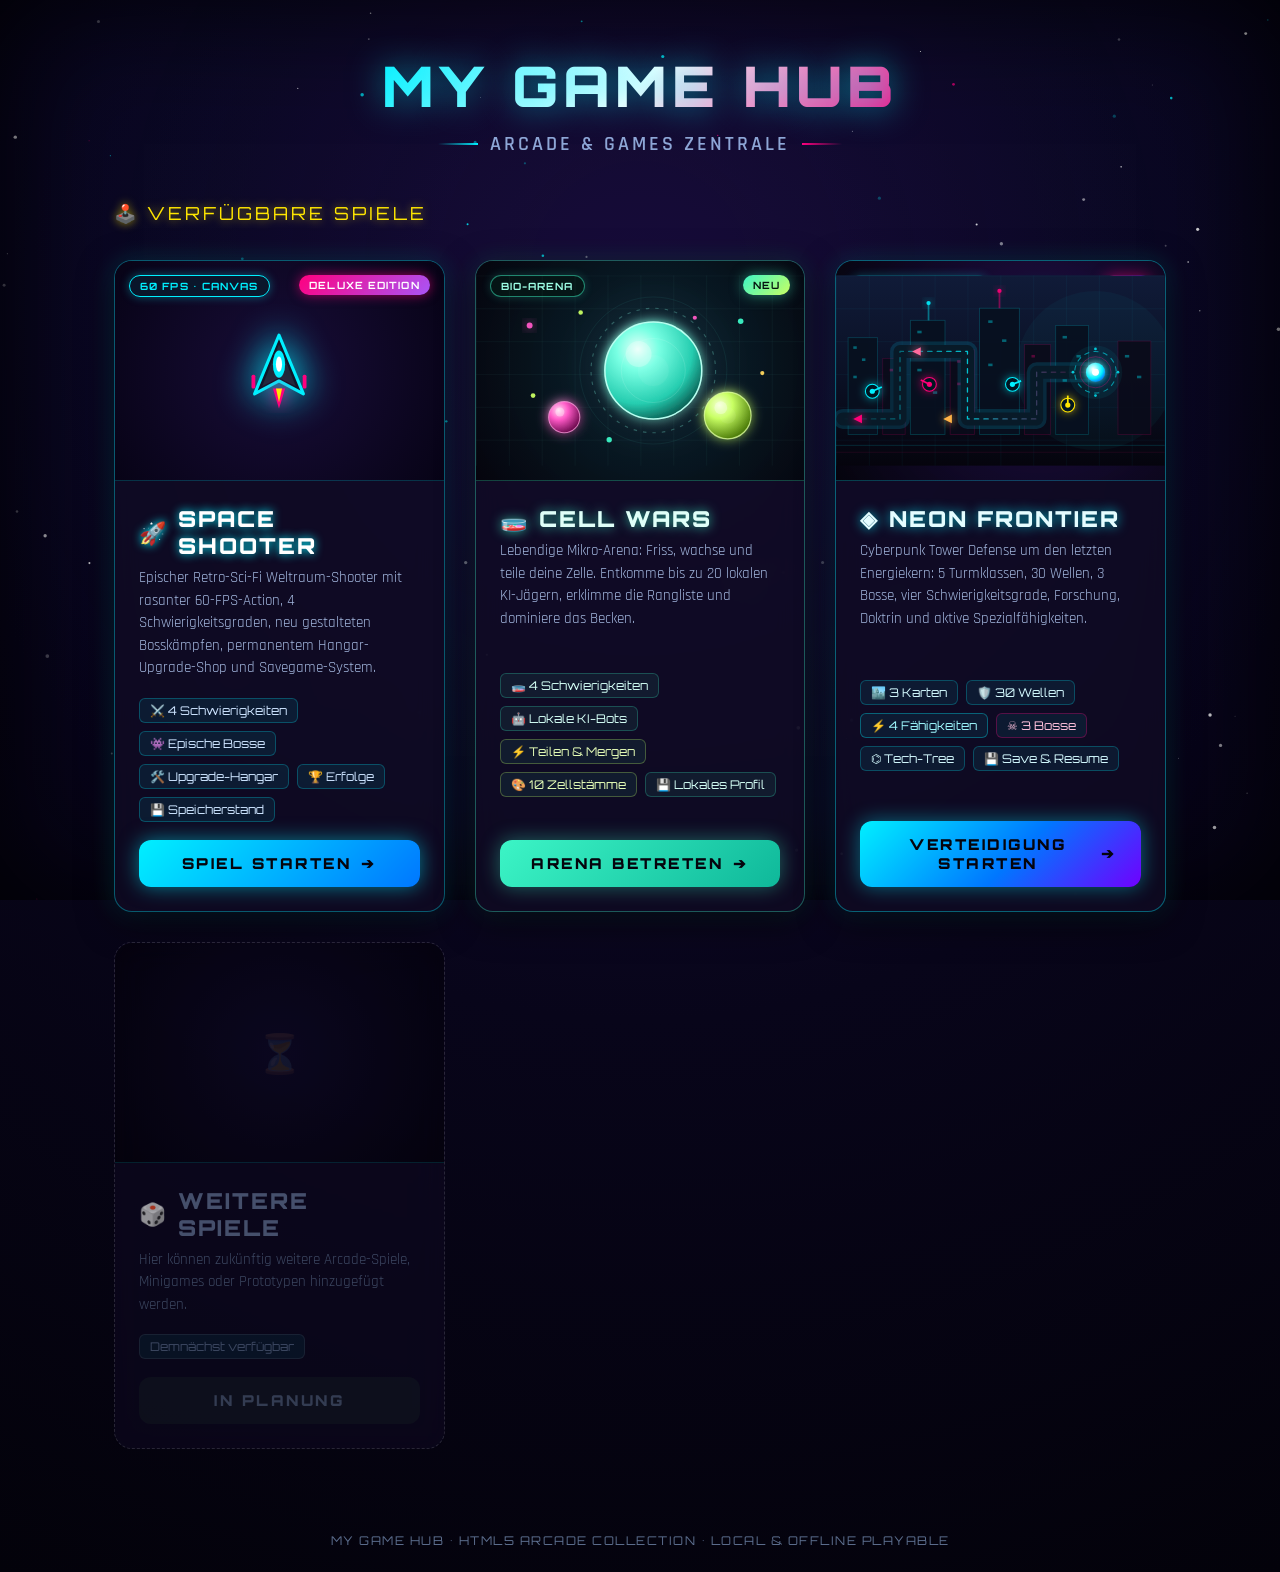
<file: index.html>
<!DOCTYPE html>
<html lang="de">
<head>
  <meta charset="UTF-8">
  <meta name="viewport" content="width=device-width, initial-scale=1.0">
  <title>My Game Hub - Arcade & Games</title>
  <link rel="preconnect" href="https://fonts.googleapis.com">
  <link rel="preconnect" href="https://fonts.gstatic.com" crossorigin>
  <link href="https://fonts.googleapis.com/css2?family=Orbitron:wght@500;700;900&family=Rajdhani:wght@500;600;700&display=swap" rel="stylesheet">
  <style>
    :root {
      --primary: #00f0ff;
      --secondary: #ff007f;
      --accent: #ffe600;
      --success: #39ff14;
      --dark-bg: #060412;
      --card-bg: rgba(16, 12, 36, 0.82);
      --border-glow: rgba(0, 240, 255, 0.35);
    }

    * {
      box-sizing: border-box;
      margin: 0;
      padding: 0;
      user-select: none;
    }

    body {
      min-height: 100vh;
      background: radial-gradient(circle at 50% 20%, #150d38 0%, #08051a 50%, #03020a 100%);
      font-family: 'Rajdhani', sans-serif;
      color: #fff;
      display: flex;
      flex-direction: column;
      align-items: center;
      position: relative;
      overflow-x: hidden;
    }

    /* Ambient animated canvas background */
    #bg-canvas {
      position: fixed;
      top: 0;
      left: 0;
      width: 100vw;
      height: 100vh;
      z-index: 0;
      pointer-events: none;
      opacity: 0.85;
    }

    /* Vignette & scanline */
    .vignette {
      position: fixed;
      top: 0;
      left: 0;
      width: 100%;
      height: 100%;
      pointer-events: none;
      box-shadow: inset 0 0 120px rgba(0, 0, 0, 0.85);
      z-index: 1;
    }

    /* Header */
    header {
      position: relative;
      z-index: 2;
      margin-top: 50px;
      margin-bottom: 45px;
      text-align: center;
      padding: 0 20px;
    }

    .hub-title {
      font-family: 'Orbitron', sans-serif;
      font-size: clamp(34px, 5vw, 56px);
      font-weight: 900;
      letter-spacing: 5px;
      background: linear-gradient(135deg, #00f0ff 0%, #ffffff 50%, #ff007f 100%);
      -webkit-background-clip: text;
      -webkit-text-fill-color: transparent;
      text-shadow: 0 0 35px rgba(0, 240, 255, 0.55);
      margin-bottom: 10px;
      text-transform: uppercase;
    }

    .hub-subtitle {
      font-family: 'Rajdhani', sans-serif;
      font-size: clamp(16px, 2vw, 20px);
      font-weight: 600;
      letter-spacing: 3px;
      color: #8da6d6;
      text-transform: uppercase;
      display: flex;
      align-items: center;
      justify-content: center;
      gap: 12px;
    }

    .hub-subtitle::before,
    .hub-subtitle::after {
      content: '';
      display: inline-block;
      width: 40px;
      height: 2px;
      background: linear-gradient(90deg, transparent, #00f0ff);
    }
    .hub-subtitle::after {
      background: linear-gradient(90deg, #ff007f, transparent);
    }

    /* Main Container */
    main {
      position: relative;
      z-index: 2;
      width: 100%;
      max-width: 1100px;
      padding: 0 24px 60px;
      display: flex;
      flex-direction: column;
      align-items: center;
      gap: 36px;
    }

    /* Section Header */
    .section-title {
      font-family: 'Orbitron', sans-serif;
      font-size: 18px;
      letter-spacing: 3px;
      color: #ffe600;
      text-shadow: 0 0 10px rgba(255, 230, 0, 0.6);
      align-self: flex-start;
      display: flex;
      align-items: center;
      gap: 8px;
    }

    /* Game Cards Grid */
    .games-grid {
      display: grid;
      grid-template-columns: repeat(auto-fit, minmax(320px, 1fr));
      gap: 30px;
      width: 100%;
    }

    /* Featured Game Card */
    .game-card {
      background: var(--card-bg);
      backdrop-filter: blur(14px);
      -webkit-backdrop-filter: blur(14px);
      border: 1.5px solid var(--border-glow);
      border-radius: 18px;
      overflow: hidden;
      box-shadow: 0 10px 35px rgba(0, 0, 0, 0.6), 0 0 25px rgba(0, 240, 255, 0.18);
      transition: all 0.35s cubic-bezier(0.18, 0.89, 0.32, 1.28);
      display: flex;
      flex-direction: column;
      position: relative;
      text-decoration: none;
      color: inherit;
    }

    .game-card:hover {
      transform: translateY(-8px) scale(1.02);
      border-color: #00f0ff;
      box-shadow: 0 15px 45px rgba(0, 0, 0, 0.75), 0 0 45px rgba(0, 240, 255, 0.45);
    }

    /* Visual Banner / Artwork Preview */
    .card-banner {
      width: 100%;
      height: 220px;
      position: relative;
      overflow: hidden;
      background: radial-gradient(circle at center, #180d38 0%, #070316 100%);
      display: flex;
      justify-content: center;
      align-items: center;
      border-bottom: 1px solid rgba(0, 240, 255, 0.2);
    }

    .banner-graphic {
      position: relative;
      width: 100%;
      height: 100%;
      display: flex;
      justify-content: center;
      align-items: center;
    }

    /* Stylized Mini Ship Art */
    .ship-icon {
      width: 78px;
      height: 84px;
      filter: drop-shadow(0 0 18px #00f0ff);
      transition: transform 0.35s ease;
      animation: float-ship 3s ease-in-out infinite alternate;
    }

    .game-card:hover .ship-icon {
      transform: scale(1.15) translateY(-6px);
      filter: drop-shadow(0 0 28px #00f0ff) drop-shadow(0 0 40px #ff007f);
    }

    @keyframes float-ship {
      from { transform: translateY(-4px); }
      to { transform: translateY(4px); }
    }

    .card-badge {
      position: absolute;
      top: 14px;
      right: 14px;
      max-width: calc(50% - 22px);
      overflow: hidden;
      white-space: nowrap;
      text-overflow: ellipsis;
      background: linear-gradient(135deg, #ff007f, #a855f7);
      color: #fff;
      font-family: 'Orbitron', monospace;
      font-size: 10px;
      font-weight: 700;
      letter-spacing: 1.1px;
      padding: 4px 10px;
      border-radius: 20px;
      box-shadow: 0 0 12px rgba(255, 0, 127, 0.6);
      text-transform: uppercase;
    }

    .card-badge.tag-60fps {
      right: auto;
      left: 14px;
      background: rgba(10, 25, 45, 0.85);
      border: 1px solid #00f0ff;
      color: #00f0ff;
      box-shadow: 0 0 10px rgba(0, 240, 255, 0.35);
    }

    /* Card Details */
    .card-content {
      padding: 24px;
      display: flex;
      flex-direction: column;
      flex: 1;
      justify-content: space-between;
      gap: 18px;
    }

    .game-title {
      font-family: 'Orbitron', sans-serif;
      font-size: 22px;
      font-weight: 900;
      letter-spacing: 2px;
      color: #fff;
      display: flex;
      align-items: center;
      gap: 10px;
      text-shadow: 0 0 10px var(--primary);
    }

    .game-desc {
      font-size: 15px;
      color: #a4b8df;
      line-height: 1.5;
    }

    .feature-tags {
      display: flex;
      flex-wrap: wrap;
      gap: 8px;
    }

    .feature-tag {
      background: rgba(0, 240, 255, 0.08);
      border: 1px solid rgba(0, 240, 255, 0.25);
      border-radius: 6px;
      padding: 4px 10px;
      font-size: 12px;
      font-family: 'Orbitron', monospace;
      color: #cde4ff;
    }

    /* Launch Button */
    .card-btn {
      background: linear-gradient(135deg, #00f0ff, #0077ff);
      color: #05040d;
      border: none;
      font-family: 'Orbitron', sans-serif;
      font-weight: 900;
      font-size: 15px;
      letter-spacing: 2.5px;
      padding: 14px 24px;
      border-radius: 12px;
      text-align: center;
      text-transform: uppercase;
      box-shadow: 0 0 20px rgba(0, 240, 255, 0.5);
      transition: all 0.2s ease;
      display: flex;
      align-items: center;
      justify-content: center;
      gap: 10px;
    }

    .game-card:hover .card-btn {
      background: linear-gradient(135deg, #4ef2ff, #0099ff);
      box-shadow: 0 0 30px rgba(0, 240, 255, 0.85);
      transform: scale(1.02);
    }

    /* CELL WARS — scoped bio-arena identity */
    .cellwars-card {
      border-color: rgba(60, 245, 198, 0.34);
      box-shadow: 0 10px 35px rgba(0, 0, 0, 0.6), 0 0 25px rgba(60, 245, 198, 0.14);
    }

    .cellwars-card:hover {
      border-color: #3cf5c6;
      box-shadow: 0 15px 45px rgba(0, 0, 0, 0.75), 0 0 45px rgba(60, 245, 198, 0.4);
    }

    .cellwars-banner {
      background:
        radial-gradient(circle at 54% 48%, rgba(30, 130, 112, 0.32) 0%, rgba(7, 24, 32, 0.9) 46%, #05040d 100%);
      border-bottom-color: rgba(60, 245, 198, 0.25);
    }

    .cellwars-card .card-badge {
      right: 14px;
      background: linear-gradient(135deg, #3cf5c6, #c8ff63);
      color: #04130f;
      box-shadow: 0 0 14px rgba(60, 245, 198, 0.5);
    }

    .cellwars-card .card-badge.tag-bio {
      right: auto;
      left: 14px;
      background: rgba(5, 24, 22, 0.82);
      border: 1px solid rgba(60, 245, 198, 0.5);
      color: #9effe6;
      box-shadow: 0 0 10px rgba(60, 245, 198, 0.2);
    }

    .cellwars-art {
      width: 100%;
      height: 100%;
      display: block;
      transition: transform 0.4s ease;
    }

    .cellwars-card:hover .cellwars-art {
      transform: scale(1.035);
    }

    .cellwars-cell-main,
    .cellwars-cell-lime,
    .cellwars-cell-magenta {
      transform-box: fill-box;
      transform-origin: center;
    }

    .cellwars-cell-main {
      animation: cellwars-float 4.6s ease-in-out infinite;
    }

    .cellwars-cell-lime {
      animation: cellwars-float 5.4s ease-in-out -1.4s infinite reverse;
    }

    .cellwars-cell-magenta {
      animation: cellwars-float 4.1s ease-in-out -2.2s infinite;
    }

    @keyframes cellwars-float {
      0%, 100% { transform: translateY(-3px) scale(1); }
      50% { transform: translateY(3px) scale(1.018); }
    }

    .cellwars-card .game-title {
      color: #dffff8;
      text-shadow: 0 0 12px rgba(60, 245, 198, 0.8);
    }

    .cellwars-card .card-btn {
      background: linear-gradient(135deg, #3cf5c6, #0fb89a);
      box-shadow: 0 0 20px rgba(60, 245, 198, 0.4);
    }

    .cellwars-card:hover .card-btn {
      background: linear-gradient(135deg, #9effe6, #3cf5c6);
      box-shadow: 0 0 30px rgba(60, 245, 198, 0.75);
    }

    .cellwars-card .feature-tag {
      background: rgba(60, 245, 198, 0.07);
      border-color: rgba(60, 245, 198, 0.24);
      color: #d4fff6;
    }

    .cellwars-card .tag-lime {
      border-color: rgba(200, 255, 99, 0.28);
      color: #e7ffb8;
    }

    /* NEON FRONTIER — scoped cyber-defense identity */
    .neonfrontier-card {
      border-color: rgba(0, 240, 255, 0.38);
      box-shadow: 0 10px 35px rgba(0, 0, 0, 0.6), 0 0 25px rgba(0, 240, 255, 0.16);
    }

    .neonfrontier-card:hover {
      border-color: #00f0ff;
      box-shadow: 0 15px 45px rgba(0, 0, 0, 0.75), 0 0 48px rgba(0, 240, 255, 0.4), 0 0 34px rgba(255, 0, 119, 0.16);
    }

    .neonfrontier-banner {
      background:
        radial-gradient(circle at 62% 42%, rgba(0, 240, 255, 0.16) 0%, rgba(30, 12, 66, 0.55) 35%, #05040d 100%);
      border-bottom-color: rgba(0, 240, 255, 0.24);
    }

    .neonfrontier-card .card-badge {
      right: 14px;
      background: linear-gradient(135deg, #ff0077, #7000ff);
      color: #fff;
      box-shadow: 0 0 14px rgba(255, 0, 119, 0.5);
    }

    .neonfrontier-card .card-badge.tag-td {
      right: auto;
      left: 14px;
      background: rgba(5, 17, 28, 0.86);
      border: 1px solid rgba(0, 240, 255, 0.5);
      color: #9ff9ff;
      box-shadow: 0 0 10px rgba(0, 240, 255, 0.22);
    }

    .neonfrontier-art {
      width: 100%;
      height: 100%;
      display: block;
      transition: transform 0.4s ease;
    }

    .neonfrontier-card:hover .neonfrontier-art {
      transform: scale(1.035);
    }

    .nf-hub-ring,
    .nf-hub-core {
      transform-box: fill-box;
      transform-origin: center;
    }

    .nf-hub-ring {
      animation: nf-hub-spin 20s linear infinite;
    }

    .nf-hub-core {
      animation: nf-hub-pulse 2.8s ease-in-out infinite;
    }

    @keyframes nf-hub-spin {
      to { transform: rotate(360deg); }
    }

    @keyframes nf-hub-pulse {
      0%, 100% { opacity: 0.82; transform: scale(0.96); }
      50% { opacity: 1; transform: scale(1.05); }
    }

    .neonfrontier-card .game-title {
      color: #e4fdff;
      text-shadow: 0 0 12px rgba(0, 240, 255, 0.75);
    }

    .neonfrontier-card .card-btn {
      background: linear-gradient(135deg, #00f0ff, #0077ff 55%, #7000ff);
      box-shadow: 0 0 20px rgba(0, 240, 255, 0.42);
    }

    .neonfrontier-card:hover .card-btn {
      background: linear-gradient(135deg, #7ffaff, #00c8ff 48%, #b26bff);
      box-shadow: 0 0 32px rgba(0, 240, 255, 0.78), 0 0 20px rgba(255, 0, 119, 0.2);
    }

    .neonfrontier-card .feature-tag {
      background: rgba(0, 240, 255, 0.07);
      border-color: rgba(0, 240, 255, 0.24);
      color: #d4faff;
    }

    .neonfrontier-card .tag-cyan {
      border-color: rgba(0, 240, 255, 0.34);
      color: #9ff9ff;
    }

    .neonfrontier-card .tag-pink {
      border-color: rgba(255, 0, 119, 0.3);
      color: #ffc1dc;
    }

    /* Placeholder Card for upcoming games */
    .game-card.placeholder {
      border: 1.5px dashed rgba(255, 255, 255, 0.2);
      box-shadow: none;
      opacity: 0.65;
      cursor: default;
    }

    .game-card.placeholder:hover {
      transform: none;
      border-color: rgba(255, 255, 255, 0.35);
      box-shadow: none;
    }

    /* Footer */
    footer {
      position: relative;
      z-index: 2;
      margin-top: auto;
      padding: 24px;
      text-align: center;
      font-family: 'Orbitron', monospace;
      font-size: 12px;
      letter-spacing: 1.5px;
      color: #5d6f8f;
    }
  </style>
</head>
<body>

  <!-- Animated Starfield Background -->
  <canvas id="bg-canvas"></canvas>
  <div class="vignette"></div>

  <!-- Header Section -->
  <header>
    <h1 class="hub-title">MY GAME HUB</h1>
    <div class="hub-subtitle">ARCADE & GAMES ZENTRALE</div>
  </header>

  <!-- Main Content -->
  <main>
    <div class="section-title">
      <span>🕹️</span> VERFÜGBARE SPIELE
    </div>

    <div class="games-grid">
      <!-- 1. Space Shooter Featured Card -->
      <a href="space-shooter/index.html" class="game-card">
        <div class="card-banner">
          <div class="card-badge tag-60fps">60 FPS • CANVAS</div>
          <div class="card-badge">DELUXE EDITION</div>
          <div class="banner-graphic">
            <svg class="ship-icon" viewBox="0 0 100 110" fill="none" xmlns="http://www.w3.org/2000/svg">
              <!-- Glow Wings -->
              <path d="M50 8L82 85L50 68L18 85L50 8Z" fill="#0f172a" stroke="#00f0ff" stroke-width="4" stroke-linejoin="round"/>
              <path d="M50 20L72 75L50 64L28 75L50 20Z" fill="#1e293b"/>
              <!-- Glowing Cockpit -->
              <ellipse cx="50" cy="46" rx="8" ry="18" fill="#00f0ff"/>
              <ellipse cx="50" cy="46" rx="4" ry="10" fill="#ffffff"/>
              <!-- Thruster Flame -->
              <path d="M42 78L50 104L58 78Z" fill="#ff007f" filter="drop-shadow(0 0 10px #ff007f)"/>
              <path d="M46 78L50 96L54 78Z" fill="#ffe600"/>
              <!-- Wingtip Guns -->
              <rect x="14" y="60" width="5" height="18" fill="#ff007f" rx="2"/>
              <rect x="81" y="60" width="5" height="18" fill="#ff007f" rx="2"/>
            </svg>
          </div>
        </div>

        <div class="card-content">
          <div>
            <div class="game-title">
              <span>🚀</span> SPACE SHOOTER
            </div>
            <p class="game-desc" style="margin-top: 8px;">
              Epischer Retro-Sci-Fi Weltraum-Shooter mit rasanter 60-FPS-Action, 4 Schwierigkeitsgraden, 
              neu gestalteten Bosskämpfen, permanentem Hangar-Upgrade-Shop und Savegame-System.
            </p>
          </div>

          <div class="feature-tags">
            <span class="feature-tag">⚔️ 4 Schwierigkeiten</span>
            <span class="feature-tag">👾 Epische Bosse</span>
            <span class="feature-tag">🛠️ Upgrade-Hangar</span>
            <span class="feature-tag">🏆 Erfolge</span>
            <span class="feature-tag">💾 Speicherstand</span>
          </div>

          <div class="card-btn">
            <span>SPIEL STARTEN</span>
            <span>➔</span>
          </div>
        </div>
      </a>

      <!-- 2. CELL WARS -->
      <a href="cell-wars/index.html" class="game-card cellwars-card">
        <div class="card-banner cellwars-banner">
          <div class="card-badge tag-bio">BIO-ARENA</div>
          <div class="card-badge">NEU</div>
          <div class="banner-graphic">
            <svg class="cellwars-art" viewBox="0 0 380 220" role="img" aria-label="Mikro-Arena mit leuchtenden Zellen und Nahrungspartikeln">
              <defs>
                <radialGradient id="cwHubCellA" cx="34%" cy="28%" r="78%">
                  <stop offset="0" stop-color="#e7fff9"/>
                  <stop offset="0.28" stop-color="#78ffe3"/>
                  <stop offset="0.72" stop-color="#26cdb0"/>
                  <stop offset="1" stop-color="#07594f"/>
                </radialGradient>
                <radialGradient id="cwHubCellLime" cx="32%" cy="28%" r="76%">
                  <stop offset="0" stop-color="#f4ffd2"/>
                  <stop offset="0.38" stop-color="#c8ff63"/>
                  <stop offset="1" stop-color="#4b7a08"/>
                </radialGradient>
                <radialGradient id="cwHubCellMagenta" cx="32%" cy="28%" r="76%">
                  <stop offset="0" stop-color="#ffd8f2"/>
                  <stop offset="0.4" stop-color="#ff59c7"/>
                  <stop offset="1" stop-color="#6c0a4e"/>
                </radialGradient>
                <pattern id="cwHubGrid" width="38" height="38" patternUnits="userSpaceOnUse">
                  <path d="M38 0H0V38" fill="none" stroke="#5ff5d9" stroke-opacity="0.09" stroke-width="1"/>
                </pattern>
                <filter id="cwHubGlow" x="-70%" y="-70%" width="240%" height="240%">
                  <feGaussianBlur stdDeviation="7" result="blur"/>
                  <feMerge>
                    <feMergeNode in="blur"/>
                    <feMergeNode in="SourceGraphic"/>
                  </feMerge>
                </filter>
              </defs>

              <rect width="380" height="220" fill="url(#cwHubGrid)"/>
              <circle cx="205" cy="110" r="72" fill="none" stroke="#8affea" stroke-opacity="0.28" stroke-width="1.3" stroke-dasharray="4 7"/>
              <circle cx="205" cy="110" r="85" fill="none" stroke="#5ff5d9" stroke-opacity="0.08" stroke-width="1"/>

              <g class="cellwars-cell-magenta" filter="url(#cwHubGlow)">
                <circle cx="102" cy="164" r="18" fill="url(#cwHubCellMagenta)" stroke="#ff9ade" stroke-opacity="0.75" stroke-width="1.2"/>
                <circle cx="97" cy="158" r="5.2" fill="#fff" opacity="0.35"/>
              </g>

              <g class="cellwars-cell-lime" filter="url(#cwHubGlow)">
                <circle cx="291" cy="162" r="27" fill="url(#cwHubCellLime)" stroke="#dcff9a" stroke-opacity="0.8" stroke-width="1.4"/>
                <circle cx="283" cy="153" r="7.4" fill="#fff" opacity="0.34"/>
                <circle cx="291" cy="162" r="9.5" fill="#f5ffd6" opacity="0.08"/>
              </g>

              <g class="cellwars-cell-main" filter="url(#cwHubGlow)">
                <circle cx="205" cy="110" r="56" fill="url(#cwHubCellA)" stroke="#b6fff0" stroke-width="1.8"/>
                <circle cx="205" cy="110" r="37" fill="none" stroke="#d8fff8" stroke-opacity="0.16" stroke-width="1"/>
                <circle cx="188" cy="91" r="15" fill="#fff" opacity="0.26"/>
                <circle cx="205" cy="110" r="18" fill="#eafffb" opacity="0.06"/>
              </g>

              <g opacity="0.95">
                <circle cx="62" cy="58" r="3.4" fill="#ff59c7" filter="url(#cwHubGlow)"/>
                <circle cx="121" cy="43" r="2.6" fill="#c8ff63"/>
                <circle cx="306" cy="53" r="3.2" fill="#3cf5c6"/>
                <circle cx="331" cy="113" r="2.4" fill="#ffd75e"/>
                <circle cx="66" cy="139" r="2.7" fill="#c8ff63"/>
                <circle cx="154" cy="190" r="3.1" fill="#3cf5c6"/>
                <circle cx="253" cy="49" r="2.4" fill="#ff59c7"/>
              </g>
            </svg>
          </div>
        </div>

        <div class="card-content">
          <div>
            <div class="game-title">
              <span>🧫</span> CELL WARS
            </div>
            <p class="game-desc" style="margin-top: 8px;">
              Lebendige Mikro-Arena: Friss, wachse und teile deine Zelle. Entkomme bis zu 20
              lokalen KI-Jägern, erklimme die Rangliste und dominiere das Becken.
            </p>
          </div>

          <div class="feature-tags">
            <span class="feature-tag">🧫 4 Schwierigkeiten</span>
            <span class="feature-tag">🤖 Lokale KI-Bots</span>
            <span class="feature-tag tag-lime">⚡ Teilen &amp; Mergen</span>
            <span class="feature-tag tag-lime">🎨 10 Zellstämme</span>
            <span class="feature-tag">💾 Lokales Profil</span>
          </div>

          <div class="card-btn">
            <span>ARENA BETRETEN</span>
            <span>➔</span>
          </div>
        </div>
      </a>

      <!-- 3. NEON FRONTIER: LAST DEFENSE -->
      <a href="neon-frontier/index.html" class="game-card neonfrontier-card">
        <div class="card-banner neonfrontier-banner">
          <div class="card-badge tag-td">TOWER DEFENSE</div>
          <div class="card-badge">NEU</div>
          <div class="banner-graphic">
            <svg class="neonfrontier-art" viewBox="0 0 380 220" role="img" aria-label="Cyberpunk-Stadt mit Verteidigungsroute, Türmen und Energiekern">
              <defs>
                <linearGradient id="nfHubSky" x1="0" y1="0" x2="0" y2="1">
                  <stop offset="0" stop-color="#101b38"/>
                  <stop offset="0.55" stop-color="#0a1024"/>
                  <stop offset="1" stop-color="#05040d"/>
                </linearGradient>
                <radialGradient id="nfHubCore" cx="38%" cy="34%" r="70%">
                  <stop offset="0" stop-color="#ffffff"/>
                  <stop offset="0.28" stop-color="#9ffcff"/>
                  <stop offset="0.7" stop-color="#00f0ff"/>
                  <stop offset="1" stop-color="#0077ff"/>
                </radialGradient>
                <linearGradient id="nfHubBeam" x1="0" y1="0" x2="1" y2="0">
                  <stop offset="0" stop-color="#00f0ff" stop-opacity="0"/>
                  <stop offset="0.5" stop-color="#00f0ff" stop-opacity="0.8"/>
                  <stop offset="1" stop-color="#ff0077" stop-opacity="0"/>
                </linearGradient>
                <pattern id="nfHubGrid" width="38" height="38" patternUnits="userSpaceOnUse">
                  <path d="M38 0H0V38" fill="none" stroke="#00f0ff" stroke-opacity="0.08" stroke-width="1"/>
                </pattern>
                <filter id="nfHubGlow" x="-80%" y="-80%" width="260%" height="260%">
                  <feGaussianBlur stdDeviation="5" result="blur"/>
                  <feMerge>
                    <feMergeNode in="blur"/>
                    <feMergeNode in="SourceGraphic"/>
                  </feMerge>
                </filter>
              </defs>

              <rect width="380" height="220" fill="url(#nfHubSky)"/>
              <rect width="380" height="220" fill="url(#nfHubGrid)"/>
              <circle cx="300" cy="110" r="92" fill="#00f0ff" opacity="0.035"/>

              <!-- Skyline -->
              <g opacity="0.92">
                <rect x="14" y="72" width="34" height="112" fill="#07101f" stroke="#00f0ff" stroke-opacity="0.2"/>
                <rect x="54" y="96" width="26" height="88" fill="#0a0b1a" stroke="#ff0077" stroke-opacity="0.18"/>
                <rect x="86" y="52" width="40" height="132" fill="#07101f" stroke="#00f0ff" stroke-opacity="0.22"/>
                <rect x="132" y="86" width="28" height="98" fill="#0a0b1a" stroke="#ff0077" stroke-opacity="0.2"/>
                <rect x="166" y="38" width="46" height="146" fill="#07101f" stroke="#00f0ff" stroke-opacity="0.22"/>
                <rect x="218" y="80" width="30" height="104" fill="#0a0b1a" stroke="#ff0077" stroke-opacity="0.18"/>
                <rect x="254" y="58" width="38" height="126" fill="#07101f" stroke="#00f0ff" stroke-opacity="0.2"/>
                <rect x="326" y="76" width="38" height="108" fill="#0a0b1a" stroke="#ff0077" stroke-opacity="0.18"/>
                <g fill="#00f0ff" opacity="0.4">
                  <rect x="20" y="82" width="4" height="3"/><rect x="30" y="96" width="4" height="3"/>
                  <rect x="20" y="116" width="4" height="3"/><rect x="36" y="136" width="4" height="3"/>
                  <rect x="94" y="64" width="5" height="3"/><rect x="108" y="82" width="5" height="3"/>
                  <rect x="94" y="108" width="5" height="3"/><rect x="112" y="134" width="5" height="3"/>
                  <rect x="176" y="52" width="5" height="3"/><rect x="192" y="74" width="5" height="3"/>
                  <rect x="176" y="102" width="5" height="3"/><rect x="198" y="130" width="5" height="3"/>
                  <rect x="262" y="70" width="5" height="3"/><rect x="278" y="92" width="5" height="3"/>
                  <rect x="262" y="120" width="5" height="3"/><rect x="334" y="92" width="5" height="3"/>
                  <rect x="348" y="116" width="5" height="3"/>
                </g>
                <g fill="#ff0077" opacity="0.34">
                  <rect x="62" y="108" width="4" height="3"/><rect x="70" y="132" width="4" height="3"/>
                  <rect x="140" y="98" width="4" height="3"/><rect x="140" y="124" width="4" height="3"/>
                  <rect x="226" y="92" width="4" height="3"/><rect x="232" y="120" width="4" height="3"/>
                </g>
                <rect x="106" y="34" width="2" height="18" fill="#00f0ff" opacity="0.45"/>
                <circle cx="107" cy="32" r="2.5" fill="#00f0ff" filter="url(#nfHubGlow)"/>
                <rect x="188" y="20" width="2" height="18" fill="#ff0077" opacity="0.5"/>
                <circle cx="189" cy="18" r="2.5" fill="#ff0077" filter="url(#nfHubGlow)"/>
              </g>

              <!-- Defense route -->
              <polyline points="8,166 74,166 74,88 152,88 152,166 232,166 232,112 300,112" fill="none" stroke="#00c9e8" stroke-opacity="0.16" stroke-width="23" stroke-linecap="round" stroke-linejoin="round"/>
              <polyline points="8,166 74,166 74,88 152,88 152,166 232,166 232,112 300,112" fill="none" stroke="#081a28" stroke-width="15" stroke-linecap="round" stroke-linejoin="round"/>
              <polyline points="8,166 74,166 74,88 152,88 152,166 232,166 232,112 300,112" fill="none" stroke="url(#nfHubBeam)" stroke-width="1.5" stroke-dasharray="5 6" stroke-linecap="round" stroke-linejoin="round"/>

              <!-- Defense turrets -->
              <g filter="url(#nfHubGlow)">
                <g transform="translate(42 134)">
                  <circle r="8" fill="#061522" stroke="#00f0ff" stroke-width="1.2"/>
                  <circle r="3" fill="#00f0ff"/><path d="M0 0L11 -5" stroke="#00f0ff" stroke-width="2"/>
                </g>
                <g transform="translate(108 126)">
                  <circle r="8" fill="#061522" stroke="#ff0077" stroke-width="1.2"/>
                  <circle r="3" fill="#ff0077"/><path d="M0 0L-10 -5" stroke="#ff0077" stroke-width="2"/>
                </g>
                <g transform="translate(204 126)">
                  <circle r="8" fill="#061522" stroke="#00f0ff" stroke-width="1.2"/>
                  <circle r="3" fill="#00f0ff"/><path d="M0 0L10 -4" stroke="#00f0ff" stroke-width="2"/>
                </g>
                <g transform="translate(268 150)">
                  <circle r="8" fill="#061522" stroke="#ffe600" stroke-width="1.2"/>
                  <circle r="3" fill="#ffe600"/><path d="M0 0L0 -11" stroke="#ffe600" stroke-width="2"/>
                </g>
              </g>

              <!-- Incoming machines -->
              <g filter="url(#nfHubGlow)">
                <path d="M20 166L30 161L30 171Z" fill="#ff0077"/>
                <path d="M88 88L98 83L98 93Z" fill="#ff6b9d"/>
                <path d="M124 166L134 161L134 171Z" fill="#ffb347"/>
              </g>

              <!-- Energy core -->
              <g transform="translate(300 112)">
                <circle r="31" fill="#00f0ff" opacity="0.06"/>
                <circle class="nf-hub-ring" r="24" fill="none" stroke="#00f0ff" stroke-opacity="0.55" stroke-width="1.2" stroke-dasharray="6 5"/>
                <circle r="18" fill="none" stroke="#ff0077" stroke-opacity="0.36" stroke-width="1"/>
                <circle class="nf-hub-core" r="11" fill="url(#nfHubCore)" filter="url(#nfHubGlow)"/>
                <circle r="4" fill="#ffffff"/>
                <g fill="#00f0ff" opacity="0.8">
                  <circle cx="0" cy="-27" r="1.6"/><circle cx="26" cy="0" r="1.6"/>
                  <circle cx="0" cy="27" r="1.6"/><circle cx="-26" cy="0" r="1.6"/>
                </g>
              </g>

              <!-- Scanline accents -->
              <rect x="0" y="196" width="380" height="1" fill="#00f0ff" opacity="0.16"/>
              <rect x="0" y="204" width="380" height="1" fill="#ff0077" opacity="0.1"/>
            </svg>
          </div>
        </div>

        <div class="card-content">
          <div>
            <div class="game-title">
              <span>◈</span> NEON FRONTIER
            </div>
            <p class="game-desc" style="margin-top: 8px;">
              Cyberpunk Tower Defense um den letzten Energiekern: 5 Turmklassen, 30 Wellen,
              3 Bosse, vier Schwierigkeitsgrade, Forschung, Doktrin und aktive Spezialfähigkeiten.
            </p>
          </div>

          <div class="feature-tags">
            <span class="feature-tag">🏙️ 3 Karten</span>
            <span class="feature-tag">🛡️ 30 Wellen</span>
            <span class="feature-tag tag-cyan">⚡ 4 Fähigkeiten</span>
            <span class="feature-tag tag-pink">☠ 3 Bosse</span>
            <span class="feature-tag">⌬ Tech-Tree</span>
            <span class="feature-tag">💾 Save &amp; Resume</span>
          </div>

          <div class="card-btn">
            <span>VERTEIDIGUNG STARTEN</span>
            <span>➔</span>
          </div>
        </div>
      </a>

      <!-- 4. Placeholder Card for Future Games -->
      <div class="game-card placeholder">
        <div class="card-banner" style="background: radial-gradient(circle, #0e0a24 0%, #04020a 100%);">
          <div style="font-family:'Orbitron'; font-size: 38px; color: rgba(255,255,255,0.15);">
            ⏳
          </div>
        </div>

        <div class="card-content">
          <div>
            <div class="game-title" style="color: #68799c; text-shadow: none;">
              <span>🎲</span> WEITERE SPIELE
            </div>
            <p class="game-desc" style="margin-top: 8px; color: #5a6b8c;">
              Hier können zukünftig weitere Arcade-Spiele, Minigames oder Prototypen hinzugefügt werden.
            </p>
          </div>

          <div class="feature-tags">
            <span class="feature-tag" style="border-color: rgba(255,255,255,0.1); color: #5a6b8c;">Demnächst verfügbar</span>
          </div>

          <div class="card-btn" style="background: #141724; color: #4e5b77; box-shadow: none; cursor: default;">
            IN PLANUNG
          </div>
        </div>
      </div>

    </div>
  </main>

  <!-- Footer -->
  <footer>
    MY GAME HUB • HTML5 ARCADE COLLECTION • LOCAL & OFFLINE PLAYABLE
  </footer>

  <script>
    // Subtle interactive starfield canvas in the background
    const canvas = document.getElementById('bg-canvas');
    const ctx = canvas.getContext('2d');

    let width = canvas.width = window.innerWidth;
    let height = canvas.height = window.innerHeight;

    window.addEventListener('resize', () => {
      width = canvas.width = window.innerWidth;
      height = canvas.height = window.innerHeight;
      initStars();
    });

    let stars = [];
    function initStars() {
      stars = [];
      const count = Math.floor((width * height) / 9000);
      for (let i = 0; i < count; i++) {
        stars.push({
          x: Math.random() * width,
          y: Math.random() * height,
          radius: Math.random() * 1.5 + 0.4,
          speed: Math.random() * 0.4 + 0.15,
          twinkle: Math.random() * Math.PI * 2,
          color: Math.random() > 0.8 ? '#00f0ff' : (Math.random() > 0.85 ? '#ff007f' : '#ffffff')
        });
      }
    }
    initStars();

    function render() {
      ctx.clearRect(0, 0, width, height);

      // Deep space nebula glow
      const grad = ctx.createRadialGradient(width * 0.5, height * 0.3, 100, width * 0.5, height * 0.3, width * 0.8);
      grad.addColorStop(0, 'rgba(40, 15, 75, 0.2)');
      grad.addColorStop(0.5, 'rgba(10, 25, 60, 0.1)');
      grad.addColorStop(1, 'transparent');
      ctx.fillStyle = grad;
      ctx.fillRect(0, 0, width, height);

      // Draw twinkling stars
      stars.forEach(s => {
        s.y += s.speed;
        s.twinkle += 0.03;
        if (s.y > height) {
          s.y = 0;
          s.x = Math.random() * width;
        }

        const alpha = 0.3 + 0.7 * (0.5 + 0.5 * Math.sin(s.twinkle));
        ctx.save();
        ctx.globalAlpha = alpha;
        ctx.fillStyle = s.color;
        ctx.beginPath();
        ctx.arc(s.x, s.y, s.radius, 0, Math.PI * 2);
        ctx.fill();
        ctx.restore();
      });

      requestAnimationFrame(render);
    }
    render();
  </script>
</body>
</html>
</file>
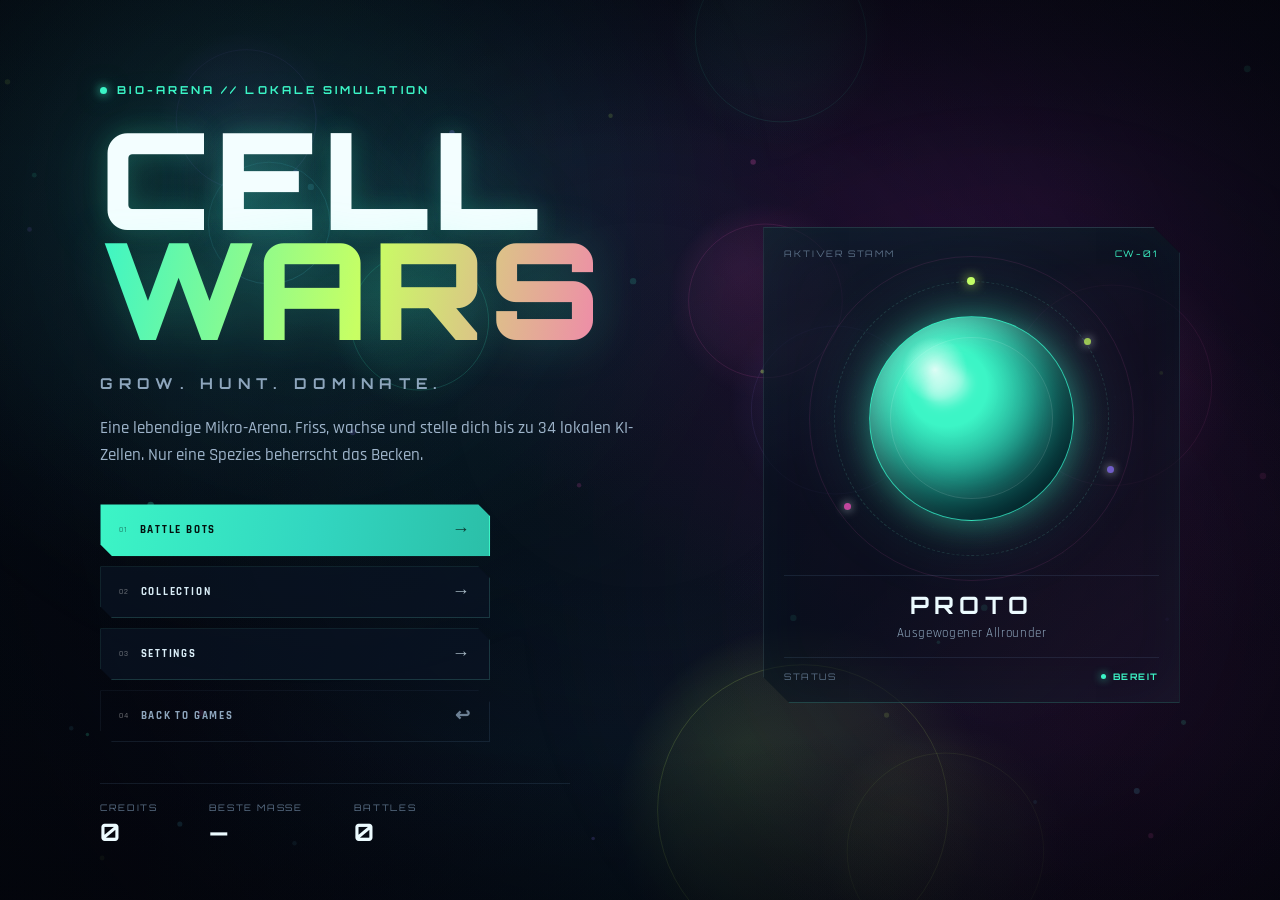
<file: cell-wars/index.html>
<!DOCTYPE html>
<html lang="de">
<head>
  <meta charset="UTF-8">
  <meta name="viewport" content="width=device-width, initial-scale=1.0, maximum-scale=1.0, user-scalable=no">
  <meta name="theme-color" content="#05070e">
  <title>CELL WARS — Deluxe Browser Edition</title>
  <link rel="preconnect" href="https://fonts.googleapis.com">
  <link rel="preconnect" href="https://fonts.gstatic.com" crossorigin>
  <link href="https://fonts.googleapis.com/css2?family=Orbitron:wght@500;700;900&family=Rajdhani:wght@500;600;700&display=swap" rel="stylesheet">
  <link rel="stylesheet" href="style.css">
</head>
<body>
  <div id="cw-app" class="cw-app">

    <!-- Ambient menu background -->
    <canvas id="cw-menu-bg" class="cw-menu-bg" aria-hidden="true"></canvas>
    <div class="cw-ambient" aria-hidden="true"></div>

    <!-- Game canvas -->
    <canvas id="cw-canvas" class="cw-game-canvas" aria-hidden="true"></canvas>
    <div class="cw-vignette" aria-hidden="true"></div>

    <!-- In-game HUD -->
    <div id="cw-hud" class="cw-hud" aria-hidden="true">
      <div class="cw-hud-top">
        <div class="cw-hud-cluster">
          <div class="cw-hud-name"><span class="cw-status-dot"></span><span id="cw-hud-player-name">PILOT</span></div>
          <div class="cw-hud-massline">
            <span class="cw-hud-label">BIOMASSE</span>
            <strong id="cw-hud-mass">100</strong>
          </div>
          <div class="cw-hud-meta">
            <span>RANG <b id="cw-hud-rank">#--</b></span>
            <span>ZEIT <b id="cw-hud-time">0:00</b></span>
            <span>KILLS <b id="cw-hud-kills">0</b></span>
          </div>
        </div>
        <button type="button" id="cw-btn-pause" class="cw-icon-btn" aria-label="Pause" title="Pause (ESC)">
          <svg viewBox="0 0 24 24" aria-hidden="true"><rect x="6" y="5" width="4" height="14" rx="1"/><rect x="14" y="5" width="4" height="14" rx="1"/></svg>
        </button>
      </div>

      <aside class="cw-leaderboard cw-glass" aria-label="Rangliste">
        <header><span>RANGLISTE</span><span class="cw-live-dot"></span></header>
        <ol id="cw-leaderboard-list"></ol>
      </aside>

      <div class="cw-minimap cw-glass">
        <span class="cw-minimap-label">RADAR</span>
        <canvas id="cw-minimap-canvas" width="152" height="152"></canvas>
      </div>

      <div id="cw-controls-hint" class="cw-hint cw-glass">
        <span class="cw-hint-desktop"><b>MAUS / PFEILE</b> BEWEGEN &nbsp;·&nbsp; <b>LEER / KLICK</b> TEILEN &nbsp;·&nbsp; <b>W</b> MASSE AUSSTOSSEN &nbsp;·&nbsp; <b>ESC</b> PAUSE</span>
        <span class="cw-hint-touch"><b>ZIEHEN</b> BEWEGEN &nbsp;·&nbsp; <b>SPLIT</b> TEILEN &nbsp;·&nbsp; <b>W</b> MASSE</span>
      </div>

      <button type="button" id="cw-btn-touch-split" class="cw-touch-split" aria-label="Zelle teilen">SPLIT</button>
      <button type="button" id="cw-btn-touch-eject" class="cw-touch-eject" aria-label="Masse ausstoßen">W</button>
    </div>

    <!-- Screens -->
    <main class="cw-screens">
      <section id="cw-screen-menu" class="cw-screen is-active" aria-label="Hauptmenü">
        <div class="cw-menu-shell">
          <div class="cw-menu-main">
            <div class="cw-brandline"><span class="cw-status-dot"></span> BIO-ARENA // LOKALE SIMULATION</div>
            <h1 class="cw-logo"><span class="cw-logo-cell">CELL</span><span class="cw-logo-wars">WARS</span></h1>
            <p class="cw-tagline">GROW. HUNT. DOMINATE.</p>
            <p class="cw-lede">Eine lebendige Mikro-Arena. Friss, wachse und stelle dich bis zu 34 lokalen KI-Zellen. Nur eine Spezies beherrscht das Becken.</p>

            <nav class="cw-menu-actions" aria-label="Hauptmenü">
              <button type="button" id="cw-btn-play" class="cw-btn cw-btn-primary">
                <span class="cw-btn-index">01</span><span class="cw-btn-text">BATTLE BOTS</span><span class="cw-btn-arrow">→</span>
              </button>
              <button type="button" id="cw-btn-collection" class="cw-btn cw-btn-secondary">
                <span class="cw-btn-index">02</span><span class="cw-btn-text">COLLECTION</span><span class="cw-btn-arrow">→</span>
              </button>
              <button type="button" id="cw-btn-settings" class="cw-btn cw-btn-secondary">
                <span class="cw-btn-index">03</span><span class="cw-btn-text">SETTINGS</span><span class="cw-btn-arrow">→</span>
              </button>
              <a href="../index.html" class="cw-btn cw-btn-ghost">
                <span class="cw-btn-index">04</span><span class="cw-btn-text">BACK TO GAMES</span><span class="cw-btn-arrow">↩</span>
              </a>
            </nav>

            <div class="cw-menu-stats">
              <div><span>CREDITS</span><b id="cw-menu-coins">0</b></div>
              <div><span>BESTE MASSE</span><b id="cw-menu-best">0</b></div>
              <div><span>BATTLES</span><b id="cw-menu-games">0</b></div>
            </div>
          </div>

          <aside class="cw-specimen" aria-label="Aktiver Zellstamm">
            <div class="cw-specimen-head"><span>AKTIVER STAMM</span><span id="cw-menu-skin-code">CW-01</span></div>
            <div class="cw-orb-stage">
              <span class="cw-orb-ring r1"></span>
              <span class="cw-orb-ring r2"></span>
              <div class="cw-orb-orbit"><span class="cw-orb-moon"></span></div>
              <div class="cw-orb" id="cw-menu-orb"><span class="cw-orb-core"></span></div>
              <span class="cw-orb-food f1"></span><span class="cw-orb-food f2"></span><span class="cw-orb-food f3"></span>
            </div>
            <div class="cw-specimen-info">
              <strong id="cw-menu-skin-name">PROTO</strong>
              <span id="cw-menu-skin-desc">Ausgewogener Allrounder</span>
            </div>
            <div class="cw-specimen-foot">
              <span class="cw-mini-label">STATUS</span><b class="cw-ready">BEREIT</b>
            </div>
          </aside>
        </div>
        <footer class="cw-menu-foot">
          <span>LOKALE KI-BOTS · KEIN ONLINE-MULTIPLAYER</span>
          <span>FORTSCHRITT WIRD LOKAL GESPEICHERT</span>
        </footer>
      </section>

      <section id="cw-screen-setup" class="cw-screen" aria-label="Battle Setup">
        <div class="cw-page">
          <header class="cw-page-head">
            <button type="button" id="cw-setup-back" class="cw-back">← ZURÜCK</button>
            <span class="cw-page-kicker">BATTLE SETUP // LOKALE ARENA</span>
          </header>

          <div class="cw-setup-grid">
            <div class="cw-panel cw-setup-main">
              <label class="cw-field-label" for="cw-name-input">PILOTENNAME</label>
              <div class="cw-input-wrap">
                <span class="cw-input-prefix">ID</span>
                <input id="cw-name-input" class="cw-input" type="text" maxlength="14" autocomplete="off" spellcheck="false" placeholder="PILOT">
              </div>

              <div class="cw-section-label">SCHWIERIGKEITSGRAD</div>
              <div id="cw-difficulty-grid" class="cw-difficulty-grid"></div>

              <button type="button" id="cw-btn-start" class="cw-btn cw-btn-primary cw-btn-wide">
                <span class="cw-btn-text">BATTLE STARTEN</span><span class="cw-btn-arrow">→</span>
              </button>
              <p class="cw-micro">Deine Gegner sind lokale KI-Bots. Kein Netzwerk, keine Accounts.</p>
            </div>

            <aside class="cw-panel cw-setup-side">
              <span class="cw-kicker">DEIN STAMM</span>
              <div class="cw-setup-orb-wrap">
                <div class="cw-mini-orb" id="cw-setup-orb"></div>
              </div>
              <strong id="cw-setup-skin-name" class="cw-setup-skin-name">PROTO</strong>
              <span id="cw-setup-skin-desc" class="cw-setup-skin-desc">Ausgewogener Allrounder</span>

              <div class="cw-setup-facts">
                <div><span>BESTE MASSE</span><b id="cw-setup-best">0</b></div>
                <div><span>CREDITS</span><b id="cw-setup-coins">0</b></div>
              </div>

              <ul class="cw-rules">
                <li><b>Nahrung</b> einsammeln lässt dich wachsen. Große Pellets sind selten und wertvoll.</li>
                <li><b>Größere Zellen</b> fressen kleinere.</li>
                <li><b>Leertaste</b> teilt deine Zelle, <b>W</b> stößt Masse aus.</li>
                <li><b>Stachel-Kreise</b> schützen kleine Zellen; <b>Viren</b> lassen große Zellen platzen.</li>
              </ul>
            </aside>
          </div>
        </div>
      </section>

      <section id="cw-screen-collection" class="cw-screen" aria-label="Collection">
        <div class="cw-page">
          <header class="cw-page-head">
            <button type="button" id="cw-collection-back" class="cw-back">← ZURÜCK</button>
            <span class="cw-page-kicker">COLLECTION // ZELLSTÄMME</span>
            <div class="cw-currency">CREDITS <b id="cw-collection-coins">0</b></div>
          </header>
          <p class="cw-page-lede">Verdiene Credits in Battle Bots und schalte neue Zellfarben frei. Freigeschaltete Stämme bleiben lokal gespeichert.</p>
          <div id="cw-skin-grid" class="cw-skin-grid"></div>
        </div>
      </section>

      <section id="cw-screen-settings" class="cw-screen" aria-label="Einstellungen">
        <div class="cw-page cw-page-narrow">
          <header class="cw-page-head">
            <button type="button" id="cw-settings-back" class="cw-back">← ZURÜCK</button>
            <span class="cw-page-kicker">SETTINGS // SYSTEM</span>
          </header>

          <div class="cw-panel cw-settings-panel">
            <div class="cw-settings-group">
              <div class="cw-section-label">AUDIO</div>
              <div class="cw-setting-row">
                <div><label for="cw-set-sfx">SOUNDEFFEKTE</label><small>Treffer, Teilen, Menüs</small></div>
                <div class="cw-slider-wrap"><input id="cw-set-sfx" type="range" min="0" max="1" step="0.05"><span id="cw-set-sfx-val">70%</span></div>
              </div>
              <div class="cw-setting-row">
                <div><label for="cw-set-music">AMBIENT-MUSIK</label><small>Lokaler Synth-Klangteppich</small></div>
                <div class="cw-slider-wrap"><input id="cw-set-music" type="range" min="0" max="1" step="0.05"><span id="cw-set-music-val">30%</span></div>
              </div>
            </div>

            <div class="cw-settings-group">
              <div class="cw-section-label">DARSTELLUNG</div>
              <div class="cw-setting-row">
                <div><label>PARTIKEL &amp; EFFEKTE</label><small>Funken, Schockwellen, Screenshake</small></div>
                <button type="button" id="cw-set-particles" class="cw-toggle" aria-pressed="true">AN</button>
              </div>
              <div class="cw-setting-row">
                <div><label>STEUERUNGSHINWEISE</label><small>Hinweisleiste im Battle</small></div>
                <button type="button" id="cw-set-hints" class="cw-toggle" aria-pressed="true">AN</button>
              </div>
              <div class="cw-setting-row cw-setting-row-top">
                <div><label>QUALITÄT</label><small id="cw-set-quality-desc">900 Nahrung · volle Effekte · DPR 2</small></div>
                <div id="cw-quality-group" class="cw-segmented">
                  <button type="button" data-quality="low">LOW</button>
                  <button type="button" data-quality="medium">MED</button>
                  <button type="button" data-quality="high">HIGH</button>
                </div>
              </div>
              <div class="cw-setting-row">
                <div><label>VOLLBILD</label><small>Browser Fullscreen API</small></div>
                <button type="button" id="cw-btn-fullscreen" class="cw-toggle">AKTIVIEREN</button>
              </div>
            </div>

            <div class="cw-settings-group">
              <div class="cw-section-label">STEUERUNG</div>
              <div class="cw-controls-grid">
                <div><span>MAUS</span><b>Richtung</b></div>
                <div><span>PFEILTASTEN</span><b>Richtung</b></div>
                <div><span>LEER / LINKSKLICK</span><b>Zelle teilen</b></div>
                <div><span>W</span><b>Masse ausstoßen</b></div>
                <div><span>ESC</span><b>Pause</b></div>
              </div>
              <p class="cw-micro">Alle Einstellungen werden lokal in deinem Browser gespeichert.</p>
            </div>
          </div>
        </div>
      </section>

      <section id="cw-screen-pause" class="cw-screen cw-overlay" aria-label="Pause">
        <div class="cw-modal">
          <span class="cw-kicker">SIMULATION ANGEHALTEN</span>
          <h2 class="cw-modal-title">PAUSE</h2>
          <div class="cw-pause-stats">
            <div><span>MASSE</span><b id="cw-pause-mass">100</b></div>
            <div><span>RANG</span><b id="cw-pause-rank">#--</b></div>
            <div><span>ZEIT</span><b id="cw-pause-time">0:00</b></div>
          </div>
          <div class="cw-modal-actions">
            <button type="button" id="cw-btn-resume" class="cw-btn cw-btn-primary"><span class="cw-btn-text">FORTSETZEN</span><span class="cw-btn-arrow">→</span></button>
            <button type="button" id="cw-btn-restart" class="cw-btn cw-btn-secondary"><span class="cw-btn-text">NEUSTART</span><span class="cw-btn-arrow">↻</span></button>
            <button type="button" id="cw-btn-pause-settings" class="cw-btn cw-btn-secondary"><span class="cw-btn-text">EINSTELLUNGEN</span><span class="cw-btn-arrow">→</span></button>
            <button type="button" id="cw-btn-quit" class="cw-btn cw-btn-ghost"><span class="cw-btn-text">HAUPTMENÜ</span><span class="cw-btn-arrow">↩</span></button>
          </div>
        </div>
      </section>

      <section id="cw-screen-gameover" class="cw-screen cw-overlay" aria-label="Ergebnis">
        <div class="cw-modal cw-results">
          <span class="cw-kicker" id="cw-res-kicker">RUN TERMINATED</span>
          <h2 class="cw-modal-title" id="cw-res-title">VERSCHLUNGEN.</h2>
          <p class="cw-res-sub" id="cw-res-sub">Die Arena hat dich gefressen. Wachse beim nächsten Lauf klüger.</p>

          <div class="cw-result-grid">
            <div><span>ÜBERLEBENSZEIT</span><b id="cw-res-time">0:00</b></div>
            <div><span>MAX. MASSE</span><b id="cw-res-mass">0</b></div>
            <div><span>GEFRESSEN</span><b id="cw-res-kills">0</b></div>
            <div><span>PLATZIERUNG</span><b id="cw-res-rank">#--</b></div>
          </div>

          <div class="cw-bestline"><span>PERSÖNLICHE BESTLEISTUNG</span><b id="cw-res-best">0</b></div>
          <div class="cw-rewardline">+ <b id="cw-res-coins">0</b> CREDITS <span id="cw-res-newbest" class="cw-newbest">NEUER REKORD</span></div>

          <div class="cw-modal-actions cw-modal-actions-row">
            <button type="button" id="cw-btn-again" class="cw-btn cw-btn-primary"><span class="cw-btn-text">NOCHMAL</span><span class="cw-btn-arrow">↻</span></button>
            <button type="button" id="cw-btn-gameover-menu" class="cw-btn cw-btn-secondary"><span class="cw-btn-text">HAUPTMENÜ</span><span class="cw-btn-arrow">↩</span></button>
          </div>
        </div>
      </section>
    </main>

    <div id="cw-toast" class="cw-toast" role="status" aria-live="polite"></div>
    <noscript><div class="cw-noscript">CELL WARS benötigt JavaScript.</div></noscript>
  </div>

  <script src="game.js" defer></script>
</body>
</html>
</file>
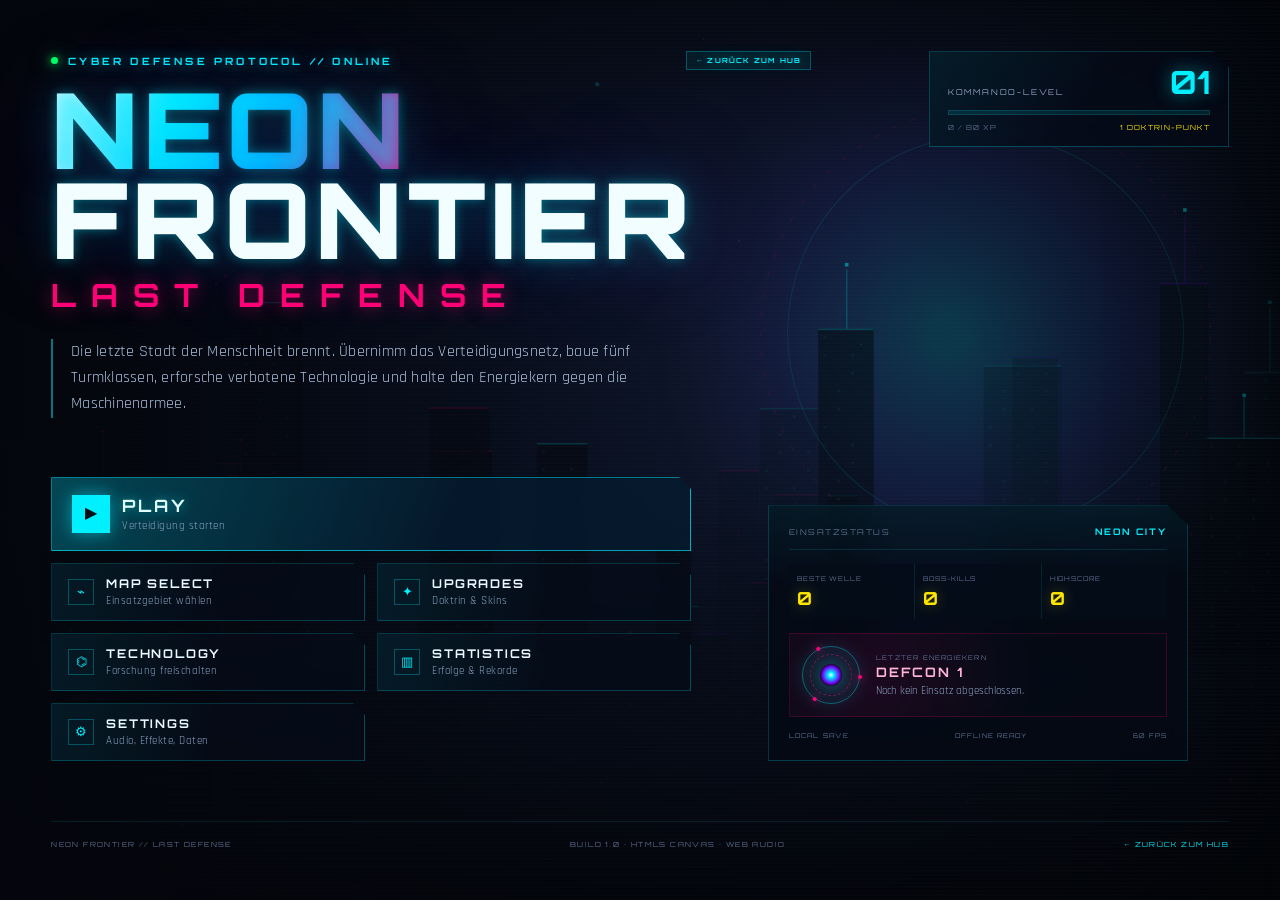
<file: neon-frontier/index.html>
<!DOCTYPE html>
<html lang="de">
<head>
  <meta charset="UTF-8">
  <meta name="viewport" content="width=device-width, initial-scale=1.0, maximum-scale=1.0, user-scalable=no">
  <meta name="theme-color" content="#080b14">
  <meta name="description" content="NEON FRONTIER: LAST DEFENSE – Cyberpunk Tower Defense im Browser. Verteidige den letzten Energiekern gegen die Maschinenarmee.">
  <title>NEON FRONTIER: LAST DEFENSE</title>
  <link rel="preconnect" href="https://fonts.googleapis.com">
  <link rel="preconnect" href="https://fonts.gstatic.com" crossorigin>
  <link href="https://fonts.googleapis.com/css2?family=Orbitron:wght@500;700;900&family=Rajdhani:wght@500;600;700&display=swap" rel="stylesheet">
  <link rel="stylesheet" href="style.css">
</head>
<body>
  <div id="nf-app" class="nf-app">
    <canvas id="nf-canvas" class="nf-canvas" aria-label="Neon Frontier Spielfeld"></canvas>
    <div class="nf-vignette" aria-hidden="true"></div>
    <div class="nf-scanlines" aria-hidden="true"></div>

    <!-- ==================== MAIN MENU ==================== -->
    <section id="nf-menu" class="nf-screen nf-menu">
      <div class="nf-menu-top">
        <div class="nf-brand">
          <div class="nf-brand-kicker"><span class="nf-pulse-dot"></span> CYBER DEFENSE PROTOCOL // ONLINE <a class="nf-hub-link nf-hub-link-inline" href="../index.html">← ZURÜCK ZUM HUB</a></div>
          <h1><span>NEON</span> FRONTIER</h1>
          <h2>LAST DEFENSE</h2>
          <p class="nf-brand-copy">
            Die letzte Stadt der Menschheit brennt. Übernimm das Verteidigungsnetz,
            baue fünf Turmklassen, erforsche verbotene Technologie und halte den
            Energiekern gegen die Maschinenarmee.
          </p>
        </div>
        <div class="nf-profile-chip" id="nf-profile-chip">
          <div class="nf-profile-level">
            <span class="nf-profile-label">KOMMANDO-LEVEL</span>
            <strong id="nf-menu-level">01</strong>
          </div>
          <div class="nf-profile-bar"><span id="nf-menu-xp-bar"></span></div>
          <div class="nf-profile-meta">
            <span id="nf-menu-xp">0 / 80 XP</span>
            <span id="nf-menu-doctrine">1 DOKTRIN-PUNKT</span>
          </div>
        </div>
      </div>

      <div class="nf-menu-grid">
        <nav class="nf-menu-actions" aria-label="Hauptmenü">
          <button type="button" class="nf-btn nf-btn-primary nf-btn-large" data-menu-action="play">
            <span class="nf-btn-icon">▶</span>
            <span><b>PLAY</b><small>Verteidigung starten</small></span>
          </button>
          <button type="button" class="nf-btn" data-menu-action="maps"><span class="nf-btn-icon">⌁</span><span><b>MAP SELECT</b><small>Einsatzgebiet wählen</small></span></button>
          <button type="button" class="nf-btn" data-menu-action="upgrades"><span class="nf-btn-icon">✦</span><span><b>UPGRADES</b><small>Doktrin &amp; Skins</small></span></button>
          <button type="button" class="nf-btn" data-menu-action="technology"><span class="nf-btn-icon">⌬</span><span><b>TECHNOLOGY</b><small>Forschung freischalten</small></span></button>
          <button type="button" class="nf-btn" data-menu-action="statistics"><span class="nf-btn-icon">▥</span><span><b>STATISTICS</b><small>Erfolge &amp; Rekorde</small></span></button>
          <button type="button" class="nf-btn" data-menu-action="settings"><span class="nf-btn-icon">⚙</span><span><b>SETTINGS</b><small>Audio, Effekte, Daten</small></span></button>
        </nav>

        <aside class="nf-menu-briefing">
          <div class="nf-briefing-head"><span>EINSATZSTATUS</span><b id="nf-menu-map-name">NEON CITY</b></div>
          <div class="nf-briefing-stats">
            <div><span>BESTE WELLE</span><b id="nf-menu-best-wave">0</b></div>
            <div><span>BOSS-KILLS</span><b id="nf-menu-bosses">0</b></div>
            <div><span>HIGHSCORE</span><b id="nf-menu-score">0</b></div>
          </div>
          <div class="nf-briefing-core">
            <div class="nf-briefing-core-ring" aria-hidden="true"><i></i><i></i><i></i></div>
            <div>
              <span class="nf-briefing-label">LETZTER ENERGIekern</span>
              <strong>DEFCON 1</strong>
              <small id="nf-menu-last-run">Noch kein Einsatz abgeschlossen.</small>
            </div>
          </div>
          <div class="nf-briefing-footer">
            <span>LOCAL SAVE</span><span>OFFLINE READY</span><span>60 FPS</span>
          </div>
        </aside>
      </div>

      <footer class="nf-menu-footer">
        <span>NEON FRONTIER // LAST DEFENSE</span>
        <span>BUILD 1.0 · HTML5 CANVAS · WEB AUDIO</span>
        <a class="nf-hub-link" href="../index.html">← ZURÜCK ZUM HUB</a>
      </footer>
    </section>

    <!-- ==================== IN-GAME HUD ==================== -->
    <section id="nf-hud" class="nf-hud nf-hidden">
      <header class="nf-hud-top">
        <div class="nf-resources" aria-label="Ressourcen">
          <div class="nf-resource nf-resource-credit"><span class="nf-resource-icon">◈</span><span><small>CREDITS</small><b id="nf-hud-credits">0</b></span></div>
          <div class="nf-resource nf-resource-energy"><span class="nf-resource-icon">ϟ</span><span><small>ENERGIE</small><b id="nf-hud-energy">100</b></span><i class="nf-resource-fill" id="nf-hud-energy-fill"></i></div>
          <div class="nf-resource nf-resource-research"><span class="nf-resource-icon">⌬</span><span><small>FORSCHUNG</small><b id="nf-hud-research">0</b></span></div>
        </div>

        <div class="nf-wave-block">
          <div class="nf-wave-line"><span id="nf-hud-wave">WELLE 01</span><b id="nf-hud-wave-state">BEREIT</b></div>
          <div class="nf-wave-progress"><span id="nf-hud-wave-fill"></span></div>
          <div class="nf-wave-sub"><span id="nf-hud-enemies">0 GEGNER</span><span id="nf-hud-difficulty">NORMAL</span></div>
        </div>

        <div class="nf-core-block">
          <div class="nf-core-head"><span>ENERGIEKERN</span><b id="nf-hud-core-text">120 / 120</b></div>
          <div class="nf-core-bar"><span id="nf-hud-core-fill"></span></div>
          <div class="nf-core-sub"><span id="nf-hud-core-status">STABIL</span><span id="nf-hud-score">SCORE 0</span></div>
        </div>

        <div class="nf-hud-actions">
          <div class="nf-speed-group" aria-label="Spielgeschwindigkeit">
            <button type="button" class="nf-icon-btn nf-speed-btn is-active" data-speed="1">1×</button>
            <button type="button" class="nf-icon-btn nf-speed-btn" data-speed="2">2×</button>
            <button type="button" class="nf-icon-btn nf-speed-btn" data-speed="3">3×</button>
          </div>
          <button type="button" id="nf-btn-tech" class="nf-icon-btn" title="Technologie (T)">⌬</button>
          <button type="button" id="nf-btn-pause" class="nf-icon-btn" title="Pause (Leertaste)">Ⅱ</button>
          <button type="button" id="nf-btn-menu" class="nf-icon-btn" title="Hauptmenü">☰</button>
        </div>
      </header>

      <aside id="nf-tower-palette" class="nf-palette" aria-label="Turmauswahl"></aside>

      <aside id="nf-inspector" class="nf-inspector" aria-label="Turm-Inspektor">
        <div class="nf-inspector-empty">
          <div class="nf-inspector-emblem">⌖</div>
          <strong>KEIN TURM AUSGEWÄHLT</strong>
          <p>Wähle eine Turmklasse und platziere sie auf einer freien Fläche. Verkaufte Türme geben ihre Fläche wieder frei. Klicke einen Turm an, um ihn zu verbessern.</p>
        </div>
      </aside>

      <div id="nf-ability-bar" class="nf-ability-bar" aria-label="Spezialfähigkeiten"></div>

      <div id="nf-wave-panel" class="nf-wave-panel">
        <div class="nf-wave-panel-text"><span id="nf-wave-countdown">NÄCHSTE WELLE IN 10</span><small id="nf-wave-panel-sub">Verteidigung vorbereiten</small></div>
        <button type="button" id="nf-btn-next-wave" class="nf-btn nf-btn-small nf-btn-primary">NÄCHSTE WELLE</button>
      </div>

      <div id="nf-boss-bar" class="nf-boss-bar nf-hidden">
        <div class="nf-boss-head"><span id="nf-boss-name">TITAN-01</span><b id="nf-boss-phase">PHASE 1</b></div>
        <div class="nf-boss-track"><span id="nf-boss-fill"></span><i id="nf-boss-shield-fill"></i></div>
        <div class="nf-boss-sub"><span id="nf-boss-hp">0 / 0</span><span>BOSS-SIGNATUR ERKANNT</span></div>
      </div>

      <div id="nf-hint" class="nf-hint">
        <span class="nf-hint-desktop"><b>MAUS</b> Freie Fläche bauen · <b>RECHTSKLICK</b> Abbrechen · <b>1–4</b> Fähigkeiten · <b>LEERTASTE</b> Pause</span>
        <span class="nf-hint-touch"><b>TIPPE</b> freie Fläche · <b>TIPPE TURM</b> Inspector · <b>FÄHIGKEIT</b> dann Ziel</span>
      </div>

      <div id="nf-placement-hint" class="nf-placement-hint nf-hidden">
        <span id="nf-placement-text">FREIE FLÄCHE WÄHLEN</span>
        <button type="button" id="nf-btn-cancel-placement">ABBRECHEN</button>
      </div>
    </section>

    <!-- ==================== MODALS / TOASTS ==================== -->
    <div id="nf-modal-root" class="nf-modal-root nf-hidden" role="dialog" aria-modal="true"></div>
    <div id="nf-toast-root" class="nf-toast-root" aria-live="polite"></div>
    <div id="nf-tooltip" class="nf-tooltip nf-hidden" role="tooltip"></div>
  </div>

  <script src="js/data.js"></script>
  <script src="js/audio.js"></script>
  <script src="js/save.js"></script>
  <script src="js/entities.js"></script>
  <script src="js/game.js"></script>
  <script src="js/renderer.js"></script>
  <script src="js/ui.js"></script>
  <script src="js/main.js"></script>
</body>
</html>
</file>
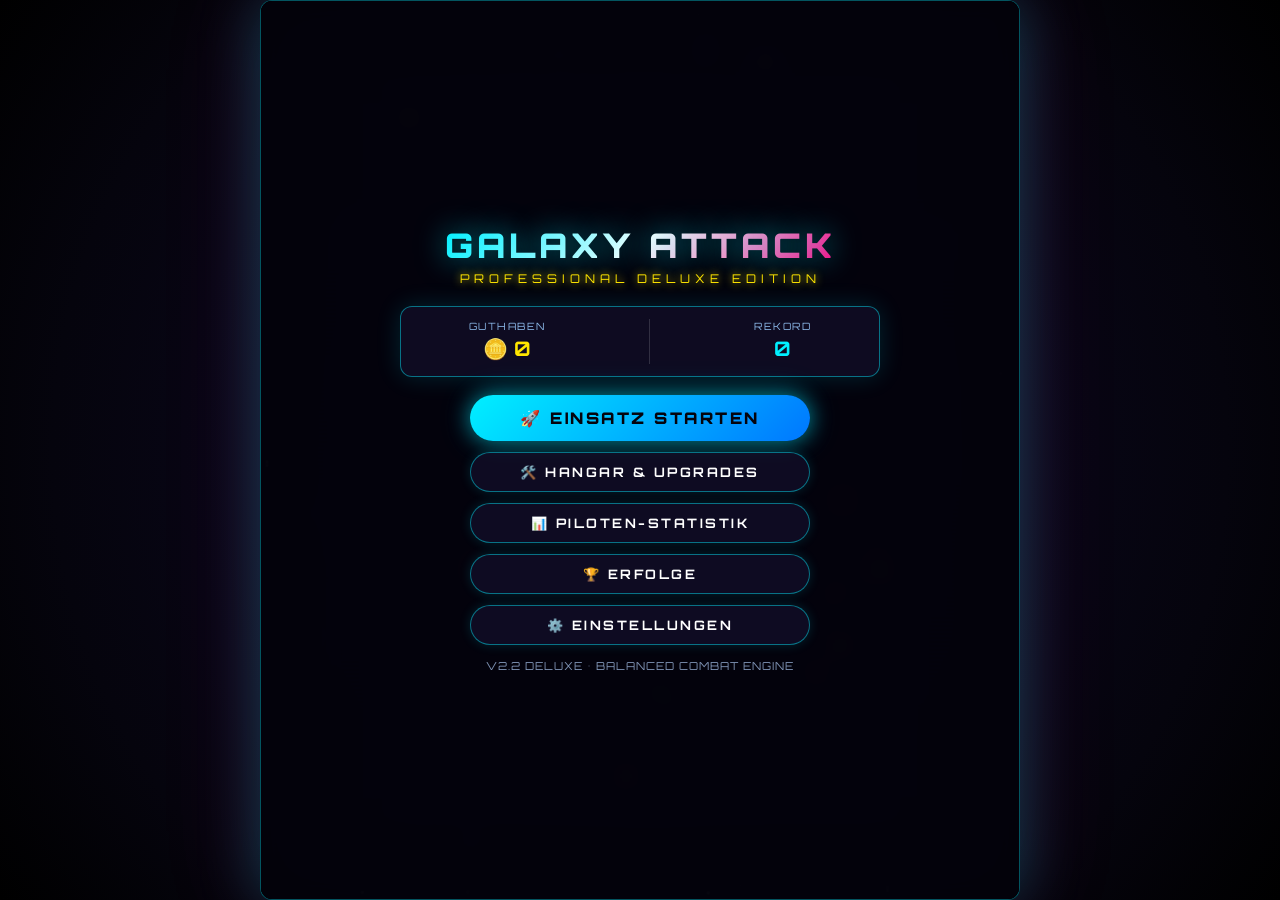
<file: space-shooter/index.html>
<!DOCTYPE html>
<html lang="de">
<head>
  <meta charset="UTF-8">
  <meta name="viewport" content="width=device-width, initial-scale=1.0, maximum-scale=1.0, user-scalable=no">
  <title>GALAXY ATTACK: BROWSER EDITION - DELUXE</title>
  <link rel="preconnect" href="https://fonts.googleapis.com">
  <link rel="preconnect" href="https://fonts.gstatic.com" crossorigin>
  <link href="https://fonts.googleapis.com/css2?family=Orbitron:wght@400;700;900&family=Rajdhani:wght@500;600;700&display=swap" rel="stylesheet">
  <style>
    :root {
      --primary: #00f0ff;
      --secondary: #ff007f;
      --accent: #ffe600;
      --success: #39ff14;
      --danger: #ff2a2a;
      --purple: #a855f7;
      --dark-bg: #05040d;
      --panel-bg: rgba(12, 10, 28, 0.88);
      --border-glow: rgba(0, 240, 255, 0.45);
      --card-bg: rgba(18, 14, 40, 0.82);
    }

    * {
      box-sizing: border-box;
      margin: 0;
      padding: 0;
      user-select: none;
      -webkit-user-select: none;
    }

    html, body {
      width: 100%;
      height: 100%;
      overflow: hidden;
      background: radial-gradient(circle at center, #0e0928 0%, #05040d 75%, #000000 100%);
      font-family: 'Rajdhani', sans-serif;
      color: #fff;
      display: flex;
      justify-content: center;
      align-items: center;
    }

    #game-container {
      position: relative;
      width: 100vw;
      height: 100vh;
      max-width: 760px;
      max-height: 1000px;
      aspect-ratio: 760 / 1000;
      display: flex;
      justify-content: center;
      align-items: center;
      box-shadow: 0 0 60px rgba(0, 240, 255, 0.25), 0 0 100px rgba(255, 0, 127, 0.15);
      border-radius: 12px;
      overflow: hidden;
      background-color: #04020a;
      border: 1px solid rgba(0, 240, 255, 0.35);
    }

    @media (max-aspect-ratio: 760/1000) {
      #game-container {
        width: 100vw;
        height: auto;
        border-radius: 0;
        border: none;
      }
    }

    canvas {
      width: 100%;
      height: 100%;
      display: block;
      cursor: crosshair;
    }

    /* Scanline & CRT Vignette Overlay */
    .scanlines {
      position: absolute;
      top: 0;
      left: 0;
      width: 100%;
      height: 100%;
      pointer-events: none;
      background: linear-gradient(
        to bottom,
        rgba(255,255,255,0),
        rgba(255,255,255,0) 50%,
        rgba(0, 0, 0, 0.22) 50%,
        rgba(0, 0, 0, 0.22)
      );
      background-size: 100% 4px;
      opacity: 0.65;
      z-index: 5;
    }

    .vignette {
      position: absolute;
      top: 0;
      left: 0;
      width: 100%;
      height: 100%;
      pointer-events: none;
      box-shadow: inset 0 0 85px rgba(0, 0, 0, 0.9);
      z-index: 6;
    }

    /* Top HUD Overlay */
    #hud-overlay {
      position: absolute;
      top: 0;
      left: 0;
      width: 100%;
      padding: 14px 18px;
      display: flex;
      justify-content: space-between;
      align-items: flex-start;
      pointer-events: none;
      z-index: 10;
      transition: opacity 0.3s;
    }

    #hud-overlay.hidden {
      opacity: 0;
    }

    .hud-box {
      background: var(--panel-bg);
      backdrop-filter: blur(10px);
      -webkit-backdrop-filter: blur(10px);
      border: 1px solid var(--border-glow);
      border-radius: 8px;
      padding: 7px 13px;
      box-shadow: 0 0 16px rgba(0, 240, 255, 0.18);
      display: flex;
      flex-direction: column;
      gap: 2px;
    }

    .hud-title {
      font-size: 10px;
      font-family: 'Orbitron', monospace;
      text-transform: uppercase;
      letter-spacing: 1.5px;
      color: #8bb8e8;
    }

    .hud-value {
      font-size: 20px;
      font-weight: 700;
      font-family: 'Orbitron', monospace;
      color: #fff;
      text-shadow: 0 0 8px var(--primary);
    }

    .hud-lives {
      display: flex;
      gap: 5px;
      align-items: center;
      margin-top: 3px;
    }

    .life-icon {
      width: 20px;
      height: 20px;
      filter: drop-shadow(0 0 5px #00f0ff);
      transition: opacity 0.3s;
    }

    .life-icon.lost {
      opacity: 0.15;
      filter: grayscale(1);
    }

    .hud-center {
      display: flex;
      flex-direction: column;
      align-items: center;
      gap: 3px;
    }

    .wave-badge {
      background: linear-gradient(135deg, rgba(255, 0, 127, 0.35), rgba(0, 240, 255, 0.35));
      border: 1px solid rgba(255, 255, 255, 0.4);
      padding: 4px 14px;
      border-radius: 20px;
      font-family: 'Orbitron', sans-serif;
      font-weight: 900;
      font-size: 13px;
      letter-spacing: 1.8px;
      color: #fff;
      text-shadow: 0 0 10px #ff007f;
      animation: pulse-glow 2s infinite alternate;
    }

    .diff-badge-hud {
      font-family: 'Orbitron', monospace;
      font-size: 10px;
      font-weight: 700;
      letter-spacing: 1.2px;
      padding: 2px 8px;
      border-radius: 4px;
      border: 1px solid rgba(255,255,255,0.2);
      text-shadow: 0 0 5px currentColor;
    }

    @keyframes pulse-glow {
      from { box-shadow: 0 0 5px rgba(255, 0, 127, 0.4); }
      to { box-shadow: 0 0 18px rgba(0, 240, 255, 0.85); }
    }

    .hud-weapon {
      display: flex;
      align-items: center;
      gap: 5px;
      margin-top: 3px;
    }

    .weapon-pips {
      display: flex;
      gap: 3px;
    }

    .weapon-pip {
      width: 7px;
      height: 11px;
      background: #1a2238;
      border-radius: 2px;
      border: 1px solid rgba(0, 240, 255, 0.3);
    }

    .weapon-pip.active {
      background: var(--accent);
      box-shadow: 0 0 6px var(--accent);
    }

    .hud-sub-row {
      display: flex;
      align-items: center;
      gap: 8px;
      margin-top: 3px;
    }

    .coin-counter {
      color: #ffe600;
      font-family: 'Orbitron', monospace;
      font-weight: 700;
      font-size: 13px;
      display: flex;
      align-items: center;
      gap: 3px;
      text-shadow: 0 0 6px rgba(255, 230, 0, 0.6);
    }

    /* Boss HUD */
    #boss-hud {
      position: absolute;
      top: 80px;
      left: 50%;
      transform: translateX(-50%);
      width: 82%;
      display: none;
      flex-direction: column;
      align-items: center;
      pointer-events: none;
      z-index: 12;
      animation: slideDown 0.6s cubic-bezier(0.18, 0.89, 0.32, 1.28);
    }

    @keyframes slideDown {
      from { opacity: 0; transform: translate(-50%, -20px); }
      to { opacity: 1; transform: translate(-50%, 0); }
    }

    .boss-name {
      font-family: 'Orbitron', sans-serif;
      font-size: 12px;
      font-weight: 900;
      letter-spacing: 2.5px;
      color: #ff2a2a;
      text-shadow: 0 0 10px #ff007f;
      margin-bottom: 4px;
    }

    .boss-bar-frame {
      width: 100%;
      height: 13px;
      background: rgba(10, 5, 20, 0.9);
      border: 1px solid #ff2a2a;
      border-radius: 8px;
      padding: 2px;
      box-shadow: 0 0 15px rgba(255, 42, 42, 0.5);
    }

    .boss-bar-fill {
      width: 100%;
      height: 100%;
      background: linear-gradient(90deg, #ff007f, #ff2a2a, #ffe600);
      border-radius: 4px;
      transition: width 0.1s linear;
      box-shadow: 0 0 10px #ff2a2a;
    }

    .helper-bars {
      width: 100%;
      display: flex;
      justify-content: space-between;
      gap: 12px;
      margin-top: 4px;
    }

    .helper-box {
      flex: 1;
      display: flex;
      flex-direction: column;
      gap: 2px;
    }

    .helper-label {
      font-family: 'Orbitron', monospace;
      font-size: 9px;
      letter-spacing: 1px;
      color: #00f0ff;
    }

    .helper-bar-frame {
      width: 100%;
      height: 6px;
      background: rgba(0,0,0,0.7);
      border: 1px solid #00f0ff;
      border-radius: 3px;
      overflow: hidden;
    }

    .helper-bar-fill {
      width: 100%;
      height: 100%;
      background: #00f0ff;
      transition: width 0.1s;
    }

    /* Achievement Popup Notification */
    #achievement-toast {
      position: absolute;
      top: 25px;
      right: 25px;
      background: rgba(12, 10, 30, 0.95);
      border: 1.5px solid #ffe600;
      border-radius: 10px;
      padding: 10px 18px;
      display: flex;
      align-items: center;
      gap: 12px;
      box-shadow: 0 0 25px rgba(255, 230, 0, 0.5);
      z-index: 100;
      transform: translateX(140%);
      transition: transform 0.4s cubic-bezier(0.18, 0.89, 0.32, 1.28);
      pointer-events: none;
    }

    #achievement-toast.show {
      transform: translateX(0);
    }

    .ach-toast-icon {
      font-size: 24px;
    }

    .ach-toast-title {
      font-family: 'Orbitron', sans-serif;
      font-size: 10px;
      color: #ffe600;
      letter-spacing: 1.5px;
      text-transform: uppercase;
    }

    .ach-toast-name {
      font-family: 'Rajdhani', sans-serif;
      font-size: 15px;
      font-weight: 700;
      color: #ffffff;
    }

    /* Diagnostic Debug Banner (Toggle with F3) */
    #debug-hud {
      position: absolute;
      bottom: 6px;
      left: 10px;
      font-family: monospace;
      font-size: 10px;
      color: #39ff14;
      background: rgba(0,0,0,0.7);
      padding: 2px 6px;
      border-radius: 4px;
      pointer-events: none;
      z-index: 25;
      display: none;
    }

    /* Modal Overlay Architecture */
    .modal-overlay {
      position: absolute;
      top: 0;
      left: 0;
      width: 100%;
      height: 100%;
      background: rgba(4, 3, 12, 0.88);
      backdrop-filter: blur(12px);
      -webkit-backdrop-filter: blur(12px);
      display: flex;
      flex-direction: column;
      justify-content: center;
      align-items: center;
      padding: 24px;
      text-align: center;
      z-index: 30;
      opacity: 1;
      transition: opacity 0.25s ease;
      overflow-y: auto;
    }

    .modal-overlay.hidden {
      opacity: 0;
      pointer-events: none;
    }

    .neon-title {
      font-family: 'Orbitron', sans-serif;
      font-size: 34px;
      font-weight: 900;
      letter-spacing: 4px;
      background: linear-gradient(135deg, #00f0ff, #ffffff, #ff007f);
      -webkit-background-clip: text;
      -webkit-text-fill-color: transparent;
      text-shadow: 0 0 30px rgba(0, 240, 255, 0.6);
      margin-bottom: 6px;
      line-height: 1.1;
    }

    .neon-subtitle {
      font-family: 'Orbitron', monospace;
      font-size: 12px;
      letter-spacing: 5px;
      color: #ffe600;
      text-shadow: 0 0 8px #ffe600;
      margin-bottom: 20px;
    }

    .panel-card {
      background: var(--card-bg);
      border: 1px solid var(--border-glow);
      border-radius: 12px;
      padding: 16px 20px;
      width: 100%;
      max-width: 480px;
      margin-bottom: 18px;
      box-shadow: 0 0 25px rgba(0, 240, 255, 0.15);
      font-size: 14px;
      line-height: 1.5;
    }

    .menu-button-group {
      display: flex;
      flex-direction: column;
      gap: 11px;
      width: 100%;
      max-width: 340px;
      margin-bottom: 14px;
    }

    .game-btn {
      position: relative;
      background: linear-gradient(135deg, #00f0ff, #0077ff);
      color: #05040d;
      border: none;
      font-family: 'Orbitron', sans-serif;
      font-weight: 900;
      font-size: 16px;
      letter-spacing: 2.5px;
      padding: 13px 28px;
      border-radius: 26px;
      cursor: pointer;
      box-shadow: 0 0 20px rgba(0, 240, 255, 0.5), 0 0 35px rgba(0, 240, 255, 0.2);
      transition: all 0.18s cubic-bezier(0.18, 0.89, 0.32, 1.28);
      text-transform: uppercase;
      outline: none;
      display: flex;
      align-items: center;
      justify-content: center;
      gap: 8px;
    }

    .game-btn:hover {
      transform: scale(1.04) translateY(-2px);
      box-shadow: 0 0 30px rgba(0, 240, 255, 0.85), 0 0 50px rgba(0, 240, 255, 0.35);
      background: linear-gradient(135deg, #4ef2ff, #0099ff);
    }

    .game-btn:active {
      transform: scale(0.97);
    }

    .game-btn.secondary {
      background: rgba(18, 14, 40, 0.8);
      color: #ffffff;
      border: 1px solid var(--border-glow);
      box-shadow: 0 0 12px rgba(0, 240, 255, 0.15);
      font-size: 13px;
      padding: 11px 22px;
      font-weight: 700;
    }

    .game-btn.secondary:hover {
      background: rgba(0, 240, 255, 0.16);
      box-shadow: 0 0 20px rgba(0, 240, 255, 0.4);
      color: #00f0ff;
    }

    .game-btn.danger {
      background: linear-gradient(135deg, #ff2a2a, #b30000);
      color: #fff;
      box-shadow: 0 0 18px rgba(255, 42, 42, 0.5);
    }

    .game-btn.danger:hover {
      background: linear-gradient(135deg, #ff5555, #cc0000);
      box-shadow: 0 0 25px rgba(255, 42, 42, 0.8);
    }

    /* Difficulty Selection Cards */
    .diff-cards-grid {
      display: grid;
      grid-template-columns: 1fr 1fr;
      gap: 12px;
      width: 100%;
      max-width: 520px;
      margin-bottom: 20px;
    }

    .diff-card {
      background: rgba(14, 11, 32, 0.85);
      border: 1.5px solid rgba(255, 255, 255, 0.15);
      border-radius: 10px;
      padding: 14px 12px;
      cursor: pointer;
      display: flex;
      flex-direction: column;
      align-items: center;
      gap: 6px;
      transition: all 0.2s;
      position: relative;
    }

    .diff-card:hover {
      transform: translateY(-3px);
      border-color: rgba(0, 240, 255, 0.6);
      box-shadow: 0 0 16px rgba(0, 240, 255, 0.25);
    }

    .diff-card.selected {
      border-color: var(--primary);
      box-shadow: 0 0 22px var(--primary);
      background: rgba(0, 240, 255, 0.12);
    }

    .diff-title {
      font-family: 'Orbitron', sans-serif;
      font-size: 14px;
      font-weight: 900;
      letter-spacing: 1.5px;
    }

    .diff-desc {
      font-size: 11px;
      color: #a4b3cf;
      line-height: 1.35;
      text-align: center;
    }

    .diff-perks {
      font-size: 10px;
      font-family: 'Orbitron', monospace;
      color: #ffe600;
      margin-top: 4px;
    }

    /* Upgrade Shop Grid */
    .shop-coins-header {
      display: flex;
      align-items: center;
      justify-content: space-between;
      width: 100%;
      max-width: 520px;
      margin-bottom: 12px;
      padding: 8px 16px;
      background: rgba(15, 12, 35, 0.9);
      border-radius: 8px;
      border: 1px solid rgba(255, 230, 0, 0.4);
    }

    .shop-grid {
      display: flex;
      flex-direction: column;
      gap: 10px;
      width: 100%;
      max-width: 520px;
      max-height: 480px;
      overflow-y: auto;
      padding-right: 4px;
      margin-bottom: 18px;
    }

    .shop-item {
      background: rgba(16, 12, 36, 0.85);
      border: 1px solid rgba(0, 240, 255, 0.25);
      border-radius: 8px;
      padding: 10px 14px;
      display: flex;
      align-items: center;
      justify-content: space-between;
      gap: 12px;
      transition: border-color 0.2s;
    }

    .shop-item:hover {
      border-color: var(--primary);
    }

    .shop-item-info {
      display: flex;
      flex-direction: column;
      align-items: flex-start;
      text-align: left;
      gap: 2px;
      flex: 1;
    }

    .shop-item-name {
      font-family: 'Orbitron', sans-serif;
      font-size: 13px;
      font-weight: 700;
      color: #ffffff;
      display: flex;
      align-items: center;
      gap: 6px;
    }

    .shop-item-effect {
      font-size: 11px;
      color: #79a6d2;
    }

    .shop-pips {
      display: flex;
      gap: 3px;
      margin-top: 3px;
    }

    .shop-pip {
      width: 8px;
      height: 10px;
      background: #141b2f;
      border-radius: 2px;
      border: 1px solid rgba(0, 240, 255, 0.3);
    }

    .shop-pip.active {
      background: var(--accent);
      box-shadow: 0 0 6px var(--accent);
    }

    .btn-buy {
      font-family: 'Orbitron', monospace;
      font-size: 11px;
      font-weight: 700;
      padding: 8px 14px;
      border-radius: 18px;
      background: linear-gradient(135deg, #ffe600, #ff8800);
      border: none;
      color: #000;
      cursor: pointer;
      display: flex;
      align-items: center;
      gap: 4px;
      box-shadow: 0 0 10px rgba(255, 230, 0, 0.4);
      transition: all 0.15s;
    }

    .btn-buy:hover:not(:disabled) {
      transform: scale(1.06);
      box-shadow: 0 0 16px rgba(255, 230, 0, 0.7);
    }

    .btn-buy:disabled {
      background: #252836;
      color: #6c7285;
      box-shadow: none;
      cursor: not-allowed;
    }

    /* Stats & Achievements Panels */
    .stats-table {
      display: grid;
      grid-template-columns: 1fr 1fr;
      gap: 10px;
      width: 100%;
      max-width: 500px;
      margin-bottom: 18px;
    }

    .stat-card {
      background: rgba(14, 11, 32, 0.8);
      border: 1px solid rgba(255, 255, 255, 0.1);
      border-radius: 8px;
      padding: 8px 12px;
      display: flex;
      flex-direction: column;
      align-items: flex-start;
      gap: 2px;
    }

    .stat-title {
      font-family: 'Orbitron', monospace;
      font-size: 10px;
      color: #8da4c4;
      text-transform: uppercase;
      letter-spacing: 1px;
    }

    .stat-number {
      font-family: 'Orbitron', monospace;
      font-size: 18px;
      font-weight: 700;
      color: #ffe600;
      text-shadow: 0 0 6px #ffe600;
    }

    .achievements-grid {
      display: flex;
      flex-direction: column;
      gap: 8px;
      width: 100%;
      max-width: 500px;
      max-height: 420px;
      overflow-y: auto;
      margin-bottom: 18px;
      padding-right: 4px;
    }

    .ach-card {
      background: rgba(14, 11, 32, 0.85);
      border: 1px solid rgba(255, 255, 255, 0.12);
      border-radius: 8px;
      padding: 10px 14px;
      display: flex;
      align-items: center;
      gap: 12px;
      text-align: left;
    }

    .ach-card.unlocked {
      border-color: #ffe600;
      box-shadow: 0 0 12px rgba(255, 230, 0, 0.25);
    }

    .ach-icon {
      font-size: 24px;
      filter: grayscale(1);
      opacity: 0.4;
    }

    .ach-card.unlocked .ach-icon {
      filter: grayscale(0);
      opacity: 1;
    }

    /* Settings UI */
    .setting-row {
      display: flex;
      justify-content: space-between;
      align-items: center;
      width: 100%;
      padding: 8px 0;
      border-bottom: 1px solid rgba(255, 255, 255, 0.08);
    }

    .setting-label {
      font-family: 'Orbitron', sans-serif;
      font-size: 12px;
      color: #c0d4f5;
    }

    /* On-Screen Quick Actions */
    .controls-overlay {
      position: absolute;
      bottom: 18px;
      right: 18px;
      display: flex;
      flex-direction: column;
      gap: 10px;
      z-index: 15;
    }

    .round-action-btn {
      width: 48px;
      height: 48px;
      border-radius: 50%;
      background: rgba(15, 12, 35, 0.85);
      border: 1.5px solid var(--border-glow);
      color: #fff;
      font-size: 19px;
      display: flex;
      align-items: center;
      justify-content: center;
      cursor: pointer;
      backdrop-filter: blur(6px);
      box-shadow: 0 0 15px rgba(0, 240, 255, 0.25);
      transition: transform 0.15s;
    }

    .round-action-btn:hover {
      transform: scale(1.1);
    }

    .round-action-btn.bomb-btn {
      border-color: #ff2a2a;
      box-shadow: 0 0 18px rgba(255, 42, 42, 0.4);
      background: radial-gradient(circle, rgba(255, 42, 42, 0.35) 0%, rgba(15, 12, 35, 0.85) 80%);
    }

    .key-badge {
      display: inline-block;
      background: rgba(255, 255, 255, 0.12);
      border: 1px solid rgba(255, 255, 255, 0.3);
      border-radius: 4px;
      padding: 1px 6px;
      font-family: 'Orbitron', monospace;
      font-size: 11px;
      color: #00f0ff;
    }
  </style>
</head>
<body>

  <div id="game-container">
    <canvas id="gameCanvas" width="760" height="1000"></canvas>
    
    <div class="scanlines"></div>
    <div class="vignette"></div>

    <div id="debug-hud">DEBUG: ACTIVE</div>

    <!-- Achievement Toast Notification -->
    <div id="achievement-toast">
      <div class="ach-toast-icon">🏆</div>
      <div style="display: flex; flex-direction: column;">
        <span class="ach-toast-title">ERFOLG FREIGESCHALTET</span>
        <span class="ach-toast-name" id="toast-ach-name">Boss Slayer</span>
      </div>
    </div>

    <!-- Top HUD Overlay -->
    <div id="hud-overlay" class="hidden">
      <div class="hud-box">
        <span class="hud-title">SCORE</span>
        <span class="hud-value" id="hud-score">000,000</span>
        <div class="hud-sub-row">
          <div class="hud-weapon">
            <span class="hud-title">WAFFE</span>
            <div class="weapon-pips" id="weapon-pips">
              <div class="weapon-pip active"></div>
              <div class="weapon-pip"></div>
              <div class="weapon-pip"></div>
              <div class="weapon-pip"></div>
              <div class="weapon-pip"></div>
            </div>
          </div>
          <div class="coin-counter">🪙 <span id="hud-run-coins">0</span></div>
        </div>
      </div>

      <div class="hud-center">
        <div class="wave-badge" id="hud-wave">WELLE 1</div>
        <div style="display: flex; gap: 8px; align-items: center; margin-top: 3px;">
          <span class="diff-badge-hud" id="hud-diff-badge" style="color: #00f0ff;">KOMMANDANT</span>
          <div style="display: flex; align-items: center; gap: 4px;">
            <span style="font-size: 14px;">💣</span>
            <span id="hud-bomb-count" style="font-family:'Orbitron'; font-weight:700; color:#ff5555; font-size:13px;">2</span>
          </div>
        </div>
      </div>

      <div class="hud-box" style="align-items: flex-end;">
        <span class="hud-title">SCHIFFE</span>
        <div class="hud-lives" id="hud-lives-container">
          <!-- Filled dynamically -->
        </div>
        <div style="margin-top: 3px; display: flex; align-items: center; gap: 4px;">
          <span class="hud-title">HI:</span>
          <span id="hud-hiscore" style="font-family:'Orbitron'; font-size:12px; color: #ffe600;">0</span>
        </div>
      </div>
    </div>

    <!-- Boss Health Bar -->
    <div id="boss-hud">
      <div class="boss-name" id="boss-name-label">⚠️ DREADNOUGHT ALIEN FLAGSHIP ⚠️</div>
      <div class="boss-bar-frame">
        <div class="boss-bar-fill" id="boss-bar-fill"></div>
      </div>
      <div class="helper-bars" id="boss-helpers-bar" style="display: none;">
        <div class="helper-box">
          <span class="helper-label" id="helper-l-label">UNTERDRÜCKER (LINKS)</span>
          <div class="helper-bar-frame"><div class="helper-bar-fill" id="helper-l-fill"></div></div>
        </div>
        <div class="helper-box">
          <span class="helper-label" id="helper-r-label" style="text-align: right; color:#ff007f;">DISRUPTOR (RECHTS)</span>
          <div class="helper-bar-frame"><div class="helper-bar-fill" id="helper-r-fill" style="background:#ff007f;"></div></div>
        </div>
      </div>
    </div>

    <!-- On-screen Quick Actions -->
    <div class="controls-overlay" id="quick-controls" style="display: none;">
      <button class="round-action-btn bomb-btn" id="btn-bomb" title="Mega-Bombe (Taste: B)">💣</button>
      <button class="round-action-btn" id="btn-sound" title="Audio Umschalten">🔊</button>
      <button class="round-action-btn" id="btn-pause" title="Pause (ESC)">⏸️</button>
    </div>

    <!-- 1. MAIN MENU MODAL -->
    <div class="modal-overlay" id="mainmenu-modal">
      <h1 class="neon-title">GALAXY ATTACK</h1>
      <div class="neon-subtitle">PROFESSIONAL DELUXE EDITION</div>

      <div class="panel-card" style="display: flex; justify-content: space-around; padding: 12px 16px;">
        <div style="display: flex; flex-direction: column; align-items: center;">
          <span class="hud-title">GUTHABEN</span>
          <span style="font-family:'Orbitron'; font-size:20px; font-weight:700; color:#ffe600;" id="menu-coins">🪙 0</span>
        </div>
        <div style="width: 1px; background: rgba(255,255,255,0.15);"></div>
        <div style="display: flex; flex-direction: column; align-items: center;">
          <span class="hud-title">REKORD</span>
          <span style="font-family:'Orbitron'; font-size:20px; font-weight:700; color:#00f0ff;" id="menu-hiscore">0</span>
        </div>
      </div>

      <div class="menu-button-group">
        <button class="game-btn" id="btn-menu-play">🚀 EINSATZ STARTEN</button>
        <button class="game-btn secondary" id="btn-menu-hangar">🛠️ HANGAR & UPGRADES</button>
        <button class="game-btn secondary" id="btn-menu-stats">📊 PILOTEN-STATISTIK</button>
        <button class="game-btn secondary" id="btn-menu-achievements">🏆 ERFOLGE</button>
        <button class="game-btn secondary" id="btn-menu-settings">⚙️ EINSTELLUNGEN</button>
      </div>

      <div style="font-size: 11px; color: #7f93b5; font-family: 'Orbitron'; letter-spacing: 1px;">
        V2.2 DELUXE • BALANCED COMBAT ENGINE
      </div>
    </div>

    <!-- 2. DIFFICULTY SELECTION MODAL -->
    <div class="modal-overlay hidden" id="difficulty-modal">
      <h2 class="neon-title" style="font-size: 28px;">SCHWIERIGKEITSGRAD</h2>
      <div class="neon-subtitle">WÄHLE DEINE EINSATZHÄRTE</div>

      <div class="diff-cards-grid">
        <div class="diff-card" data-diff="EASY">
          <span class="diff-title" style="color: #39ff14;">🟢 KADETT</span>
          <span class="diff-desc">Für Flugschüler. Schwächere Feinde, langsamere Laser, lange Reaktionsfenster.</span>
          <span class="diff-perks">HP: -30% • Speed: -25% • +1 Leben</span>
        </div>
        <div class="diff-card selected" data-diff="MEDIUM">
          <span class="diff-title" style="color: #00f0ff;">🔵 KOMMANDANT</span>
          <span class="diff-desc">Die Standard-Erfahrung. Perfekt ausbalancierte Gegnerwellen und Bossphasen.</span>
          <span class="diff-perks">Standard • 1.5x Münzbonus</span>
        </div>
        <div class="diff-card" data-diff="HARD">
          <span class="diff-title" style="color: #ffe600;">🟡 VETERAN</span>
          <span class="diff-desc">Aggressivere Flotten, schnelle Salven, verkürzte Boss-Telegraphs.</span>
          <span class="diff-perks">HP: +35% • Speed: +25% • 2.2x Münzen</span>
        </div>
        <div class="diff-card" data-diff="ULTRA">
          <span class="diff-title" style="color: #ff2a2a;">🔴 ALPTRAUM</span>
          <span class="diff-desc">Für Bullet-Hell-Meister! Gnadenlose Dichte, extreme Dodges, maximale Beute.</span>
          <span class="diff-perks">HP: +70% • Speed: +45% • 3.5x Münzen</span>
        </div>
      </div>

      <div style="display: flex; gap: 14px; width: 100%; max-width: 380px;">
        <button class="game-btn secondary" style="flex: 1;" id="btn-diff-back">ZURÜCK</button>
        <button class="game-btn" style="flex: 2;" id="btn-diff-confirm">FLUG STARTEN</button>
      </div>
    </div>

    <!-- 3. UPGRADE HANGAR MODAL -->
    <div class="modal-overlay hidden" id="hangar-modal">
      <h2 class="neon-title" style="font-size: 28px;">HANGAR-WERFT</h2>
      <div class="neon-subtitle">PERMANENTE SCHIFFS-UPGRADES</div>

      <div class="shop-coins-header">
        <span style="font-family:'Orbitron'; font-size:12px; color:#8da4c4;">VERFÜGBARE CREDITS:</span>
        <span style="font-family:'Orbitron'; font-size:18px; font-weight:700; color:#ffe600;" id="hangar-coins">🪙 0</span>
      </div>

      <div class="shop-grid" id="hangar-items-list">
        <!-- Filled dynamically -->
      </div>

      <button class="game-btn secondary" id="btn-hangar-back" style="max-width: 200px;">ZURÜCK ZUM MENÜ</button>
    </div>

    <!-- 4. PILOT STATISTICS MODAL -->
    <div class="modal-overlay hidden" id="stats-modal">
      <h2 class="neon-title" style="font-size: 28px;">PILOTEN-STATISTIK</h2>
      <div class="neon-subtitle">DEINE GESAMTKARRIERE</div>

      <div class="stats-table">
        <div class="stat-card"><span class="stat-title">GESAMTSPIELE</span><span class="stat-number" id="st-games">0</span></div>
        <div class="stat-card"><span class="stat-title">SIEGE / BOSS-KILLS</span><span class="stat-number" id="st-bosses">0</span></div>
        <div class="stat-card"><span class="stat-title">ABGESCHOSSENE FEINDE</span><span class="stat-number" id="st-kills">0</span></div>
        <div class="stat-card"><span class="stat-title">GESAMTE CREDITS</span><span class="stat-number" id="st-coins">0</span></div>
        <div class="stat-card"><span class="stat-title">REKORD KADETT (EASY)</span><span class="stat-number" id="st-easy">0</span></div>
        <div class="stat-card"><span class="stat-title">REKORD KOMMANDANT</span><span class="stat-number" id="st-med">0</span></div>
        <div class="stat-card"><span class="stat-title">REKORD VETERAN (HARD)</span><span class="stat-number" id="st-hard">0</span></div>
        <div class="stat-card"><span class="stat-title">REKORD ALPTRAUM (ULTRA)</span><span class="stat-number" id="st-ultra">0</span></div>
        <div class="stat-card" style="grid-column: span 2;"><span class="stat-title">LÄNGSTE ÜBERLEBENSZEIT</span><span class="stat-number" id="st-time">00:00</span></div>
      </div>

      <button class="game-btn secondary" id="btn-stats-back" style="max-width: 200px;">ZURÜCK</button>
    </div>

    <!-- 5. ACHIEVEMENTS MODAL -->
    <div class="modal-overlay hidden" id="achievements-modal">
      <h2 class="neon-title" style="font-size: 28px;">ORDEN & ERFOLGE</h2>
      <div class="neon-subtitle">BESONDERE MEILENSTEINE</div>

      <div class="achievements-grid" id="achievements-list">
        <!-- Filled dynamically -->
      </div>

      <button class="game-btn secondary" id="btn-ach-back" style="max-width: 200px;">ZURÜCK</button>
    </div>

    <!-- 6. SETTINGS MODAL -->
    <div class="modal-overlay hidden" id="settings-modal">
      <h2 class="neon-title" style="font-size: 28px;">EINSTELLUNGEN</h2>
      <div class="neon-subtitle">KONFIGURATION & BARRIEREFREIHEIT</div>

      <div class="panel-card" style="max-width: 420px; display: flex; flex-direction: column; gap: 10px;">
        <div class="setting-row">
          <span class="setting-label">AUDIO SOUNDEFFEKTE</span>
          <button class="game-btn secondary" id="btn-toggle-sound" style="padding: 6px 14px;">🔊 AKTIV</button>
        </div>
        <div class="setting-row">
          <span class="setting-label">BILDSCHIRMSCHÜTTERUNG (SHAKE)</span>
          <button class="game-btn secondary" id="btn-toggle-shake" style="padding: 6px 14px;">AN (100%)</button>
        </div>
        <div class="setting-row">
          <span class="setting-label">BLITZEFFEKTE (FLASH FX)</span>
          <button class="game-btn secondary" id="btn-toggle-flash" style="padding: 6px 14px;">AN</button>
        </div>
        <div class="setting-row" style="border-bottom: none; padding-top: 14px;">
          <span class="setting-label" style="color: #ff7777;">SPIELSTAND ZURÜCKSETZEN</span>
          <button class="game-btn danger" id="btn-reset-save" style="font-size: 11px; padding: 7px 14px;">RESET...</button>
        </div>
      </div>

      <button class="game-btn secondary" id="btn-settings-back" style="max-width: 200px;">ZURÜCK</button>
    </div>

    <!-- 7. RESET CONFIRMATION DIALOG -->
    <div class="modal-overlay hidden" id="reset-confirm-modal" style="z-index: 50;">
      <h2 class="neon-title" style="color: #ff2a2a; text-shadow: 0 0 25px #ff2a2a; font-size: 24px;">FORTSCHRITT LÖSCHEN?</h2>
      <div class="panel-card" style="max-width: 360px;">
        <p style="color: #ff9999; margin-bottom: 12px;">
          Bist du absolut sicher? Alle erspielten Credits, Schiffs-Upgrades und Rekorde werden unwiderruflich gelöscht!
        </p>
        <div style="display: flex; gap: 10px;">
          <button class="game-btn secondary" style="flex: 1;" id="btn-cancel-reset">ABBRECHEN</button>
          <button class="game-btn danger" style="flex: 1;" id="btn-confirm-reset">JA, LÖSCHEN</button>
        </div>
      </div>
    </div>

    <!-- 8. RUN COMPLETION / RESULTS MODAL -->
    <div class="modal-overlay hidden" id="results-modal">
      <h1 class="neon-title" id="results-title">EINSATZ BEENDET</h1>
      <div class="neon-subtitle" id="results-subtitle">MISSION AUSGEWERTET</div>

      <div class="panel-card" style="max-width: 440px;">
        <div class="stats-table" style="margin-bottom: 12px;">
          <div class="stat-card">
            <span class="stat-title">SCORE ERREICHT</span>
            <span class="stat-number" id="res-score">0</span>
          </div>
          <div class="stat-card">
            <span class="stat-title">VERDIENTE CREDITS</span>
            <span class="stat-number" id="res-coins" style="color: #ffe600;">🪙 +0</span>
          </div>
          <div class="stat-card">
            <span class="stat-title">WELLE / SEKTOR</span>
            <span class="stat-number" id="res-wave" style="color: #ff007f;">1</span>
          </div>
          <div class="stat-card">
            <span class="stat-title">BOSSE BEZWUNGEN</span>
            <span class="stat-number" id="res-bosses">0</span>
          </div>
        </div>
        <p id="res-record-badge" style="display: none; color: #ffe600; font-family:'Orbitron'; font-weight:700; font-size:13px; animation: pulse-glow 1s infinite alternate;">
          🌟 NEUER HIGHSCORE REKORD ERREICHT! 🌟
        </p>
      </div>

      <div style="display: flex; gap: 12px; width: 100%; max-width: 380px;">
        <button class="game-btn secondary" style="flex: 1;" id="btn-res-menu">HAUPTMENÜ</button>
        <button class="game-btn" style="flex: 1.3;" id="btn-res-retry">NOCHMAL FLIEGEN</button>
      </div>
    </div>

    <!-- 9. PAUSE MODAL -->
    <div class="modal-overlay hidden" id="pause-modal">
      <h2 class="neon-title">MISSION PAUSIERT</h2>
      <div class="neon-subtitle">SYSTEME IN BEREITSCHAFT</div>
      <div class="panel-card" style="max-width: 320px;">
        <p style="color: #8da4c4; margin-bottom: 8px;">Aktiver Schwierigkeitsgrad: <strong id="pause-diff-text" style="color:#00f0ff;">KOMMANDANT</strong></p>
        <p style="font-size: 12px; color: #627b9f;">Drücke <span class="key-badge">ESC</span> oder klicke Fortsetzen.</p>
      </div>
      <div style="display: flex; flex-direction: column; gap: 10px; width: 100%; max-width: 280px;">
        <button class="game-btn" id="btn-resume">FORTSETZEN</button>
        <button class="game-btn secondary" id="btn-pause-abort">EINSATZ ABBRECHEN</button>
      </div>
    </div>

  </div>

  <script>
    /**
     * =========================================================================
     * GALAXY ATTACK: BROWSER EDITION - DELUXE
     * Balanced Combat, Reliable Boss Lifecycle & Visual Hierarchy Engine
     * =========================================================================
     */

    // --- CENTRALIZED BALANCING CONFIGURATION ---
    const BALANCE_CONFIG = {
      player: {
        baseSpeed: 9.5,
        baseLives: 3,
        maxLivesHardCap: 5,            // Absolute max lives holding cap!
        invulnerableTimeAfterHit: 120, // 2.0s
        respawnInvulnerableTime: 140,  // 2.3s
        maxWeaponLevel: 5,
        baseBombCapacity: 2,
        maxBombCapacity: 5
      },
      drops: {
        baseEnemyDropChance: 0.05,     // 5% standard enemy drop chance (was 26%!)
        cruiserDropChance: 0.12,       // 12% on cruisers
        phantomDropChance: 0.15,       // 15% on elite phantoms
        minDropIntervalFrames: 360,    // 6 seconds anti-spam cooldown between powerups
        weights: {
          laser: 40,
          shield: 25,
          bomb: 20,
          heart: 15
        }
      },
      bomb: {
        bossDamage: 1400,              // Balanced burst against bosses
        enemyDamage: 9999,             // Vaporizes standard screen enemies
        screenShakeIntensity: 28,
        visualDurationFrames: 50
      },
      bosses: {
        sentinel: {
          baseHp: 8500,                // Durable encounter taking 30-45s
          hpPerWave: 1500,
          telegraphDurationEasy: 85,
          telegraphDurationMed: 60,
          telegraphDurationHard: 45,
          telegraphDurationUltra: 32,
          laserBeamWidth: 44,
          sweepLaserSpeed: 0.028
        },
        guardians: {
          carrierBaseHp: 13500,
          carrierHpPerWave: 2200,
          helperBaseHp: 3200,
          helperHpPerWave: 600,
          berserkShotInterval: 18
        }
      }
    };

    // --- CONFIGURATION: CENTRALIZED DIFFICULTIES ---
    const DIFFICULTIES = {
      EASY: {
        id: 'EASY',
        label: 'KADETT',
        color: '#39ff14',
        enemyHpMult: 0.7,
        enemyDmgMult: 0.65,
        bulletSpeedMult: 0.75,
        bossTelegraphMult: 1.4, // 40% more warning time
        coinMult: 1.0,
        scoreMult: 0.8,
        playerLifeBonus: 1
      },
      MEDIUM: {
        id: 'MEDIUM',
        label: 'KOMMANDANT',
        color: '#00f0ff',
        enemyHpMult: 1.0,
        enemyDmgMult: 1.0,
        bulletSpeedMult: 1.0,
        bossTelegraphMult: 1.0,
        coinMult: 1.5,
        scoreMult: 1.0,
        playerLifeBonus: 0
      },
      HARD: {
        id: 'HARD',
        label: 'VETERAN',
        color: '#ffe600',
        enemyHpMult: 1.35,
        enemyDmgMult: 1.3,
        bulletSpeedMult: 1.25,
        bossTelegraphMult: 0.75,
        coinMult: 2.2,
        scoreMult: 1.5,
        playerLifeBonus: 0
      },
      ULTRA: {
        id: 'ULTRA',
        label: 'ALPTRAUM',
        color: '#ff2a2a',
        enemyHpMult: 1.7,
        enemyDmgMult: 1.6,
        bulletSpeedMult: 1.45,
        bossTelegraphMult: 0.55,
        coinMult: 3.5,
        scoreMult: 2.5,
        playerLifeBonus: 0
      }
    };

    // --- CONFIGURATION: PERMANENT UPGRADES ---
    const UPGRADE_DEFS = {
      fireRate: {
        id: 'fireRate',
        name: 'Schnellfeuer-Verschluss',
        icon: '⚡',
        maxLevel: 5,
        costs: [80, 200, 450, 950, 1900],
        getBonusText: (lvl) => `-${lvl * 6}% Nachladezeit`,
        getNextText: (lvl) => lvl >= 5 ? 'MAX LEVEL' : `+6% Feuerrate (Stufe ${lvl + 1})`
      },
      damage: {
        id: 'damage',
        name: 'Plasma-Verstärker',
        icon: '💥',
        maxLevel: 5,
        costs: [100, 250, 600, 1200, 2400],
        getBonusText: (lvl) => `+${lvl * 15}% Geschossschaden`,
        getNextText: (lvl) => lvl >= 5 ? 'MAX LEVEL' : `+15% Schaden (Stufe ${lvl + 1})`
      },
      health: {
        id: 'health',
        name: 'Rumpf-Titanpanzerung',
        icon: '❤️',
        maxLevel: 3,
        costs: [200, 600, 1500],
        getBonusText: (lvl) => `+${lvl} Extra-Startleben`,
        getNextText: (lvl) => lvl >= 3 ? 'MAX LEVEL' : `+1 Startleben (Stufe ${lvl + 1})`
      },
      speed: {
        id: 'speed',
        name: 'Hyper-Antriebsbooster',
        icon: '🚀',
        maxLevel: 4,
        costs: [90, 220, 500, 1100],
        getBonusText: (lvl) => `+${lvl * 10}% Manövrier-Speed`,
        getNextText: (lvl) => lvl >= 4 ? 'MAX LEVEL' : `+10% Geschwindigkeit (Stufe ${lvl + 1})`
      },
      shieldBattery: {
        id: 'shieldBattery',
        name: 'Schild-Generator',
        icon: '🛡️',
        maxLevel: 4,
        costs: [150, 400, 900, 2000],
        getBonusText: (lvl) => lvl === 0 ? 'Kein Start-Schild' : (lvl < 3 ? 'Startet mit Kraftfeld' : 'Startet mit Kraftfeld + Auto-Regen'),
        getNextText: (lvl) => lvl >= 4 ? 'MAX LEVEL' : (lvl === 0 ? 'Startet Lauf mit Schild' : 'Schild lädt sich nach 60s auf')
      },
      magnetRewards: {
        id: 'magnetRewards',
        name: 'Traktorstrahl & Plünderer',
        icon: '🧲',
        maxLevel: 5,
        costs: [70, 180, 400, 850, 1700],
        getBonusText: (lvl) => `+${lvl * 25}% Magnet-Reichweite & +${lvl * 15}% Münzen`,
        getNextText: (lvl) => lvl >= 5 ? 'MAX LEVEL' : `+25% Magnet & +15% Münzen`
      },
      bombs: {
        id: 'bombs',
        name: 'Mega-Bomben-Magazin',
        icon: '💣',
        maxLevel: 3,
        costs: [120, 350, 950],
        getBonusText: (lvl) => `+${lvl} Startbombe(n)`,
        getNextText: (lvl) => lvl >= 3 ? 'MAX LEVEL' : `+1 zusätzliche Startbombe`
      }
    };

    // --- CONFIGURATION: ACHIEVEMENTS ---
    const ACHIEVEMENT_DEFS = {
      first_kill: { id: 'first_kill', icon: '🎯', title: 'Erster Treffer', desc: 'Besiege deinen ersten feindlichen Invasor.' },
      boss1_slain: { id: 'boss1_slain', icon: '⚡', title: 'Laser-Bezähmer', desc: 'Zerstöre den gefürchteten Laser-Sentinel.' },
      boss2_slain: { id: 'boss2_slain', icon: '🛡️', title: 'Wächter-Brecher', desc: 'Vernichte die Twin Guardians Flotte.' },
      coin_500: { id: 'coin_500', icon: '🪙', title: 'Schatzsucher', desc: 'Sammle insgesamt mindestens 500 Credits.' },
      veteran_win: { id: 'veteran_win', icon: '🎖️', title: 'Kriegsveteran', desc: 'Erreiche Welle 6 auf Schwierigkeit Veteran.' },
      ultra_survivor: { id: 'ultra_survivor', icon: '🔥', title: 'Alptraum-Bezwinger', desc: 'Überlebe Welle 5 auf Schwierigkeit Alptraum.' },
      weapon_max: { id: 'weapon_max', icon: '🌈', title: 'Hyper-Bewaffnet', desc: 'Erreiche im Kampf Laser-Upgrade Stufe 5.' },
      bomb_wipe: { id: 'bomb_wipe', icon: '💥', title: 'Säuberungsschlag', desc: 'Zünde eine Mega-Bombe im Gefecht.' }
    };

    // --- SOUND ENGINE (Web Audio API Synthesizer) ---
    class SoundEngine {
      constructor() {
        this.ctx = null;
        this.muted = false;
        this.volume = 0.8;
      }

      init() {
        if (!this.ctx) {
          const AudioContextClass = window.AudioContext || window.webkitAudioContext;
          if (AudioContextClass) {
            this.ctx = new AudioContextClass();
          }
        }
        if (this.ctx && this.ctx.state === 'suspended') {
          this.ctx.resume();
        }
      }

      toggleMute() {
        this.muted = !this.muted;
        return this.muted;
      }

      playLaser(level = 1) {
        if (this.muted || !this.ctx) return;
        try {
          const osc = this.ctx.createOscillator();
          const gain = this.ctx.createGain();
          osc.type = level > 3 ? 'sawtooth' : 'triangle';
          const now = this.ctx.currentTime;
          osc.frequency.setValueAtTime(850 + level * 80, now);
          osc.frequency.exponentialRampToValueAtTime(140, now + 0.11);
          gain.gain.setValueAtTime(0.16 * this.volume, now);
          gain.gain.exponentialRampToValueAtTime(0.001, now + 0.11);
          osc.connect(gain);
          gain.connect(this.ctx.destination);
          osc.start(now);
          osc.stop(now + 0.12);
        } catch (e) {}
      }

      playEnemyLaser() {
        if (this.muted || !this.ctx) return;
        try {
          const osc = this.ctx.createOscillator();
          const gain = this.ctx.createGain();
          osc.type = 'sawtooth';
          const now = this.ctx.currentTime;
          osc.frequency.setValueAtTime(460, now);
          osc.frequency.exponentialRampToValueAtTime(180, now + 0.13);
          gain.gain.setValueAtTime(0.08 * this.volume, now);
          gain.gain.exponentialRampToValueAtTime(0.001, now + 0.13);
          osc.connect(gain);
          gain.connect(this.ctx.destination);
          osc.start(now);
          osc.stop(now + 0.14);
        } catch (e) {}
      }

      playExplosion(isBig = false) {
        if (this.muted || !this.ctx) return;
        try {
          const dur = isBig ? 0.65 : 0.28;
          const bufferSize = this.ctx.sampleRate * dur;
          const buffer = this.ctx.createBuffer(1, bufferSize, this.ctx.sampleRate);
          const data = buffer.getChannelData(0);
          for (let i = 0; i < bufferSize; i++) {
            data[i] = (Math.random() * 2 - 1) * Math.exp(-3 * i / bufferSize);
          }
          const noise = this.ctx.createBufferSource();
          noise.buffer = buffer;
          const filter = this.ctx.createBiquadFilter();
          filter.type = 'lowpass';
          filter.frequency.setValueAtTime(isBig ? 450 : 800, this.ctx.currentTime);
          filter.frequency.linearRampToValueAtTime(50, this.ctx.currentTime + dur);
          const gain = this.ctx.createGain();
          gain.gain.setValueAtTime((isBig ? 0.45 : 0.22) * this.volume, this.ctx.currentTime);
          gain.gain.exponentialRampToValueAtTime(0.01, this.ctx.currentTime + dur);
          noise.connect(filter);
          filter.connect(gain);
          gain.connect(this.ctx.destination);
          noise.start();
        } catch (e) {}
      }

      playCoinSound() {
        if (this.muted || !this.ctx) return;
        try {
          const osc = this.ctx.createOscillator();
          const gain = this.ctx.createGain();
          osc.type = 'sine';
          const now = this.ctx.currentTime;
          osc.frequency.setValueAtTime(987.77, now);
          osc.frequency.setValueAtTime(1318.51, now + 0.06);
          gain.gain.setValueAtTime(0.12 * this.volume, now);
          gain.gain.exponentialRampToValueAtTime(0.001, now + 0.15);
          osc.connect(gain);
          gain.connect(this.ctx.destination);
          osc.start(now);
          osc.stop(now + 0.16);
        } catch (e) {}
      }

      playPowerup(type) {
        if (this.muted || !this.ctx) return;
        try {
          const now = this.ctx.currentTime;
          const freqs = type === 'B' ? [300, 450, 600, 900] : [440, 554, 659, 880];
          freqs.forEach((f, idx) => {
            const osc = this.ctx.createOscillator();
            const gain = this.ctx.createGain();
            osc.type = 'sine';
            osc.frequency.setValueAtTime(f, now + idx * 0.05);
            gain.gain.setValueAtTime(0.14 * this.volume, now + idx * 0.05);
            gain.gain.exponentialRampToValueAtTime(0.001, now + idx * 0.05 + 0.14);
            osc.connect(gain);
            gain.connect(this.ctx.destination);
            osc.start(now + idx * 0.05);
            osc.stop(now + idx * 0.05 + 0.15);
          });
        } catch (e) {}
      }

      playLaserCharge() {
        if (this.muted || !this.ctx) return;
        try {
          const osc = this.ctx.createOscillator();
          const gain = this.ctx.createGain();
          osc.type = 'sawtooth';
          const now = this.ctx.currentTime;
          osc.frequency.setValueAtTime(180, now);
          osc.frequency.exponentialRampToValueAtTime(900, now + 0.8);
          gain.gain.setValueAtTime(0.01 * this.volume, now);
          gain.gain.linearRampToValueAtTime(0.2 * this.volume, now + 0.8);
          gain.gain.exponentialRampToValueAtTime(0.001, now + 0.85);
          osc.connect(gain);
          gain.connect(this.ctx.destination);
          osc.start(now);
          osc.stop(now + 0.86);
        } catch (e) {}
      }

      playBossLaserBeam() {
        if (this.muted || !this.ctx) return;
        try {
          const osc = this.ctx.createOscillator();
          const gain = this.ctx.createGain();
          osc.type = 'sawtooth';
          const now = this.ctx.currentTime;
          osc.frequency.setValueAtTime(140, now);
          gain.gain.setValueAtTime(0.3 * this.volume, now);
          gain.gain.exponentialRampToValueAtTime(0.001, now + 0.6);
          osc.connect(gain);
          gain.connect(this.ctx.destination);
          osc.start(now);
          osc.stop(now + 0.6);
        } catch (e) {}
      }

      playShieldHit() {
        if (this.muted || !this.ctx) return;
        try {
          const osc = this.ctx.createOscillator();
          const gain = this.ctx.createGain();
          osc.type = 'sine';
          const now = this.ctx.currentTime;
          osc.frequency.setValueAtTime(580, now);
          osc.frequency.exponentialRampToValueAtTime(220, now + 0.2);
          gain.gain.setValueAtTime(0.18 * this.volume, now);
          gain.gain.exponentialRampToValueAtTime(0.01, now + 0.2);
          osc.connect(gain);
          gain.connect(this.ctx.destination);
          osc.start(now);
          osc.stop(now + 0.2);
        } catch (e) {}
      }

      playBombBlast() {
        if (this.muted || !this.ctx) return;
        this.playExplosion(true);
      }

      playBossAlert() {
        if (this.muted || !this.ctx) return;
        try {
          const now = this.ctx.currentTime;
          for (let i = 0; i < 3; i++) {
            const osc = this.ctx.createOscillator();
            const gain = this.ctx.createGain();
            osc.type = 'square';
            const t = now + i * 0.26;
            osc.frequency.setValueAtTime(440, t);
            osc.frequency.setValueAtTime(300, t + 0.13);
            gain.gain.setValueAtTime(0.18 * this.volume, t);
            gain.gain.linearRampToValueAtTime(0.001, t + 0.24);
            osc.connect(gain);
            gain.connect(this.ctx.destination);
            osc.start(t);
            osc.stop(t + 0.25);
          }
        } catch (e) {}
      }

      playAchievement() {
        if (this.muted || !this.ctx) return;
        try {
          const now = this.ctx.currentTime;
          [523.25, 659.25, 783.99, 1046.50].forEach((f, idx) => {
            const osc = this.ctx.createOscillator();
            const gain = this.ctx.createGain();
            osc.type = 'triangle';
            osc.frequency.setValueAtTime(f, now + idx * 0.08);
            gain.gain.setValueAtTime(0.18 * this.volume, now + idx * 0.08);
            gain.gain.exponentialRampToValueAtTime(0.001, now + idx * 0.08 + 0.2);
            osc.connect(gain);
            gain.connect(this.ctx.destination);
            osc.start(now + idx * 0.08);
            osc.stop(now + idx * 0.08 + 0.22);
          });
        } catch (e) {}
      }
    }

    // --- SAVE & PERSISTENCE MANAGER ---
    class SaveManager {
      constructor() {
        this.storageKey = 'galaxy_attack_save_v2';
        this.profile = this.getDefaultProfile();
        this.load();
      }

      getDefaultProfile() {
        return {
          version: 2,
          coins: 0,
          totalCoinsEarned: 0,
          upgrades: {
            fireRate: 0,
            damage: 0,
            health: 0,
            speed: 0,
            shieldBattery: 0,
            magnetRewards: 0,
            bombs: 0
          },
          achievements: {},
          stats: {
            totalGames: 0,
            totalVictories: 0,
            totalDefeats: 0,
            totalKills: 0,
            totalBossesKilled: 0,
            totalPlaytimeSec: 0,
            bestSurvivalTimeSec: 0,
            bestScore: { EASY: 0, MEDIUM: 0, HARD: 0, ULTRA: 0 },
            overallBestScore: 0,
            highestWave: 1
          },
          settings: {
            soundVolume: 0.8,
            soundMuted: false,
            screenShake: true,
            flashEffects: true
          }
        };
      }

      load() {
        try {
          const raw = localStorage.getItem(this.storageKey);
          if (raw) {
            const parsed = JSON.parse(raw);
            if (parsed && typeof parsed === 'object') {
              this.profile = this.mergeWithDefaults(parsed);
              return;
            }
          }
          const legacyHi = localStorage.getItem('galaxy_shooter_hi');
          if (legacyHi) {
            const score = parseInt(legacyHi, 10) || 0;
            this.profile.stats.bestScore.MEDIUM = score;
            this.profile.stats.overallBestScore = score;
            this.save();
          }
        } catch (e) {
          console.warn("Failed to load save profile, using fresh default.", e);
          this.profile = this.getDefaultProfile();
        }
      }

      mergeWithDefaults(saved) {
        const def = this.getDefaultProfile();
        return {
          ...def,
          ...saved,
          upgrades: { ...def.upgrades, ...(saved.upgrades || {}) },
          achievements: { ...(saved.achievements || {}) },
          stats: {
            ...def.stats,
            ...(saved.stats || {}),
            bestScore: { ...def.stats.bestScore, ...((saved.stats && saved.stats.bestScore) || {}) }
          },
          settings: { ...def.settings, ...(saved.settings || {}) }
        };
      }

      save() {
        try {
          localStorage.setItem(this.storageKey, JSON.stringify(this.profile));
        } catch (e) {
          console.error("Failed to save progress to localStorage", e);
        }
      }

      reset() {
        this.profile = this.getDefaultProfile();
        try {
          localStorage.removeItem(this.storageKey);
          localStorage.removeItem('galaxy_shooter_hi');
        } catch (e) {}
        this.save();
      }

      unlockAchievement(id) {
        if (!this.profile.achievements[id]) {
          this.profile.achievements[id] = true;
          this.save();
          return true;
        }
        return false;
      }
    }

    // --- GAME ENGINE CONSTANTS ---
    const WIDTH = 760;
    const HEIGHT = 1000;
    const canvas = document.getElementById('gameCanvas');
    const ctx = canvas.getContext('2d');
    const sound = new SoundEngine();
    const saveMgr = new SaveManager();

    // Mini Ship SVG string for lives
    const SHIP_SVG = `
      <svg class="life-icon" viewBox="0 0 24 24" fill="none" xmlns="http://www.w3.org/2000/svg">
        <path d="M12 2L4 18L12 14L20 18L12 2Z" fill="#00f0ff" stroke="#ffffff" stroke-width="1.5" stroke-linejoin="round"/>
        <path d="M12 14V22" stroke="#ff007f" stroke-width="2" stroke-linecap="round"/>
      </svg>
    `;

    // --- PARTICLE CLASS ---
    class Particle {
      constructor(x, y, vx, vy, color, size, life, shape = 'circle') {
        this.x = x;
        this.y = y;
        this.vx = vx;
        this.vy = vy;
        this.color = color;
        this.size = size;
        this.maxLife = life;
        this.life = life;
        this.shape = shape;
        this.alpha = 1;
      }

      update(dt) {
        this.x += this.vx * dt * 60;
        this.y += this.vy * dt * 60;
        this.vx *= 0.96;
        this.vy *= 0.96;
        this.life -= dt * 60;
        this.alpha = Math.max(0, this.life / this.maxLife);
        return this.life > 0;
      }

      draw(c) {
        c.save();
        c.globalAlpha = this.alpha;
        c.fillStyle = this.color;
        c.shadowColor = this.color;
        c.shadowBlur = 8;
        if (this.shape === 'circle') {
          c.beginPath();
          c.arc(this.x, this.y, this.size * (0.4 + 0.6 * this.alpha), 0, Math.PI * 2);
          c.fill();
        } else if (this.shape === 'spark') {
          c.beginPath();
          c.moveTo(this.x, this.y);
          c.lineTo(this.x - this.vx * 3, this.y - this.vy * 3);
          c.strokeStyle = this.color;
          c.lineWidth = this.size;
          c.stroke();
        }
        c.restore();
      }
    }

    // --- COIN PICKUP CLASS ---
    class CoinPickup {
      constructor(x, y, value = 1) {
        this.x = x;
        this.y = y;
        this.value = value;
        this.vx = (Math.random() - 0.5) * 3;
        this.vy = -2 - Math.random() * 2;
        this.radius = 11;
        this.age = 0;
        this.markedForRemoval = false;
      }

      update(dt, player, magnetBonus = 1) {
        this.age += dt * 60;
        this.x += this.vx * dt * 60;
        this.y += this.vy * dt * 60;
        this.vy += 0.15 * dt * 60;

        const dx = player.x - this.x;
        const dy = player.y - this.y;
        const dist = Math.hypot(dx, dy);
        const magnetRange = 130 * magnetBonus;

        if (dist < magnetRange) {
          const pullSpeed = 7 + (1 - dist / magnetRange) * 8;
          this.x += (dx / dist) * pullSpeed * dt * 60;
          this.y += (dy / dist) * pullSpeed * dt * 60;
        }

        if (this.y > HEIGHT + 40) {
          this.markedForRemoval = true;
        }
      }

      draw(c) {
        c.save();
        c.translate(this.x, this.y);
        const spin = Math.cos(this.age * 0.15);
        c.scale(spin, 1);

        c.shadowColor = '#ffe600';
        c.shadowBlur = 10;
        c.fillStyle = '#ffd700';
        c.beginPath();
        c.arc(0, 0, this.radius, 0, Math.PI * 2);
        c.fill();

        c.strokeStyle = '#fff';
        c.lineWidth = 1.5;
        c.stroke();
        c.restore();
      }
    }

    // --- FLOATING TEXT ---
    class FloatingText {
      constructor(text, x, y, color = '#ffe600', size = 18) {
        this.text = text;
        this.x = x;
        this.y = y;
        this.color = color;
        this.size = size;
        this.life = 45;
        this.maxLife = 45;
      }

      update(dt) {
        this.y -= 1.3 * dt * 60;
        this.life -= dt * 60;
        return this.life > 0;
      }

      draw(c) {
        c.save();
        c.globalAlpha = Math.max(0, this.life / this.maxLife);
        c.font = `900 ${this.size}px 'Orbitron', monospace`;
        c.fillStyle = this.color;
        c.textAlign = 'center';
        c.shadowColor = this.color;
        c.shadowBlur = 10;
        c.fillText(this.text, this.x, this.y);
        c.restore();
      }
    }

    // --- STARFIELD ---
    class Starfield {
      constructor() {
        this.layers = [
          { count: 65, speed: 0.5, size: 1.0, alpha: 0.4, stars: [] },
          { count: 40, speed: 1.4, size: 1.8, alpha: 0.7, stars: [] },
          { count: 22, speed: 3.5, size: 2.6, alpha: 0.95, stars: [] }
        ];
        this.shootingStars = [];
        this.sectorTheme = 1;
        this.init();
      }

      init() {
        this.layers.forEach(layer => {
          layer.stars = [];
          for (let i = 0; i < layer.count; i++) {
            layer.stars.push({
              x: Math.random() * WIDTH,
              y: Math.random() * HEIGHT,
              twinkle: Math.random() * Math.PI * 2,
              color: Math.random() > 0.8 ? '#00f0ff' : (Math.random() > 0.85 ? '#ff007f' : '#ffffff')
            });
          }
        });
      }

      setSector(sec) {
        this.sectorTheme = sec;
      }

      update(dt) {
        this.layers.forEach(layer => {
          layer.stars.forEach(s => {
            s.y += layer.speed * dt * 60;
            s.twinkle += 0.05 * dt * 60;
            if (s.y > HEIGHT) {
              s.y = 0;
              s.x = Math.random() * WIDTH;
            }
          });
        });

        if (Math.random() < 0.008) {
          this.shootingStars.push({
            x: Math.random() * WIDTH * 0.8,
            y: 0,
            vx: 5 + Math.random() * 5,
            vy: 9 + Math.random() * 6,
            len: 50 + Math.random() * 40,
            alpha: 1
          });
        }

        for (let i = this.shootingStars.length - 1; i >= 0; i--) {
          const ss = this.shootingStars[i];
          ss.x += ss.vx * dt * 60;
          ss.y += ss.vy * dt * 60;
          ss.alpha -= 0.025 * dt * 60;
          if (ss.alpha <= 0 || ss.y > HEIGHT) {
            this.shootingStars.splice(i, 1);
          }
        }
      }

      draw(c) {
        const grad = c.createRadialGradient(WIDTH / 2, HEIGHT / 2, 80, WIDTH / 2, HEIGHT / 2, WIDTH);
        if (this.sectorTheme === 2) {
          grad.addColorStop(0, 'rgba(45, 10, 65, 0.35)');
          grad.addColorStop(0.6, 'rgba(12, 10, 40, 0.2)');
        } else if (this.sectorTheme === 3) {
          grad.addColorStop(0, 'rgba(65, 35, 10, 0.35)');
          grad.addColorStop(0.6, 'rgba(25, 15, 8, 0.2)');
        } else if (this.sectorTheme === 4) {
          grad.addColorStop(0, 'rgba(10, 45, 75, 0.35)');
          grad.addColorStop(0.6, 'rgba(5, 20, 35, 0.2)');
        } else if (this.sectorTheme === 5) {
          grad.addColorStop(0, 'rgba(75, 10, 20, 0.45)');
          grad.addColorStop(0.6, 'rgba(35, 5, 10, 0.25)');
        } else {
          grad.addColorStop(0, 'rgba(20, 10, 50, 0.25)');
          grad.addColorStop(0.6, 'rgba(8, 15, 40, 0.15)');
        }
        grad.addColorStop(1, 'rgba(3, 2, 10, 0)');
        c.fillStyle = grad;
        c.fillRect(0, 0, WIDTH, HEIGHT);

        this.layers.forEach(layer => {
          layer.stars.forEach(s => {
            const currentAlpha = layer.alpha * (0.7 + 0.3 * Math.sin(s.twinkle));
            c.save();
            c.globalAlpha = currentAlpha;
            c.fillStyle = s.color;
            if (layer.speed > 2) {
              c.fillRect(s.x, s.y, layer.size, layer.size * 2.8);
            } else {
              c.beginPath();
              c.arc(s.x, s.y, layer.size, 0, Math.PI * 2);
              c.fill();
            }
            c.restore();
          });
        });

        this.shootingStars.forEach(ss => {
          c.save();
          c.globalAlpha = Math.max(0, ss.alpha);
          c.strokeStyle = '#00f0ff';
          c.lineWidth = 2;
          c.shadowColor = '#00f0ff';
          c.shadowBlur = 10;
          c.beginPath();
          c.moveTo(ss.x, ss.y);
          c.lineTo(ss.x - ss.vx * 3.5, ss.y - ss.vy * 3.5);
          c.stroke();
          c.restore();
        });
      }
    }

    // --- BULLET CLASS WITH HIGH-CONTRAST VISUAL HIERARCHY ---
    class Bullet {
      constructor(x, y, vx, vy, isPlayer = true, color = '#00f0ff', damage = 25, radius = 4.5, bulletType = 'laser') {
        this.x = x;
        this.y = y;
        this.vx = vx;
        this.vy = vy;
        this.isPlayer = isPlayer;
        this.color = color;
        this.damage = damage;
        this.radius = radius;
        this.bulletType = bulletType; // 'laser', 'orb', 'dart', 'plasma'
        this.markedForRemoval = false;
        this.age = 0;
      }

      update(dt) {
        this.age += dt * 60;
        this.x += this.vx * dt * 60;
        this.y += this.vy * dt * 60;
        if (this.x < -40 || this.x > WIDTH + 40 || this.y < -50 || this.y > HEIGHT + 50) {
          this.markedForRemoval = true;
        }
      }

      draw(c) {
        c.save();
        if (this.isPlayer) {
          // Elongated Player Laser with Cyan Glow & Pure White Core
          c.shadowColor = this.color;
          c.shadowBlur = 12;
          c.fillStyle = '#ffffff';
          c.beginPath();
          c.ellipse(this.x, this.y, this.radius, this.radius * 2.6, 0, 0, Math.PI * 2);
          c.fill();

          c.strokeStyle = this.color;
          c.lineWidth = 2;
          c.stroke();
        } else {
          // High-Visibility Enemy Projectile with Directional Trail & High-Contrast Halo
          c.shadowColor = this.color;
          c.shadowBlur = 14;

          // Outer Warning Halo
          c.fillStyle = this.color;
          c.beginPath();
          c.arc(this.x, this.y, this.radius + 2, 0, Math.PI * 2);
          c.fill();

          // Blinding Center Core (Yellow/White)
          c.fillStyle = '#ffffff';
          c.beginPath();
          c.arc(this.x, this.y, this.radius * 0.55, 0, Math.PI * 2);
          c.fill();

          // Directional Trailing Spark
          c.strokeStyle = '#ffffff';
          c.lineWidth = 1.5;
          c.beginPath();
          c.moveTo(this.x, this.y);
          c.lineTo(this.x - this.vx * 1.8, this.y - this.vy * 1.8);
          c.stroke();
        }
        c.restore();
      }
    }

    // --- POWERUP ITEM CLASS ---
    class PowerUp {
      constructor(x, y, type) {
        this.x = x;
        this.y = y;
        this.type = type; // 'L': Laser, 'S': Shield, 'B': Bomb, 'H': Heart
        this.vy = 1.8;
        this.radius = 18;
        this.age = 0;
        this.markedForRemoval = false;

        this.badgeColor = {
          'L': '#00f0ff',
          'S': '#39ff14',
          'B': '#ff2a2a',
          'H': '#ff007f'
        }[type] || '#ffe600';
      }

      update(dt, player, magnetBonus = 1) {
        this.age += dt * 60;
        this.y += this.vy * dt * 60;
        this.x += Math.sin(this.age * 0.08) * 1.2 * dt * 60;

        const dx = player.x - this.x;
        const dy = player.y - this.y;
        const dist = Math.hypot(dx, dy);
        const magnetDist = 140 * magnetBonus;

        if (dist < magnetDist) {
          this.x += (dx / dist) * 5 * dt * 60;
          this.y += (dy / dist) * 5 * dt * 60;
        }

        if (this.y > HEIGHT + 40) {
          this.markedForRemoval = true;
        }
      }

      draw(c) {
        c.save();
        const pulse = 1 + 0.12 * Math.sin(this.age * 0.15);
        c.translate(this.x, this.y);
        c.scale(pulse, pulse);

        c.shadowColor = this.badgeColor;
        c.shadowBlur = 18;
        c.fillStyle = 'rgba(10, 8, 25, 0.85)';
        c.beginPath();
        c.arc(0, 0, this.radius, 0, Math.PI * 2);
        c.fill();

        c.strokeStyle = this.badgeColor;
        c.lineWidth = 2.5;
        c.stroke();

        c.strokeStyle = '#ffffff';
        c.lineWidth = 1.5;
        c.beginPath();
        c.arc(0, 0, this.radius + 3, this.age * 0.08, this.age * 0.08 + 1.2);
        c.stroke();

        c.font = "900 16px 'Orbitron', monospace";
        c.fillStyle = this.badgeColor;
        c.textAlign = 'center';
        c.textBaseline = 'middle';
        c.fillText(this.type, 0, 1);

        c.restore();
      }
    }

    // --- PLAYER SHIP CLASS ---
    class Player {
      constructor() {
        this.width = 54;
        this.height = 58;
        this.x = WIDTH / 2;
        this.y = HEIGHT - 120;
        this.baseSpeed = 9.5;
        this.speed = this.baseSpeed;
        this.lives = 3;
        this.maxLives = BALANCE_CONFIG.player.maxLivesHardCap;
        this.weaponLevel = 1;
        this.maxWeaponLevel = 5;
        this.hasShield = false;
        this.shieldRechargeTimer = 0;
        this.canRechargeShield = false;
        this.bombs = 2;
        this.invulnerableTimer = 0;
        this.shootTimer = 0;
        this.roll = 0;
        this.damageMultiplier = 1.0;
        this.fireInterval = 10;
        this.magnetBonus = 1.0;
        this.isDying = false;
      }

      initFromUpgrades(diffConfig, upgrades) {
        this.x = WIDTH / 2;
        this.y = HEIGHT - 120;
        this.weaponLevel = 1;
        this.invulnerableTimer = BALANCE_CONFIG.player.respawnInvulnerableTime;
        this.isDying = false;

        // Apply health with strict hard cap of 5 lives
        const extraLives = (upgrades.health || 0) + (diffConfig.playerLifeBonus || 0);
        this.lives = Math.min(BALANCE_CONFIG.player.maxLivesHardCap, BALANCE_CONFIG.player.baseLives + extraLives);
        this.bombs = Math.min(BALANCE_CONFIG.player.maxBombCapacity, BALANCE_CONFIG.player.baseBombCapacity + (upgrades.bombs || 0));

        // Speed
        const speedLvl = upgrades.speed || 0;
        this.speed = this.baseSpeed * (1 + speedLvl * 0.1);

        // Damage multiplier
        const dmgLvl = upgrades.damage || 0;
        this.damageMultiplier = 1 + dmgLvl * 0.15;

        // Fire rate interval reduction
        const fireLvl = upgrades.fireRate || 0;
        this.fireRateReduction = fireLvl * 0.06;

        // Magnet bonus
        const magLvl = upgrades.magnetRewards || 0;
        this.magnetBonus = 1 + magLvl * 0.25;

        // Shield
        const shieldLvl = upgrades.shieldBattery || 0;
        this.hasShield = shieldLvl > 0;
        this.canRechargeShield = shieldLvl >= 3;
        this.shieldRechargeTimer = 0;
      }

      respawn() {
        this.x = WIDTH / 2;
        this.y = HEIGHT - 120;
        this.invulnerableTimer = BALANCE_CONFIG.player.respawnInvulnerableTime;
        this.weaponLevel = Math.max(1, this.weaponLevel - 1);
        this.isDying = false;
      }

      hit() {
        if (this.invulnerableTimer > 0 || this.isDying) return false;

        if (this.hasShield) {
          this.hasShield = false;
          this.invulnerableTimer = 45;
          sound.playShieldHit();
          game.spawnShockwave(this.x, this.y, '#39ff14', 65);
          game.floatingTexts.push(new FloatingText("SCHILD VERLOREN!", this.x, this.y - 30, '#39ff14', 16));
          return false;
        }

        // Strictly consume exactly 1 life
        this.lives--;
        sound.playExplosion(true);
        game.triggerScreenShake(20);
        game.spawnExplosion(this.x, this.y, '#00f0ff', 60);

        if (this.lives > 0) {
          this.respawn();
          game.floatingTexts.push(new FloatingText("RESPAWN!", this.x, this.y - 35, '#ff007f', 18));
          return false;
        } else {
          // Zero lives left: start clean death sequence
          this.isDying = true;
          this.invulnerableTimer = 99999; // Ignore further hits
          return true; // Indicates player is dead
        }
      }

      update(dt, input) {
        if (this.isDying) return;

        let moveX = 0;
        let moveY = 0;

        if (input.keys['KeyA'] || input.keys['ArrowLeft']) moveX -= 1;
        if (input.keys['KeyD'] || input.keys['ArrowRight']) moveX += 1;
        if (input.keys['KeyW'] || input.keys['ArrowUp']) moveY -= 1;
        if (input.keys['KeyS'] || input.keys['ArrowDown']) moveY += 1;

        if (moveX !== 0 || moveY !== 0) {
          const len = Math.hypot(moveX, moveY);
          this.x += (moveX / len) * this.speed * dt * 60;
          this.y += (moveY / len) * this.speed * dt * 60;
        } else if (input.mouseActive) {
          const dx = input.mouseX - this.x;
          const dy = input.mouseY - this.y;
          this.x += dx * 0.22 * dt * 60;
          this.y += dy * 0.22 * dt * 60;
        }

        this.x = Math.max(30, Math.min(WIDTH - 30, this.x));
        this.y = Math.max(120, Math.min(HEIGHT - 40, this.y));

        const targetRoll = (input.mouseActive ? (input.mouseX - this.x) * 0.025 : moveX * 0.35);
        this.roll += (targetRoll - this.roll) * 0.2;

        if (this.invulnerableTimer > 0) {
          this.invulnerableTimer -= dt * 60;
        }

        // Shield Recharge passive
        if (!this.hasShield && this.canRechargeShield) {
          this.shieldRechargeTimer += dt * 60;
          if (this.shieldRechargeTimer >= 3600) {
            this.hasShield = true;
            this.shieldRechargeTimer = 0;
            sound.playPowerup('S');
            game.floatingTexts.push(new FloatingText("SCHILD REGENERIERT!", this.x, this.y - 35, '#39ff14', 18));
          }
        }

        // Engine Particles
        if (Math.random() < 0.85) {
          game.particles.push(new Particle(
            this.x + (Math.random() * 8 - 4),
            this.y + 24,
            (Math.random() - 0.5) * 1.5,
            3.5 + Math.random() * 4,
            Math.random() > 0.4 ? '#00f0ff' : '#ff007f',
            3,
            20,
            'circle'
          ));
        }

        // Shooting
        this.shootTimer += dt * 60;
        const baseInterval = Math.max(5.5, 11 - this.weaponLevel);
        const effectiveInterval = baseInterval * (1 - (this.fireRateReduction || 0));
        const shouldShoot = input.autoFire || input.keys['Space'] || input.isMouseDown;

        if (shouldShoot && this.shootTimer >= effectiveInterval) {
          this.shoot();
          this.shootTimer = 0;
        }
      }

      shoot() {
        sound.playLaser(this.weaponLevel);
        const lvl = this.weaponLevel;
        const y = this.y - 20;
        const dmgMult = this.damageMultiplier;

        if (lvl === 1) {
          game.bullets.push(new Bullet(this.x, y, 0, -22, true, '#00f0ff', 35 * dmgMult, 4.5));
        } else if (lvl === 2) {
          game.bullets.push(new Bullet(this.x - 12, y, 0, -23, true, '#00f0ff', 28 * dmgMult, 4));
          game.bullets.push(new Bullet(this.x + 12, y, 0, -23, true, '#00f0ff', 28 * dmgMult, 4));
        } else if (lvl === 3) {
          game.bullets.push(new Bullet(this.x, y - 4, 0, -24, true, '#ffe600', 30 * dmgMult, 4.5));
          game.bullets.push(new Bullet(this.x - 15, y, -2.8, -22, true, '#00f0ff', 25 * dmgMult, 4));
          game.bullets.push(new Bullet(this.x + 15, y, 2.8, -22, true, '#00f0ff', 25 * dmgMult, 4));
        } else if (lvl === 4) {
          game.bullets.push(new Bullet(this.x - 8, y, -0.8, -24, true, '#00f0ff', 28 * dmgMult, 4));
          game.bullets.push(new Bullet(this.x + 8, y, 0.8, -24, true, '#00f0ff', 28 * dmgMult, 4));
          game.bullets.push(new Bullet(this.x - 22, y + 4, -4.2, -22, true, '#ff007f', 24 * dmgMult, 3.5));
          game.bullets.push(new Bullet(this.x + 22, y + 4, 4.2, -22, true, '#ff007f', 24 * dmgMult, 3.5));
        } else {
          game.bullets.push(new Bullet(this.x, y - 6, 0, -26, true, '#ffffff', 44 * dmgMult, 6));
          game.bullets.push(new Bullet(this.x - 12, y, -1.5, -24, true, '#00f0ff', 32 * dmgMult, 4.5));
          game.bullets.push(new Bullet(this.x + 12, y, 1.5, -24, true, '#00f0ff', 32 * dmgMult, 4.5));
          game.bullets.push(new Bullet(this.x - 26, y + 6, -5.5, -21, true, '#ffe600', 28 * dmgMult, 4));
          game.bullets.push(new Bullet(this.x + 26, y + 6, 5.5, -21, true, '#ffe600', 28 * dmgMult, 4));
          game.checkAchievement('weapon_max');
        }
      }

      draw(c) {
        if (this.isDying) return;
        if (this.invulnerableTimer > 0 && Math.floor(this.invulnerableTimer / 4) % 2 === 0) {
          return;
        }

        c.save();
        c.translate(this.x, this.y);
        c.rotate(this.roll);

        c.shadowColor = '#00f0ff';
        c.shadowBlur = 15;

        // Ship hull
        c.fillStyle = '#0f172a';
        c.strokeStyle = '#00f0ff';
        c.lineWidth = 2.5;

        c.beginPath();
        c.moveTo(0, -28);
        c.lineTo(14, -6);
        c.lineTo(28, 12);
        c.lineTo(18, 22);
        c.lineTo(8, 16);
        c.lineTo(0, 24);
        c.lineTo(-8, 16);
        c.lineTo(-18, 22);
        c.lineTo(-28, 12);
        c.lineTo(-14, -6);
        c.closePath();
        c.fill();
        c.stroke();

        // Hull plating
        c.fillStyle = '#1e293b';
        c.beginPath();
        c.moveTo(0, -22);
        c.lineTo(8, 0);
        c.lineTo(12, 14);
        c.lineTo(0, 18);
        c.lineTo(-12, 14);
        c.lineTo(-8, 0);
        c.closePath();
        c.fill();

        // Canopy
        c.fillStyle = '#00f0ff';
        c.beginPath();
        c.ellipse(0, -4, 4.5, 11, 0, 0, Math.PI * 2);
        c.fill();

        // Wingtip guns
        c.fillStyle = '#ff007f';
        c.fillRect(-27, 2, 3, 10);
        c.fillRect(24, 2, 3, 10);

        // Thruster plume
        const plumeLen = 14 + Math.random() * 8;
        const grad = c.createLinearGradient(0, 20, 0, 20 + plumeLen);
        grad.addColorStop(0, '#ffffff');
        grad.addColorStop(0.3, '#00f0ff');
        grad.addColorStop(1, 'transparent');
        c.fillStyle = grad;
        c.beginPath();
        c.moveTo(-6, 20);
        c.lineTo(0, 20 + plumeLen);
        c.lineTo(6, 20);
        c.closePath();
        c.fill();

        // Shield Forcefield
        if (this.hasShield) {
          c.restore();
          c.save();
          c.translate(this.x, this.y);
          c.shadowColor = '#39ff14';
          c.shadowBlur = 24;
          c.strokeStyle = '#39ff14';
          c.lineWidth = 3;

          const time = Date.now() * 0.005;
          c.beginPath();
          c.arc(0, 0, 42, 0, Math.PI * 2);
          c.stroke();

          c.fillStyle = 'rgba(57, 255, 20, 0.12)';
          c.fill();

          c.lineWidth = 2;
          c.strokeStyle = '#ffffff';
          c.beginPath();
          c.arc(0, 0, 44, time, time + 1.2);
          c.stroke();
          c.beginPath();
          c.arc(0, 0, 44, time + Math.PI, time + Math.PI + 1.2);
          c.stroke();
        }

        c.restore();
      }
    }

    // --- ENEMY CLASSES WITH VISUAL ATTACK TELEGRAPHS ---
    class Enemy {
      constructor(type, x, y, wave, diffConfig) {
        this.type = type; // 'interceptor', 'cruiser', 'kamikaze', 'phantom'
        this.x = x;
        this.y = y;
        this.wave = wave;
        this.diff = diffConfig;
        this.age = 0;
        this.markedForRemoval = false;
        this.lastShot = 0;

        const hpScale = diffConfig.enemyHpMult;
        const spdScale = diffConfig.bulletSpeedMult;

        if (type === 'interceptor') {
          this.radius = 18;
          this.hp = (32 + wave * 9) * hpScale;
          this.maxHp = this.hp;
          this.score = 100;
          this.coinReward = 2;
          this.shootCooldown = (130 + Math.random() * 50) / spdScale;
          this.color = '#ff007f';
          this.baseX = x;
        } else if (type === 'cruiser') {
          this.radius = 26;
          this.hp = (110 + wave * 25) * hpScale;
          this.maxHp = this.hp;
          this.score = 250;
          this.coinReward = 5;
          this.shootCooldown = (95 + Math.random() * 40) / spdScale;
          this.color = '#a855f7';
          this.isAiming = false;
          this.aimTimer = 0;
        } else if (type === 'kamikaze') {
          this.radius = 16;
          this.hp = (30 + wave * 7) * hpScale;
          this.maxHp = this.hp;
          this.score = 160;
          this.coinReward = 3;
          this.shootCooldown = 99999;
          this.color = '#39ff14';
          this.charging = false;
          this.diveAngle = 0;
        } else if (type === 'phantom') {
          this.radius = 22;
          this.hp = (70 + wave * 16) * hpScale;
          this.maxHp = this.hp;
          this.score = 220;
          this.coinReward = 4;
          this.shootCooldown = (110 + Math.random() * 40) / spdScale;
          this.color = '#00f0ff';
          this.strafeDir = Math.random() > 0.5 ? 1 : -1;
        }
      }

      update(dt, player) {
        this.age += dt * 60;

        if (this.type === 'interceptor') {
          this.y += 1.8 * dt * 60;
          this.x = this.baseX + Math.sin(this.age * 0.05) * 65;
        } else if (this.type === 'cruiser') {
          this.y += 1.1 * dt * 60;
          this.x += Math.cos(this.age * 0.03) * 1.5 * dt * 60;
        } else if (this.type === 'kamikaze') {
          if (!this.charging) {
            this.y += 2.2 * dt * 60;
            if (this.y > 180 && Math.abs(player.x - this.x) < 220) {
              this.charging = true;
              this.diveAngle = Math.atan2(player.y - this.y, player.x - this.x);
            }
          } else {
            const diveSpeed = 7.5 * this.diff.bulletSpeedMult;
            this.x += Math.cos(this.diveAngle) * diveSpeed * dt * 60;
            this.y += Math.sin(this.diveAngle) * diveSpeed * dt * 60;
          }
        } else if (this.type === 'phantom') {
          this.y += 1.4 * dt * 60;
          this.x += this.strafeDir * 2.8 * dt * 60;
          if (this.x < 40 || this.x > WIDTH - 40) this.strafeDir *= -1;
        }

        // Shooting with telegraph for heavy enemies
        this.lastShot += dt * 60;
        if (this.type === 'cruiser') {
          // Cruiser pre-aiming warning line
          if (this.lastShot >= this.shootCooldown - 25 && this.y > 40 && this.y < HEIGHT - 150) {
            this.isAiming = true;
          }
        }

        if (this.lastShot >= this.shootCooldown && this.y > 40 && this.y < HEIGHT - 150) {
          this.shoot(player);
          this.lastShot = 0;
          this.isAiming = false;
        }

        if (this.y > HEIGHT + 60 || this.x < -60 || this.x > WIDTH + 60) {
          this.markedForRemoval = true;
        }
      }

      shoot(player) {
        const bSpeed = 7.2 * this.diff.bulletSpeedMult;
        if (this.type === 'interceptor') {
          sound.playEnemyLaser();
          game.bullets.push(new Bullet(this.x, this.y + 16, 0, bSpeed, false, '#ff0055', 15 * this.diff.enemyDmgMult, 4, 'dart'));
        } else if (this.type === 'cruiser') {
          sound.playEnemyLaser();
          const angle = Math.atan2(player.y - this.y, player.x - this.x);
          game.bullets.push(new Bullet(this.x, this.y + 20, Math.cos(angle) * bSpeed, Math.sin(angle) * bSpeed, false, '#ffaa00', 22 * this.diff.enemyDmgMult, 5.5, 'orb'));
        } else if (this.type === 'phantom') {
          sound.playEnemyLaser();
          [-0.2, 0.2].forEach(offset => {
            const angle = Math.atan2(player.y - this.y, player.x - this.x) + offset;
            game.bullets.push(new Bullet(this.x, this.y + 16, Math.cos(angle) * bSpeed * 0.95, Math.sin(angle) * bSpeed * 0.95, false, '#00ff99', 16 * this.diff.enemyDmgMult, 4.5, 'plasma'));
          });
        }
      }

      draw(c) {
        c.save();

        // Draw Aiming Telegraph for Cruiser
        if (this.type === 'cruiser' && this.isAiming && game.player) {
          c.save();
          c.strokeStyle = 'rgba(255, 170, 0, 0.45)';
          c.lineWidth = 1.5;
          c.setLineDash([6, 6]);
          c.beginPath();
          c.moveTo(this.x, this.y + 20);
          c.lineTo(game.player.x, game.player.y);
          c.stroke();
          c.restore();
        }

        c.translate(this.x, this.y);
        c.shadowColor = this.color;
        c.shadowBlur = 12;

        if (this.type === 'interceptor') {
          c.fillStyle = '#1e1026';
          c.strokeStyle = this.color;
          c.lineWidth = 2;
          c.beginPath();
          c.moveTo(0, 18);
          c.lineTo(16, -12);
          c.lineTo(6, -6);
          c.lineTo(0, -14);
          c.lineTo(-6, -6);
          c.lineTo(-16, -12);
          c.closePath();
          c.fill();
          c.stroke();
          c.fillStyle = '#ff2a2a';
          c.beginPath();
          c.arc(0, 0, 4, 0, Math.PI * 2);
          c.fill();
        } else if (this.type === 'cruiser') {
          c.fillStyle = '#170f2e';
          c.strokeStyle = this.color;
          c.lineWidth = 2.5;
          c.beginPath();
          c.moveTo(0, 24);
          c.lineTo(24, 6);
          c.lineTo(20, -18);
          c.lineTo(8, -12);
          c.lineTo(0, -22);
          c.lineTo(-8, -12);
          c.lineTo(-20, -18);
          c.lineTo(-24, 6);
          c.closePath();
          c.fill();
          c.stroke();
          c.fillStyle = '#ffe600';
          c.fillRect(-14, 12, 3, 8);
          c.fillRect(11, 12, 3, 8);
        } else if (this.type === 'kamikaze') {
          if (this.charging) c.rotate(this.diveAngle - Math.PI / 2);
          c.fillStyle = '#082310';
          c.strokeStyle = this.color;
          c.lineWidth = 2;
          c.beginPath();
          c.moveTo(0, 16);
          c.lineTo(14, -12);
          c.lineTo(0, -6);
          c.lineTo(-14, -12);
          c.closePath();
          c.fill();
          c.stroke();
          c.fillStyle = '#ffe600';
          c.beginPath();
          c.arc(0, -9, 3.5, 0, Math.PI * 2);
          c.fill();
        } else if (this.type === 'phantom') {
          c.fillStyle = '#0a1d2e';
          c.strokeStyle = this.color;
          c.lineWidth = 2;
          c.beginPath();
          c.moveTo(0, 16);
          c.lineTo(18, -4);
          c.lineTo(14, -16);
          c.lineTo(0, -10);
          c.lineTo(-14, -16);
          c.lineTo(-18, -4);
          c.closePath();
          c.fill();
          c.stroke();
        }

        // Mini HP Bar
        if (this.hp < this.maxHp) {
          const barW = 28;
          c.fillStyle = 'rgba(0,0,0,0.6)';
          c.fillRect(-barW / 2, -this.radius - 10, barW, 4);
          c.fillStyle = '#39ff14';
          c.fillRect(-barW / 2, -this.radius - 10, barW * (this.hp / this.maxHp), 4);
        }

        c.restore();
      }
    }

    // --- REDESIGNED BOSS 1: THE LASER SENTINEL ---
    class BossLaserSentinel {
      constructor(wave, diffConfig) {
        this.bossId = 'sentinel';
        this.wave = wave;
        this.diff = diffConfig;
        this.name = 'LASER SENTINEL';
        this.x = WIDTH / 2;
        this.y = -160;
        this.targetY = 160;
        this.radius = 70;

        // Balanced HP scaling
        const base = BALANCE_CONFIG.bosses.sentinel.baseHp + (wave - 5) * BALANCE_CONFIG.bosses.sentinel.hpPerWave;
        this.maxHp = base * diffConfig.enemyHpMult;
        this.hp = this.maxHp;

        this.age = 0;
        this.isDeploying = true; // Invulnerable until in arena!
        this.markedForRemoval = false;
        this.isDying = false;
        this.deathTimer = 0;

        // Telegraph & Attack State
        this.attackState = 'IDLE'; // 'IDLE', 'TELEGRAPH_CORE', 'FIRING_CORE', 'SWEEPING'
        this.stateTimer = 0;
        this.coreLaserTargetX = WIDTH / 2;
        this.sweepAngle = 0;
        this.attackCooldown = 0;

        sound.playBossAlert();
      }

      update(dt, player) {
        this.age += dt * 60;

        if (this.isDying) {
          this.deathTimer += dt * 60;
          if (Math.random() < 0.4) {
            const rx = this.x + (Math.random() * 120 - 60);
            const ry = this.y + (Math.random() * 80 - 40);
            game.spawnExplosion(rx, ry, Math.random() > 0.5 ? '#ff2a2a' : '#00f0ff', 30);
            sound.playExplosion(false);
          }
          if (this.deathTimer > 95) {
            game.spawnExplosion(this.x, this.y, '#00f0ff', 120);
            sound.playExplosion(true);
            game.triggerScreenShake(30);
            this.markedForRemoval = true;
          }
          return;
        }

        // Entrance slide
        if (this.y < this.targetY) {
          this.y += 1.6 * dt * 60;
          this.isDeploying = true;
          return;
        } else {
          this.isDeploying = false;
        }

        // Hover Movement
        this.x = WIDTH / 2 + Math.sin(this.age * 0.03) * 150;
        this.y = this.targetY + Math.cos(this.age * 0.05) * 18;

        const hpRatio = this.hp / this.maxHp;
        const isOverload = hpRatio < 0.35;
        const telegraphDuration = (isOverload ? 40 : 60) * this.diff.bossTelegraphMult;

        this.attackCooldown += dt * 60;

        // Attack State Machine
        if (this.attackState === 'IDLE') {
          if (this.attackCooldown >= (isOverload ? 75 : 110)) {
            this.attackCooldown = 0;
            const pick = Math.random();
            if (pick < 0.55) {
              this.attackState = 'TELEGRAPH_CORE';
              this.stateTimer = 0;
              this.coreLaserTargetX = player.x;
              sound.playLaserCharge();
            } else {
              this.attackState = 'SWEEPING';
              this.stateTimer = 0;
              this.sweepAngle = -Math.PI * 0.35;
            }
          } else if (Math.random() < (isOverload ? 0.07 : 0.04)) {
            sound.playEnemyLaser();
            const angle = Math.atan2(player.y - this.y, player.x - this.x);
            const spd = 6.5 * this.diff.bulletSpeedMult;
            game.bullets.push(new Bullet(this.x, this.y + 35, Math.cos(angle) * spd, Math.sin(angle) * spd, false, '#ff007f', 18 * this.diff.enemyDmgMult, 5, 'orb'));
          }
        } else if (this.attackState === 'TELEGRAPH_CORE') {
          this.stateTimer += dt * 60;
          this.coreLaserTargetX += (player.x - this.coreLaserTargetX) * 0.03 * dt * 60;

          if (this.stateTimer >= telegraphDuration) {
            this.attackState = 'FIRING_CORE';
            this.stateTimer = 0;
            sound.playBossLaserBeam();
            game.triggerScreenShake(14);
          }
        } else if (this.attackState === 'FIRING_CORE') {
          this.stateTimer += dt * 60;
          const laserDuration = 45;
          const beamWidth = BALANCE_CONFIG.bosses.sentinel.laserBeamWidth;

          if (Math.abs(player.x - this.coreLaserTargetX) < beamWidth / 2 + 15 && player.y > this.y + 30) {
            player.hit();
          }

          if (this.stateTimer >= laserDuration) {
            this.attackState = 'IDLE';
            this.stateTimer = 0;
          }
        } else if (this.attackState === 'SWEEPING') {
          this.stateTimer += dt * 60;
          this.sweepAngle += BALANCE_CONFIG.bosses.sentinel.sweepLaserSpeed * (isOverload ? 1.3 : 1.0) * dt * 60;

          if (Math.floor(this.stateTimer) % 6 === 0) {
            sound.playEnemyLaser();
            const spd = 7 * this.diff.bulletSpeedMult;
            const vx = Math.sin(this.sweepAngle) * spd;
            const vy = Math.cos(this.sweepAngle) * spd;
            game.bullets.push(new Bullet(this.x, this.y + 35, vx, vy, false, '#00f0ff', 16 * this.diff.enemyDmgMult, 4.5, 'dart'));
          }

          if (this.sweepAngle > Math.PI * 0.35) {
            this.attackState = 'IDLE';
            this.stateTimer = 0;
          }
        }
      }

      hit(damage) {
        if (this.isDying || this.isDeploying) return;
        this.hp -= damage;
        if (this.hp <= 0) {
          this.hp = 0;
          this.isDying = true;
          this.attackState = 'IDLE';
          game.floatingTexts.push(new FloatingText("SENTINEL ZERSTÖRT!", this.x, this.y, '#00f0ff', 28));
          game.score += 7500;
          game.spawnCoins(this.x, this.y, 45);
          game.spawnGuaranteedBossRewards(this.x, this.y);
          game.checkAchievement('boss1_slain');
        }
      }

      draw(c) {
        c.save();

        // 1. Telegraph Warning Beam
        if (this.attackState === 'TELEGRAPH_CORE') {
          const alpha = 0.3 + 0.35 * Math.sin(this.stateTimer * 0.3);
          c.save();
          c.globalAlpha = alpha;
          c.strokeStyle = '#ff2a2a';
          c.lineWidth = 4;
          c.setLineDash([8, 8]);
          c.beginPath();
          c.moveTo(this.x, this.y + 35);
          c.lineTo(this.coreLaserTargetX, HEIGHT);
          c.stroke();

          c.fillStyle = 'rgba(255, 42, 42, 0.15)';
          const bw = BALANCE_CONFIG.bosses.sentinel.laserBeamWidth;
          c.fillRect(this.coreLaserTargetX - bw / 2, this.y + 35, bw, HEIGHT - this.y);
          c.restore();
        }

        // 2. Active Core Laser Beam
        if (this.attackState === 'FIRING_CORE') {
          c.save();
          c.shadowColor = '#00f0ff';
          c.shadowBlur = 25;
          const bw = BALANCE_CONFIG.bosses.sentinel.laserBeamWidth;

          c.fillStyle = 'rgba(0, 240, 255, 0.65)';
          c.fillRect(this.coreLaserTargetX - bw / 2, this.y + 35, bw, HEIGHT - this.y);

          c.fillStyle = '#ffffff';
          c.fillRect(this.coreLaserTargetX - bw / 4, this.y + 35, bw / 2, HEIGHT - this.y);
          c.restore();
        }

        // 3. Boss Hull
        c.translate(this.x, this.y);
        const hpRatio = this.hp / this.maxHp;
        const coreColor = hpRatio < 0.35 ? '#ff2a2a' : '#00f0ff';
        c.shadowColor = coreColor;
        c.shadowBlur = 24;

        c.fillStyle = '#110b24';
        c.strokeStyle = coreColor;
        c.lineWidth = 3.5;

        c.beginPath();
        c.moveTo(0, 48);
        c.lineTo(65, -35);
        c.lineTo(25, -45);
        c.lineTo(0, -25);
        c.lineTo(-25, -45);
        c.lineTo(-65, -35);
        c.closePath();
        c.fill();
        c.stroke();

        // Optics Lens
        c.fillStyle = coreColor;
        c.beginPath();
        c.arc(0, 8, 14 + (this.attackState === 'FIRING_CORE' ? 4 : 0), 0, Math.PI * 2);
        c.fill();

        c.fillStyle = '#ffffff';
        c.beginPath();
        c.arc(0, 8, 5, 0, Math.PI * 2);
        c.fill();

        // Invulnerable shield glow when deploying
        if (this.isDeploying) {
          c.strokeStyle = 'rgba(0, 240, 255, 0.5)';
          c.lineWidth = 3;
          c.beginPath();
          c.arc(0, 0, 75, 0, Math.PI * 2);
          c.stroke();
        }

        c.restore();
      }
    }

    // --- REDESIGNED BOSS 2: THE TWIN GUARDIANS ---
    class BossTwinGuardians {
      constructor(wave, diffConfig) {
        this.bossId = 'guardians';
        this.wave = wave;
        this.diff = diffConfig;
        this.name = 'THE TWIN GUARDIANS';
        this.x = WIDTH / 2;
        this.y = -170;
        this.targetY = 150;
        this.radius = 75;

        // Balanced HP scaling
        const carrierBase = BALANCE_CONFIG.bosses.guardians.carrierBaseHp + (wave - 10) * BALANCE_CONFIG.bosses.guardians.carrierHpPerWave;
        this.maxHp = carrierBase * diffConfig.enemyHpMult;
        this.hp = this.maxHp;

        this.age = 0;
        this.isDeploying = true;
        this.markedForRemoval = false;
        this.isDying = false;
        this.deathTimer = 0;
        this.shotTimer = 0;

        const helperBase = BALANCE_CONFIG.bosses.guardians.helperBaseHp + (wave - 10) * BALANCE_CONFIG.bosses.guardians.helperHpPerWave;

        // Helper 1: Suppressor (Left)
        this.helper1 = {
          name: 'SUPPRESSOR',
          x: this.x - 90,
          y: this.y + 20,
          radius: 30,
          maxHp: helperBase * diffConfig.enemyHpMult,
          hp: helperBase * diffConfig.enemyHpMult,
          alive: true,
          shootCooldown: 60,
          timer: 0
        };

        // Helper 2: Disruptor (Right)
        this.helper2 = {
          name: 'DISRUPTOR',
          x: this.x + 90,
          y: this.y + 20,
          radius: 30,
          maxHp: helperBase * diffConfig.enemyHpMult,
          hp: helperBase * diffConfig.enemyHpMult,
          alive: true,
          shootCooldown: 85,
          timer: 0
        };

        sound.playBossAlert();
      }

      update(dt, player) {
        this.age += dt * 60;

        if (this.isDying) {
          this.deathTimer += dt * 60;
          if (Math.random() < 0.45) {
            const rx = this.x + (Math.random() * 140 - 70);
            const ry = this.y + (Math.random() * 90 - 45);
            game.spawnExplosion(rx, ry, Math.random() > 0.5 ? '#a855f7' : '#ff007f', 30);
            sound.playExplosion(false);
          }
          if (this.deathTimer > 105) {
            game.spawnExplosion(this.x, this.y, '#a855f7', 130);
            sound.playExplosion(true);
            game.triggerScreenShake(30);
            this.markedForRemoval = true;
          }
          return;
        }

        if (this.y < this.targetY) {
          this.y += 1.6 * dt * 60;
          this.isDeploying = true;
          this.helper1.y = this.y + 20;
          this.helper2.y = this.y + 20;
          return;
        } else {
          this.isDeploying = false;
        }

        // Float movement
        this.x = WIDTH / 2 + Math.sin(this.age * 0.02) * 130;
        this.y = this.targetY + Math.cos(this.age * 0.04) * 15;

        // Helper 1 Update
        if (this.helper1.alive) {
          this.helper1.x = this.x - 85 + Math.sin(this.age * 0.06) * 10;
          this.helper1.y = this.y + 20 + Math.cos(this.age * 0.06) * 8;
          this.helper1.timer += dt * 60;
          if (this.helper1.timer >= this.helper1.shootCooldown / this.diff.bulletSpeedMult) {
            this.helper1.timer = 0;
            sound.playEnemyLaser();
            const angle = Math.atan2(player.y - this.helper1.y, player.x - this.helper1.x);
            const spd = 7 * this.diff.bulletSpeedMult;
            game.bullets.push(new Bullet(this.helper1.x, this.helper1.y + 15, Math.cos(angle) * spd, Math.sin(angle) * spd, false, '#00f0ff', 18 * this.diff.enemyDmgMult, 4.5, 'dart'));
          }
        }

        // Helper 2 Update
        if (this.helper2.alive) {
          this.helper2.x = this.x + 85 - Math.sin(this.age * 0.06) * 10;
          this.helper2.y = this.y + 20 + Math.cos(this.age * 0.06) * 8;
          this.helper2.timer += dt * 60;
          if (this.helper2.timer >= this.helper2.shootCooldown / this.diff.bulletSpeedMult) {
            this.helper2.timer = 0;
            sound.playEnemyLaser();
            [-0.3, 0, 0.3].forEach(offset => {
              const angle = Math.PI / 2 + offset;
              const spd = 6.2 * this.diff.bulletSpeedMult;
              game.bullets.push(new Bullet(this.helper2.x, this.helper2.y + 15, Math.cos(angle) * spd, Math.sin(angle) * spd, false, '#ff007f', 18 * this.diff.enemyDmgMult, 4.5, 'dart'));
            });
          }
        }

        const bothHelpersDead = !this.helper1.alive && !this.helper2.alive;
        this.shotTimer += dt * 60;

        if (bothHelpersDead) {
          // Berserk Rapid Fire
          if (this.shotTimer >= (BALANCE_CONFIG.bosses.guardians.berserkShotInterval / this.diff.bulletSpeedMult)) {
            this.shotTimer = 0;
            sound.playEnemyLaser();
            const spd = 7.0 * this.diff.bulletSpeedMult;
            const a = this.age * 0.16;
            game.bullets.push(new Bullet(this.x, this.y + 35, Math.cos(a) * spd, Math.sin(a) * spd, false, '#ffe600', 20 * this.diff.enemyDmgMult, 5, 'orb'));
            game.bullets.push(new Bullet(this.x, this.y + 35, -Math.cos(a) * spd, -Math.sin(a) * spd, false, '#ffe600', 20 * this.diff.enemyDmgMult, 5, 'orb'));
          }
        } else {
          // Controlled Mortars
          if (this.shotTimer >= (70 / this.diff.bulletSpeedMult)) {
            this.shotTimer = 0;
            sound.playEnemyLaser();
            const angle = Math.atan2(player.y - this.y, player.x - this.x);
            const spd = 8 * this.diff.bulletSpeedMult;
            game.bullets.push(new Bullet(this.x, this.y + 35, Math.cos(angle) * spd, Math.sin(angle) * spd, false, '#a855f7', 24 * this.diff.enemyDmgMult, 6, 'plasma'));
          }
        }
      }

      hit(damage, hitX, hitY) {
        if (this.isDying || this.isDeploying) return;

        // Check helper 1 collision
        if (this.helper1.alive && Math.hypot(hitX - this.helper1.x, hitY - this.helper1.y) < this.helper1.radius) {
          this.helper1.hp -= damage;
          if (this.helper1.hp <= 0) {
            this.helper1.alive = false;
            sound.playExplosion(true);
            game.spawnExplosion(this.helper1.x, this.helper1.y, '#00f0ff', 45);
            game.floatingTexts.push(new FloatingText("UNTERDRÜCKER ZERSTÖRT!", this.helper1.x, this.helper1.y, '#00f0ff', 16));
            game.spawnCoins(this.helper1.x, this.helper1.y, 20);
          }
          return;
        }

        // Check helper 2 collision
        if (this.helper2.alive && Math.hypot(hitX - this.helper2.x, hitY - this.helper2.y) < this.helper2.radius) {
          this.helper2.hp -= damage;
          if (this.helper2.hp <= 0) {
            this.helper2.alive = false;
            sound.playExplosion(true);
            game.spawnExplosion(this.helper2.x, this.helper2.y, '#ff007f', 45);
            game.floatingTexts.push(new FloatingText("DISRUPTOR ZERSTÖRT!", this.helper2.x, this.helper2.y, '#ff007f', 16));
            game.spawnCoins(this.helper2.x, this.helper2.y, 20);
          }
          return;
        }

        // Main Carrier Hit
        this.hp -= damage;
        if (this.hp <= 0) {
          this.hp = 0;
          this.isDying = true;
          this.helper1.alive = false;
          this.helper2.alive = false;
          game.floatingTexts.push(new FloatingText("TWIN GUARDIANS VERNICHTET!", this.x, this.y, '#ffe600', 26));
          game.score += 12000;
          game.spawnCoins(this.x, this.y, 70);
          game.spawnGuaranteedBossRewards(this.x, this.y);
          game.checkAchievement('boss2_slain');
        }
      }

      draw(c) {
        c.save();

        if (this.helper1.alive) {
          c.save();
          c.translate(this.helper1.x, this.helper1.y);
          c.shadowColor = '#00f0ff';
          c.shadowBlur = 15;
          c.fillStyle = '#0f172a';
          c.strokeStyle = '#00f0ff';
          c.lineWidth = 2.5;

          c.beginPath();
          c.moveTo(0, 18);
          c.lineTo(20, -12);
          c.lineTo(0, -6);
          c.lineTo(-20, -12);
          c.closePath();
          c.fill();
          c.stroke();
          c.restore();
        }

        if (this.helper2.alive) {
          c.save();
          c.translate(this.helper2.x, this.helper2.y);
          c.shadowColor = '#ff007f';
          c.shadowBlur = 15;
          c.fillStyle = '#1e0c24';
          c.strokeStyle = '#ff007f';
          c.lineWidth = 2.5;

          c.beginPath();
          c.moveTo(0, 18);
          c.lineTo(20, -12);
          c.lineTo(0, -6);
          c.lineTo(-20, -12);
          c.closePath();
          c.fill();
          c.stroke();
          c.restore();
        }

        c.translate(this.x, this.y);
        const bothDead = !this.helper1.alive && !this.helper2.alive;
        const mainGlow = bothDead ? '#ffe600' : '#a855f7';
        c.shadowColor = mainGlow;
        c.shadowBlur = 24;

        c.fillStyle = '#160d2e';
        c.strokeStyle = mainGlow;
        c.lineWidth = 3.5;

        c.beginPath();
        c.moveTo(0, 45);
        c.lineTo(55, 15);
        c.lineTo(70, -25);
        c.lineTo(35, -40);
        c.lineTo(0, -28);
        c.lineTo(-35, -40);
        c.lineTo(-70, -25);
        c.lineTo(-55, 15);
        c.closePath();
        c.fill();
        c.stroke();

        c.fillStyle = mainGlow;
        c.beginPath();
        c.arc(0, 5, 16, 0, Math.PI * 2);
        c.fill();

        if (this.isDeploying) {
          c.strokeStyle = 'rgba(168, 85, 247, 0.5)';
          c.lineWidth = 3;
          c.beginPath();
          c.arc(0, 0, 80, 0, Math.PI * 2);
          c.stroke();
        }

        c.restore();
      }
    }

    // --- GAME ENGINE CONTROLLER ---
    class GameEngine {
      constructor() {
        this.state = 'MENU'; // 'MENU', 'PLAYING', 'PAUSED', 'RESULTS'
        this.currentDiff = DIFFICULTIES.MEDIUM;
        this.score = 0;
        this.runCoins = 0;
        this.wave = 1;
        this.enemiesKilled = 0;
        this.bossesKilled = 0;
        this.runStartTime = 0;

        this.player = new Player();
        this.starfield = new Starfield();
        this.bullets = [];
        this.enemies = [];
        this.powerups = [];
        this.coins = [];
        this.particles = [];
        this.floatingTexts = [];
        this.shockwaves = [];
        this.boss = null;

        // Wave & Spawning
        this.spawnQueue = [];
        this.spawnTimer = 0;
        this.waveTimer = 0;
        this.lastDropFrame = -9999;
        this.currentFrame = 0;

        // Screen Shake
        this.shakeIntensity = 0;
        this.shakeTime = 0;

        // Input
        this.input = {
          keys: {},
          mouseX: WIDTH / 2,
          mouseY: HEIGHT - 120,
          mouseActive: false,
          isMouseDown: false,
          autoFire: true
        };

        this.lastTime = performance.now();
        this.initDOM();
        this.refreshMenuHUD();
      }

      initDOM() {
        window.addEventListener('keydown', (e) => {
          this.input.keys[e.code] = true;
          if (e.code === 'KeyP' || e.code === 'Escape') {
            if (this.state === 'PLAYING' || this.state === 'PAUSED') this.togglePause();
          }
          if (e.code === 'KeyB') {
            this.triggerMegaBomb();
          }
          if (e.code === 'F3') {
            const dbg = document.getElementById('debug-hud');
            dbg.style.display = (dbg.style.display === 'none' || !dbg.style.display) ? 'block' : 'none';
          }
        });

        window.addEventListener('keyup', (e) => {
          this.input.keys[e.code] = false;
        });

        const updateCoords = (clientX, clientY) => {
          const rect = canvas.getBoundingClientRect();
          this.input.mouseX = (clientX - rect.left) * (WIDTH / rect.width);
          this.input.mouseY = (clientY - rect.top) * (HEIGHT / rect.height);
          this.input.mouseActive = true;
        };

        canvas.addEventListener('mousemove', (e) => updateCoords(e.clientX, e.clientY));
        canvas.addEventListener('mousedown', (e) => {
          sound.init();
          this.input.isMouseDown = true;
          updateCoords(e.clientX, e.clientY);
        });
        window.addEventListener('mouseup', () => { this.input.isMouseDown = false; });

        canvas.addEventListener('touchstart', (e) => {
          sound.init();
          if (e.touches.length > 0) {
            updateCoords(e.touches[0].clientX, e.touches[0].clientY);
            this.input.isMouseDown = true;
          }
        }, { passive: false });

        canvas.addEventListener('touchmove', (e) => {
          if (e.touches.length > 0) {
            updateCoords(e.touches[0].clientX, e.touches[0].clientY);
            e.preventDefault();
          }
        }, { passive: false });

        canvas.addEventListener('touchend', () => { this.input.isMouseDown = false; });

        // Menu Buttons
        document.getElementById('btn-menu-play').addEventListener('click', () => {
          sound.init();
          this.showModal('difficulty-modal');
        });

        document.getElementById('btn-diff-back').addEventListener('click', () => {
          this.showModal('mainmenu-modal');
        });

        document.querySelectorAll('.diff-card').forEach(card => {
          card.addEventListener('click', () => {
            document.querySelectorAll('.diff-card').forEach(c => c.classList.remove('selected'));
            card.classList.add('selected');
            const diffKey = card.getAttribute('data-diff');
            this.currentDiff = DIFFICULTIES[diffKey];
          });
        });

        document.getElementById('btn-diff-confirm').addEventListener('click', () => {
          this.startRun();
        });

        document.getElementById('btn-menu-hangar').addEventListener('click', () => this.openHangar());
        document.getElementById('btn-hangar-back').addEventListener('click', () => this.showModal('mainmenu-modal'));

        document.getElementById('btn-menu-stats').addEventListener('click', () => this.openStats());
        document.getElementById('btn-stats-back').addEventListener('click', () => this.showModal('mainmenu-modal'));

        document.getElementById('btn-menu-achievements').addEventListener('click', () => this.openAchievements());
        document.getElementById('btn-ach-back').addEventListener('click', () => this.showModal('mainmenu-modal'));

        document.getElementById('btn-menu-settings').addEventListener('click', () => this.openSettings());
        document.getElementById('btn-settings-back').addEventListener('click', () => this.showModal('mainmenu-modal'));

        const btnToggleSound = document.getElementById('btn-toggle-sound');
        btnToggleSound.addEventListener('click', () => {
          saveMgr.profile.settings.soundMuted = !saveMgr.profile.settings.soundMuted;
          sound.muted = saveMgr.profile.settings.soundMuted;
          btnToggleSound.textContent = sound.muted ? '🔇 AUS' : '🔊 AKTIV';
          saveMgr.save();
        });

        const btnToggleShake = document.getElementById('btn-toggle-shake');
        btnToggleShake.addEventListener('click', () => {
          saveMgr.profile.settings.screenShake = !saveMgr.profile.settings.screenShake;
          btnToggleShake.textContent = saveMgr.profile.settings.screenShake ? 'AN (100%)' : 'AUS';
          saveMgr.save();
        });

        const btnToggleFlash = document.getElementById('btn-toggle-flash');
        btnToggleFlash.addEventListener('click', () => {
          saveMgr.profile.settings.flashEffects = !saveMgr.profile.settings.flashEffects;
          btnToggleFlash.textContent = saveMgr.profile.settings.flashEffects ? 'AN' : 'AUS';
          saveMgr.save();
        });

        document.getElementById('btn-reset-save').addEventListener('click', () => {
          document.getElementById('reset-confirm-modal').classList.remove('hidden');
        });
        document.getElementById('btn-cancel-reset').addEventListener('click', () => {
          document.getElementById('reset-confirm-modal').classList.add('hidden');
        });
        document.getElementById('btn-confirm-reset').addEventListener('click', () => {
          saveMgr.reset();
          document.getElementById('reset-confirm-modal').classList.add('hidden');
          this.showModal('mainmenu-modal');
          this.refreshMenuHUD();
        });

        document.getElementById('btn-pause').addEventListener('click', () => this.togglePause());
        document.getElementById('btn-resume').addEventListener('click', () => this.togglePause());
        document.getElementById('btn-pause-abort').addEventListener('click', () => this.endRun(false));
        document.getElementById('btn-bomb').addEventListener('click', () => this.triggerMegaBomb());

        const btnSound = document.getElementById('btn-sound');
        btnSound.addEventListener('click', () => {
          const isMuted = sound.toggleMute();
          btnSound.textContent = isMuted ? '🔇' : '🔊';
        });

        document.getElementById('btn-res-menu').addEventListener('click', () => {
          this.showModal('mainmenu-modal');
          this.refreshMenuHUD();
        });
        document.getElementById('btn-res-retry').addEventListener('click', () => {
          this.startRun();
        });
      }

      showModal(modalId) {
        document.querySelectorAll('.modal-overlay').forEach(m => m.classList.add('hidden'));
        if (modalId) {
          const target = document.getElementById(modalId);
          if (target) target.classList.remove('hidden');
        }
      }

      refreshMenuHUD() {
        document.getElementById('menu-coins').textContent = `🪙 ${saveMgr.profile.coins.toLocaleString()}`;
        document.getElementById('menu-hiscore').textContent = saveMgr.profile.stats.overallBestScore.toLocaleString();
      }

      startRun() {
        this.score = 0;
        this.runCoins = 0;
        this.wave = 1;
        this.enemiesKilled = 0;
        this.bossesKilled = 0;
        this.runStartTime = Date.now();
        this.currentFrame = 0;
        this.lastDropFrame = -9999;

        this.bullets = [];
        this.enemies = [];
        this.powerups = [];
        this.coins = [];
        this.particles = [];
        this.floatingTexts = [];
        this.shockwaves = [];
        this.boss = null;

        this.player.initFromUpgrades(this.currentDiff, saveMgr.profile.upgrades);
        saveMgr.profile.stats.totalGames++;
        saveMgr.save();

        this.showModal(null);
        document.getElementById('hud-overlay').classList.remove('hidden');
        document.getElementById('quick-controls').style.display = 'flex';
        document.getElementById('boss-hud').style.display = 'none';

        this.state = 'PLAYING';
        this.startWave(1);
        this.updateHUD();
      }

      startWave(waveNum) {
        this.wave = waveNum;
        this.spawnQueue = [];
        this.spawnTimer = 0;
        this.boss = null;
        document.getElementById('boss-hud').style.display = 'none';

        const sector = Math.min(5, Math.ceil(waveNum / 3));
        this.starfield.setSector(sector);

        this.floatingTexts.push(new FloatingText(`WELLE ${waveNum}`, WIDTH / 2, HEIGHT / 2, '#00f0ff', 36));

        // Boss encounter trigger
        if (waveNum % 5 === 0) {
          if (waveNum === 5) {
            this.boss = new BossLaserSentinel(waveNum, this.currentDiff);
          } else {
            this.boss = new BossTwinGuardians(waveNum, this.currentDiff);
          }
          document.getElementById('boss-hud').style.display = 'flex';
          document.getElementById('boss-name-label').textContent = `⚠️ ${this.boss.name} ⚠️`;
          document.getElementById('boss-helpers-bar').style.display = (this.boss.bossId === 'guardians') ? 'flex' : 'none';
          return;
        }

        // Standard Spawns
        const count = 7 + waveNum * 4;
        for (let i = 0; i < count; i++) {
          const delay = i * 36;
          let type = 'interceptor';
          const r = Math.random();
          if (waveNum >= 2 && r > 0.6) type = 'cruiser';
          if (waveNum >= 3 && r > 0.78) type = 'kamikaze';
          if (waveNum >= 4 && r > 0.88) type = 'phantom';

          this.spawnQueue.push({
            type: type,
            delay: delay,
            x: 70 + Math.random() * (WIDTH - 140)
          });
        }
      }

      endRun(isVictory = false) {
        this.state = 'RESULTS';
        document.getElementById('hud-overlay').classList.add('hidden');
        document.getElementById('quick-controls').style.display = 'none';
        document.getElementById('boss-hud').style.display = 'none';
        this.boss = null;

        const diffBonus = this.currentDiff.coinMult;
        const totalAwardedCoins = Math.round(this.runCoins * diffBonus);

        saveMgr.profile.coins += totalAwardedCoins;
        saveMgr.profile.totalCoinsEarned += totalAwardedCoins;
        saveMgr.profile.stats.totalKills += this.enemiesKilled;
        saveMgr.profile.stats.totalBossesKilled += this.bossesKilled;

        if (isVictory) saveMgr.profile.stats.totalVictories++;
        else saveMgr.profile.stats.totalDefeats++;

        const survivalSec = Math.floor((Date.now() - this.runStartTime) / 1000);
        if (survivalSec > saveMgr.profile.stats.bestSurvivalTimeSec) {
          saveMgr.profile.stats.bestSurvivalTimeSec = survivalSec;
        }

        const diffKey = this.currentDiff.id;
        const isNewHi = this.score > saveMgr.profile.stats.bestScore[diffKey];
        if (isNewHi) {
          saveMgr.profile.stats.bestScore[diffKey] = this.score;
        }
        if (this.score > saveMgr.profile.stats.overallBestScore) {
          saveMgr.profile.stats.overallBestScore = this.score;
        }
        if (this.wave > saveMgr.profile.stats.highestWave) {
          saveMgr.profile.stats.highestWave = this.wave;
        }

        saveMgr.save();

        document.getElementById('results-title').textContent = isVictory ? 'MISSION ERFOLGREICH!' : 'MISSION GESCHEITERT';
        document.getElementById('res-score').textContent = this.score.toLocaleString();
        document.getElementById('res-coins').textContent = `🪙 +${totalAwardedCoins.toLocaleString()}`;
        document.getElementById('res-wave').textContent = `Welle ${this.wave}`;
        document.getElementById('res-bosses').textContent = this.bossesKilled;
        document.getElementById('res-record-badge').style.display = isNewHi ? 'block' : 'none';

        this.showModal('results-modal');
      }

      togglePause() {
        if (this.state === 'PLAYING') {
          this.state = 'PAUSED';
          document.getElementById('pause-diff-text').textContent = this.currentDiff.label;
          document.getElementById('pause-diff-text').style.color = this.currentDiff.color;
          document.getElementById('pause-modal').classList.remove('hidden');
        } else if (this.state === 'PAUSED') {
          this.state = 'PLAYING';
          document.getElementById('pause-modal').classList.add('hidden');
          this.lastTime = performance.now();
        }
      }

      triggerMegaBomb() {
        if (this.state !== 'PLAYING' || this.player.bombs <= 0) return;

        this.player.bombs--;
        sound.playBombBlast();
        this.triggerScreenShake(BALANCE_CONFIG.bomb.screenShakeIntensity);
        this.checkAchievement('bomb_wipe');

        // Multi-layered visual bomb shockwave
        this.spawnShockwave(this.player.x, this.player.y, '#ffffff', WIDTH * 0.75);
        this.spawnShockwave(this.player.x, this.player.y, '#00f0ff', WIDTH * 0.95);
        this.spawnShockwave(this.player.x, this.player.y, '#ff007f', WIDTH * 1.15);

        // Flash Effect
        if (saveMgr.profile.settings.flashEffects) {
          this.bombFlashAlpha = 0.65;
        }

        this.floatingTexts.push(new FloatingText("MEGA-BOMBE DETONIERT!", WIDTH / 2, HEIGHT / 2, '#ff2a2a', 28));

        // Vaporize enemy bullets into score sparks
        this.bullets = this.bullets.filter(b => {
          if (!b.isPlayer) {
            this.score += 20;
            this.particles.push(new Particle(b.x, b.y, (Math.random() - 0.5) * 5, (Math.random() - 0.5) * 5, '#00f0ff', 3, 20));
            return false;
          }
          return true;
        });

        // Vaporize standard screen enemies
        this.enemies.forEach(e => {
          this.spawnExplosion(e.x, e.y, e.color, 35);
          this.score += e.score;
          this.enemiesKilled++;
          this.spawnCoins(e.x, e.y, e.coinReward);
          this.maybeSpawnReward(e.x, e.y, e.type);
        });
        this.enemies = [];

        // Apply balanced chunk damage to active Boss
        if (this.boss && !this.boss.isDying && !this.boss.isDeploying) {
          this.boss.hit(BALANCE_CONFIG.bomb.bossDamage, this.boss.x, this.boss.y);
          this.spawnExplosion(this.boss.x, this.boss.y, '#ff2a2a', 70);
        }

        this.updateHUD();
      }

      maybeSpawnReward(x, y, enemyType) {
        // Enforce anti-spam cooldown between powerup drops
        if (this.currentFrame - this.lastDropFrame < BALANCE_CONFIG.drops.minDropIntervalFrames) {
          return;
        }

        let chance = BALANCE_CONFIG.drops.baseEnemyDropChance;
        if (enemyType === 'cruiser') chance = BALANCE_CONFIG.drops.cruiserDropChance;
        if (enemyType === 'phantom') chance = BALANCE_CONFIG.drops.phantomDropChance;

        if (Math.random() >= chance) return;

        // Build adaptive candidate pool
        const candidates = [];
        // Only drop Laser upgrade if not maxed out
        if (this.player.weaponLevel < BALANCE_CONFIG.player.maxWeaponLevel) {
          for (let i = 0; i < BALANCE_CONFIG.drops.weights.laser; i++) candidates.push('L');
        }
        // Only drop Heart if player does not already hold max allowed lives
        if (this.player.lives < BALANCE_CONFIG.player.maxLivesHardCap) {
          for (let i = 0; i < BALANCE_CONFIG.drops.weights.heart; i++) candidates.push('H');
        }
        // Shield
        const shieldWeight = this.player.hasShield ? 8 : BALANCE_CONFIG.drops.weights.shield;
        for (let i = 0; i < shieldWeight; i++) candidates.push('S');
        // Bomb
        const bombWeight = this.player.bombs >= BALANCE_CONFIG.player.maxBombCapacity ? 6 : BALANCE_CONFIG.drops.weights.bomb;
        for (let i = 0; i < bombWeight; i++) candidates.push('B');

        if (candidates.length > 0) {
          const type = candidates[Math.floor(Math.random() * candidates.length)];
          this.powerups.push(new PowerUp(x, y, type));
          this.lastDropFrame = this.currentFrame;
        } else {
          // If all ordinary upgrades are maxed, drop bonus coin cache
          this.spawnCoins(x, y, 10);
        }
      }

      spawnGuaranteedBossRewards(x, y) {
        // Boss gives deliberate, curated reward drops
        this.powerups.push(new PowerUp(x - 25, y, 'S'));
        this.powerups.push(new PowerUp(x + 25, y, 'B'));
        if (this.player.weaponLevel < BALANCE_CONFIG.player.maxWeaponLevel) {
          this.powerups.push(new PowerUp(x, y - 20, 'L'));
        } else if (this.player.lives < BALANCE_CONFIG.player.maxLivesHardCap) {
          this.powerups.push(new PowerUp(x, y - 20, 'H'));
        } else {
          this.spawnCoins(x, y, 25);
        }
      }

      spawnCoins(x, y, count) {
        for (let i = 0; i < count; i++) {
          this.coins.push(new CoinPickup(x + (Math.random() * 20 - 10), y + (Math.random() * 20 - 10)));
        }
      }

      spawnExplosion(x, y, color = '#ff007f', count = 30) {
        for (let i = 0; i < count; i++) {
          const angle = Math.random() * Math.PI * 2;
          const speed = 1.5 + Math.random() * 8.5;
          const size = 2 + Math.random() * 4;
          const life = 20 + Math.random() * 25;
          const pColor = Math.random() > 0.4 ? color : (Math.random() > 0.5 ? '#ffe600' : '#ffffff');
          this.particles.push(new Particle(x, y, Math.cos(angle) * speed, Math.sin(angle) * speed, pColor, size, life, Math.random() > 0.5 ? 'circle' : 'spark'));
        }
      }

      spawnShockwave(x, y, color, maxRadius) {
        this.shockwaves.push({ x, y, color, radius: 10, maxRadius, alpha: 1 });
      }

      triggerScreenShake(intensity) {
        if (!saveMgr.profile.settings.screenShake) return;
        this.shakeIntensity = intensity;
        this.shakeTime = 16;
      }

      checkAchievement(id) {
        const def = ACHIEVEMENT_DEFS[id];
        if (def && saveMgr.unlockAchievement(id)) {
          sound.playAchievement();
          const toast = document.getElementById('achievement-toast');
          document.getElementById('toast-ach-name').textContent = def.title;
          toast.classList.add('show');
          setTimeout(() => toast.classList.remove('show'), 3800);
        }
      }

      updateHUD() {
        document.getElementById('hud-score').textContent = this.score.toLocaleString().padStart(7, '0');
        document.getElementById('hud-hiscore').textContent = (saveMgr.profile.stats.bestScore[this.currentDiff.id] || 0).toLocaleString();
        document.getElementById('hud-wave').textContent = `WELLE ${this.wave}`;
        document.getElementById('hud-bomb-count').textContent = this.player.bombs;
        document.getElementById('hud-run-coins').textContent = this.runCoins;

        const badge = document.getElementById('hud-diff-badge');
        badge.textContent = this.currentDiff.label;
        badge.style.color = this.currentDiff.color;
        badge.style.borderColor = this.currentDiff.color;

        document.querySelectorAll('#weapon-pips .weapon-pip').forEach((pip, idx) => {
          if (idx < this.player.weaponLevel) pip.classList.add('active');
          else pip.classList.remove('active');
        });

        const livesCont = document.getElementById('hud-lives-container');
        livesCont.innerHTML = '';
        for (let i = 0; i < BALANCE_CONFIG.player.maxLivesHardCap; i++) {
          const wrapper = document.createElement('div');
          wrapper.innerHTML = SHIP_SVG;
          const icon = wrapper.firstElementChild;
          if (i >= this.player.lives) icon.classList.add('lost');
          livesCont.appendChild(icon);
        }

        // Boss bars
        if (this.boss && !this.boss.markedForRemoval) {
          const pct = Math.max(0, Math.min(100, (this.boss.hp / this.boss.maxHp) * 100));
          document.getElementById('boss-bar-fill').style.width = `${pct}%`;

          if (this.boss.bossId === 'guardians') {
            const h1Pct = this.boss.helper1.alive ? (this.boss.helper1.hp / this.boss.helper1.maxHp) * 100 : 0;
            const h2Pct = this.boss.helper2.alive ? (this.boss.helper2.hp / this.boss.helper2.maxHp) * 100 : 0;
            document.getElementById('helper-l-fill').style.width = `${h1Pct}%`;
            document.getElementById('helper-r-fill').style.width = `${h2Pct}%`;
          }
        }

        // Diagnostic debug HUD
        const dbg = document.getElementById('debug-hud');
        if (dbg.style.display !== 'none') {
          let bossInfo = 'NONE';
          if (this.boss) {
            bossInfo = `${this.boss.name} (HP: ${Math.round(this.boss.hp)}/${Math.round(this.boss.maxHp)}, Dep:${this.boss.isDeploying})`;
          }
          dbg.textContent = `W:${this.wave} | P_HP:${this.player.lives} | E:${this.enemies.length} | B:${this.bullets.length} | BOSS:${bossInfo}`;
        }
      }

      openHangar() {
        document.getElementById('hangar-coins').textContent = `🪙 ${saveMgr.profile.coins.toLocaleString()}`;
        const container = document.getElementById('hangar-items-list');
        container.innerHTML = '';

        Object.values(UPGRADE_DEFS).forEach(upg => {
          const currentLvl = saveMgr.profile.upgrades[upg.id] || 0;
          const cost = upg.costs[currentLvl] || 0;
          const isMax = currentLvl >= upg.maxLevel;
          const canAfford = saveMgr.profile.coins >= cost && !isMax;

          const itemEl = document.createElement('div');
          itemEl.className = 'shop-item';

          let pipsHtml = '';
          for (let i = 0; i < upg.maxLevel; i++) {
            pipsHtml += `<div class="shop-pip ${i < currentLvl ? 'active' : ''}"></div>`;
          }

          itemEl.innerHTML = `
            <div class="shop-item-info">
              <span class="shop-item-name">${upg.icon} ${upg.name}</span>
              <span class="shop-item-effect">${upg.getNextText(currentLvl)}</span>
              <div class="shop-pips">${pipsHtml}</div>
            </div>
            <button class="btn-buy" id="btn-buy-${upg.id}" ${canAfford ? '' : 'disabled'}>
              ${isMax ? 'MAX' : `🪙 ${cost}`}
            </button>
          `;

          container.appendChild(itemEl);

          if (!isMax) {
            itemEl.querySelector(`#btn-buy-${upg.id}`).addEventListener('click', () => {
              if (saveMgr.profile.coins >= cost) {
                saveMgr.profile.coins -= cost;
                saveMgr.profile.upgrades[upg.id] = currentLvl + 1;
                saveMgr.save();
                sound.playPowerup('L');
                this.openHangar();
                this.refreshMenuHUD();
              }
            });
          }
        });

        this.showModal('hangar-modal');
      }

      openStats() {
        const st = saveMgr.profile.stats;
        document.getElementById('st-games').textContent = st.totalGames;
        document.getElementById('st-bosses').textContent = st.totalBossesKilled;
        document.getElementById('st-kills').textContent = st.totalKills;
        document.getElementById('st-coins').textContent = saveMgr.profile.totalCoinsEarned.toLocaleString();
        document.getElementById('st-easy').textContent = (st.bestScore.EASY || 0).toLocaleString();
        document.getElementById('st-med').textContent = (st.bestScore.MEDIUM || 0).toLocaleString();
        document.getElementById('st-hard').textContent = (st.bestScore.HARD || 0).toLocaleString();
        document.getElementById('st-ultra').textContent = (st.bestScore.ULTRA || 0).toLocaleString();

        const mins = Math.floor(st.bestSurvivalTimeSec / 60);
        const secs = st.bestSurvivalTimeSec % 60;
        document.getElementById('st-time').textContent = `${mins}m ${secs}s`;

        this.showModal('stats-modal');
      }

      openAchievements() {
        const container = document.getElementById('achievements-list');
        container.innerHTML = '';

        Object.values(ACHIEVEMENT_DEFS).forEach(ach => {
          const isUnlocked = !!saveMgr.profile.achievements[ach.id];
          const card = document.createElement('div');
          card.className = `ach-card ${isUnlocked ? 'unlocked' : ''}`;
          card.innerHTML = `
            <div class="ach-icon">${ach.icon}</div>
            <div style="display:flex; flex-direction:column; gap:2px;">
              <span style="font-family:'Orbitron'; font-size:12px; font-weight:700; color:${isUnlocked ? '#ffe600' : '#8da4c4'};">${ach.title}</span>
              <span style="font-size:11px; color:#8899b8;">${ach.desc}</span>
            </div>
          `;
          container.appendChild(card);
        });

        this.showModal('achievements-modal');
      }

      openSettings() {
        const s = saveMgr.profile.settings;
        document.getElementById('btn-toggle-sound').textContent = sound.muted ? '🔇 AUS' : '🔊 AKTIV';
        document.getElementById('btn-toggle-shake').textContent = s.screenShake ? 'AN (100%)' : 'AUS';
        document.getElementById('btn-toggle-flash').textContent = s.flashEffects ? 'AN' : 'AUS';
        this.showModal('settings-modal');
      }

      update(dt) {
        if (this.state !== 'PLAYING') {
          this.starfield.update(dt);
          return;
        }

        this.currentFrame++;
        this.starfield.update(dt);
        this.player.update(dt, this.input);

        // Flash fade
        if (this.bombFlashAlpha > 0) {
          this.bombFlashAlpha = Math.max(0, this.bombFlashAlpha - 0.04 * dt * 60);
        }

        // Spawn Wave Queue
        if (this.spawnQueue.length > 0) {
          this.spawnTimer += dt * 60;
          for (let i = this.spawnQueue.length - 1; i >= 0; i--) {
            const item = this.spawnQueue[i];
            if (this.spawnTimer >= item.delay) {
              this.enemies.push(new Enemy(item.type, item.x, -40, this.wave, this.currentDiff));
              this.spawnQueue.splice(i, 1);
            }
          }
        }

        // Boss Update
        if (this.boss) {
          this.boss.update(dt, this.player);
          if (this.boss.markedForRemoval) {
            this.bossesKilled++;
            this.boss = null;
            document.getElementById('boss-hud').style.display = 'none';
          }
        }

        // Bullets
        for (let i = this.bullets.length - 1; i >= 0; i--) {
          const b = this.bullets[i];
          b.update(dt);
          if (b.markedForRemoval) this.bullets.splice(i, 1);
        }

        // Enemies
        for (let i = this.enemies.length - 1; i >= 0; i--) {
          const e = this.enemies[i];
          e.update(dt, this.player);
          if (e.markedForRemoval) this.enemies.splice(i, 1);
        }

        // Coins Pickups
        for (let i = this.coins.length - 1; i >= 0; i--) {
          const coin = this.coins[i];
          coin.update(dt, this.player, this.player.magnetBonus);
          if (coin.markedForRemoval) this.coins.splice(i, 1);
        }

        // Powerups
        for (let i = this.powerups.length - 1; i >= 0; i--) {
          const pu = this.powerups[i];
          pu.update(dt, this.player, this.player.magnetBonus);
          if (pu.markedForRemoval) this.powerups.splice(i, 1);
        }

        // Particles
        for (let i = this.particles.length - 1; i >= 0; i--) {
          const p = this.particles[i];
          if (!p.update(dt)) this.particles.splice(i, 1);
        }

        // Floating texts
        for (let i = this.floatingTexts.length - 1; i >= 0; i--) {
          const ft = this.floatingTexts[i];
          if (!ft.update(dt)) this.floatingTexts.splice(i, 1);
        }

        // Shockwaves
        for (let i = this.shockwaves.length - 1; i >= 0; i--) {
          const sw = this.shockwaves[i];
          sw.radius += 20 * dt * 60;
          sw.alpha = Math.max(0, 1 - sw.radius / sw.maxRadius);
          if (sw.radius >= sw.maxRadius) this.shockwaves.splice(i, 1);
        }

        // --- PRECISE COLLISION DETECTION ---
        // 1. Player Bullets vs Regular Enemies
        this.bullets.forEach(b => {
          if (!b.isPlayer || b.markedForRemoval) return;

          this.enemies.forEach(e => {
            if (e.markedForRemoval) return;
            if (Math.hypot(b.x - e.x, b.y - e.y) < b.radius + e.radius) {
              b.markedForRemoval = true;
              e.hp -= b.damage;
              this.particles.push(new Particle(b.x, b.y, (Math.random() - 0.5) * 3, -2, '#ffe600', 3, 14, 'spark'));

              if (e.hp <= 0) {
                e.markedForRemoval = true;
                sound.playExplosion(false);
                this.spawnExplosion(e.x, e.y, e.color, 30);
                this.triggerScreenShake(6);
                this.score += Math.round(e.score * this.currentDiff.scoreMult);
                this.enemiesKilled++;
                this.spawnCoins(e.x, e.y, e.coinReward);
                this.floatingTexts.push(new FloatingText(`+${e.score}`, e.x, e.y, '#00f0ff', 16));
                this.checkAchievement('first_kill');

                this.maybeSpawnReward(e.x, e.y, e.type);
              }
            }
          });

          // 2. Player Bullets vs Boss (STRICT HITBOX CHECK - NO ACCIDENTAL GLOBAL DAMAGE)
          if (this.boss && !this.boss.isDying && !this.boss.isDeploying) {
            if (this.boss.bossId === 'guardians') {
              if (this.boss.helper1.alive && Math.hypot(b.x - this.boss.helper1.x, b.y - this.boss.helper1.y) < b.radius + this.boss.helper1.radius) {
                b.markedForRemoval = true;
                this.boss.hit(b.damage, b.x, b.y);
                this.particles.push(new Particle(b.x, b.y, (Math.random() - 0.5) * 4, 2, '#00f0ff', 3, 12, 'spark'));
              } else if (this.boss.helper2.alive && Math.hypot(b.x - this.boss.helper2.x, b.y - this.boss.helper2.y) < b.radius + this.boss.helper2.radius) {
                b.markedForRemoval = true;
                this.boss.hit(b.damage, b.x, b.y);
                this.particles.push(new Particle(b.x, b.y, (Math.random() - 0.5) * 4, 2, '#ff007f', 3, 12, 'spark'));
              } else if (Math.hypot(b.x - this.boss.x, b.y - this.boss.y) < b.radius + this.boss.radius) {
                b.markedForRemoval = true;
                this.boss.hit(b.damage, b.x, b.y);
                this.particles.push(new Particle(b.x, b.y, (Math.random() - 0.5) * 4, 2, '#ffe600', 3, 12, 'spark'));
              }
            } else {
              if (Math.hypot(b.x - this.boss.x, b.y - this.boss.y) < b.radius + this.boss.radius) {
                b.markedForRemoval = true;
                this.boss.hit(b.damage, b.x, b.y);
                this.particles.push(new Particle(b.x, b.y, (Math.random() - 0.5) * 4, 2, '#ffe600', 3, 12, 'spark'));
              }
            }
          }
        });

        // 3. Enemy Bullets vs Player
        this.bullets.forEach(b => {
          if (b.isPlayer || b.markedForRemoval) return;
          if (Math.hypot(b.x - this.player.x, b.y - this.player.y) < b.radius + 18) {
            b.markedForRemoval = true;
            const isDead = this.player.hit();
            if (isDead) {
              setTimeout(() => this.endRun(false), 900);
            }
          }
        });

        // 4. Enemy Ship vs Player Crash
        this.enemies.forEach(e => {
          if (e.markedForRemoval) return;
          if (Math.hypot(e.x - this.player.x, e.y - this.player.y) < e.radius + 20) {
            e.markedForRemoval = true;
            this.spawnExplosion(e.x, e.y, e.color, 30);
            const isDead = this.player.hit();
            if (isDead) {
              setTimeout(() => this.endRun(false), 900);
            }
          }
        });

        // 5. Coin Pickups
        this.coins.forEach(coin => {
          if (coin.markedForRemoval) return;
          if (Math.hypot(coin.x - this.player.x, coin.y - this.player.y) < coin.radius + 22) {
            coin.markedForRemoval = true;
            sound.playCoinSound();
            this.runCoins += coin.value;
            this.score += 25;
            if (saveMgr.profile.totalCoinsEarned + this.runCoins >= 500) {
              this.checkAchievement('coin_500');
            }
          }
        });

        // 6. Powerup Pickups
        this.powerups.forEach(pu => {
          if (pu.markedForRemoval) return;
          if (Math.hypot(pu.x - this.player.x, pu.y - this.player.y) < pu.radius + 24) {
            pu.markedForRemoval = true;
            sound.playPowerup(pu.type);
            this.score += 250;

            if (pu.type === 'L') {
              this.player.weaponLevel = Math.min(this.player.maxWeaponLevel, this.player.weaponLevel + 1);
              this.floatingTexts.push(new FloatingText("LASER UPGRADE!", this.player.x, this.player.y - 30, '#00f0ff', 20));
            } else if (pu.type === 'S') {
              this.player.hasShield = true;
              this.floatingTexts.push(new FloatingText("SCHILD AKTIV!", this.player.x, this.player.y - 30, '#39ff14', 20));
            } else if (pu.type === 'B') {
              this.player.bombs = Math.min(BALANCE_CONFIG.player.maxBombCapacity, this.player.bombs + 1);
              this.floatingTexts.push(new FloatingText("+1 MEGA-BOMBE!", this.player.x, this.player.y - 30, '#ff2a2a', 20));
            } else if (pu.type === 'H') {
              if (this.player.lives < BALANCE_CONFIG.player.maxLivesHardCap) {
                this.player.lives = Math.min(BALANCE_CONFIG.player.maxLivesHardCap, this.player.lives + 1);
                this.floatingTexts.push(new FloatingText("+1 EXTRA LEBEN!", this.player.x, this.player.y - 30, '#ff007f', 20));
              } else {
                this.score += 500;
                this.floatingTexts.push(new FloatingText("+500 BONUS PUNKTE!", this.player.x, this.player.y - 30, '#ffe600', 18));
              }
            }
          }
        });

        // 7. Wave Progression
        if (this.spawnQueue.length === 0 && this.enemies.length === 0 && !this.boss) {
          this.waveTimer += dt * 60;
          if (this.waveTimer > 90) {
            this.waveTimer = 0;
            if (this.currentDiff.id === 'HARD' && this.wave >= 5) this.checkAchievement('veteran_win');
            if (this.currentDiff.id === 'ULTRA' && this.wave >= 4) this.checkAchievement('ultra_survivor');
            this.startWave(this.wave + 1);
          }
        }

        this.updateHUD();
      }

      draw() {
        ctx.save();

        if (this.shakeTime > 0) {
          const sx = (Math.random() - 0.5) * this.shakeIntensity;
          const sy = (Math.random() - 0.5) * this.shakeIntensity;
          ctx.translate(sx, sy);
          this.shakeTime--;
          this.shakeIntensity *= 0.9;
        }

        ctx.fillStyle = '#05040d';
        ctx.fillRect(0, 0, WIDTH, HEIGHT);

        this.starfield.draw(ctx);

        // Bomb Flash
        if (this.bombFlashAlpha > 0) {
          ctx.save();
          ctx.fillStyle = `rgba(255, 255, 255, ${this.bombFlashAlpha})`;
          ctx.fillRect(0, 0, WIDTH, HEIGHT);
          ctx.restore();
        }

        // Shockwaves
        this.shockwaves.forEach(sw => {
          ctx.save();
          ctx.globalAlpha = sw.alpha;
          ctx.strokeStyle = sw.color;
          ctx.lineWidth = 4;
          ctx.shadowColor = sw.color;
          ctx.shadowBlur = 20;
          ctx.beginPath();
          ctx.arc(sw.x, sw.y, sw.radius, 0, Math.PI * 2);
          ctx.stroke();
          ctx.restore();
        });

        // Entities
        this.coins.forEach(c => c.draw(ctx));
        this.powerups.forEach(pu => pu.draw(ctx));
        this.bullets.forEach(b => b.draw(ctx));
        this.enemies.forEach(e => e.draw(ctx));
        if (this.boss) this.boss.draw(ctx);

        if (this.state === 'PLAYING' || this.state === 'PAUSED') {
          this.player.draw(ctx);
        }

        this.particles.forEach(p => p.draw(ctx));
        this.floatingTexts.forEach(ft => ft.draw(ctx));

        ctx.restore();
      }

      loop(now) {
        const dt = Math.min((now - this.lastTime) / 1000, 0.1);
        this.lastTime = now;

        this.update(dt);
        this.draw();

        requestAnimationFrame((t) => this.loop(t));
      }
    }

    // Launch Game on Window Load
    window.addEventListener('DOMContentLoaded', () => {
      window.game = new GameEngine();
      requestAnimationFrame((t) => game.loop(t));
    });
  </script>
</body>
</html>
</file>
<file: cell-wars/style.css>
/* ==========================================================================
   CELL WARS — Deluxe Browser Edition
   Scoped styles for the game. All classes use the cw- prefix.
   ========================================================================== */

:root {
  color-scheme: dark;
}

html, body {
  margin: 0;
  padding: 0;
  width: 100%;
  height: 100%;
  overflow: hidden;
  background: #04060c;
}

body {
  font-family: 'Rajdhani', 'Segoe UI', sans-serif;
  color: #eaf8ff;
  -webkit-font-smoothing: antialiased;
  text-rendering: optimizeLegibility;
}

#cw-app {
  --cw-bg0: #04060c;
  --cw-bg1: #08101e;
  --cw-bg2: #130a24;
  --cw-ink: #ecfbff;
  --cw-muted: #8ea6bd;
  --cw-dim: #5c7188;
  --cw-teal: #3cf5c6;
  --cw-teal-soft: #a5ffe9;
  --cw-lime: #c8ff63;
  --cw-magenta: #ff59c7;
  --cw-violet: #8f76ff;
  --cw-danger: #ff6079;
  --cw-gold: #ffd75e;
  --cw-line: rgba(120, 255, 228, 0.16);
  --cw-line-soft: rgba(150, 205, 255, 0.10);
  --cw-panel: rgba(8, 16, 29, 0.74);
  --cw-panel-solid: rgba(9, 18, 33, 0.94);
  --cw-font-display: 'Orbitron', 'Segoe UI', sans-serif;
  --cw-font-body: 'Rajdhani', 'Segoe UI', sans-serif;

  position: fixed;
  inset: 0;
  width: 100%;
  height: 100%;
  height: 100dvh;
  overflow: hidden;
  background:
    radial-gradient(ellipse at 18% 12%, rgba(21, 60, 84, 0.55), transparent 42%),
    radial-gradient(ellipse at 82% 22%, rgba(83, 27, 104, 0.42), transparent 46%),
    radial-gradient(ellipse at 50% 100%, rgba(9, 42, 55, 0.5), transparent 55%),
    linear-gradient(160deg, #070c17 0%, #050912 46%, #0b0617 100%);
  isolation: isolate;
  user-select: none;
  -webkit-user-select: none;
}

#cw-app *,
#cw-app *::before,
#cw-app *::after {
  box-sizing: border-box;
}

#cw-app button,
#cw-app input,
#cw-app a {
  font-family: inherit;
}

.cw-menu-bg,
.cw-game-canvas {
  position: absolute;
  inset: 0;
  width: 100%;
  height: 100%;
  display: block;
}

.cw-menu-bg {
  z-index: 0;
  opacity: 1;
  transition: opacity 0.6s ease;
}

.cw-game-canvas {
  z-index: 1;
  opacity: 0;
  pointer-events: none;
  cursor: crosshair;
  touch-action: none;
  transition: opacity 0.35s ease;
}

.cw-app.cw-game-active .cw-menu-bg {
  opacity: 0;
}

.cw-app.cw-game-active .cw-game-canvas {
  opacity: 1;
  pointer-events: auto;
}

.cw-ambient {
  position: absolute;
  inset: -15%;
  z-index: 0;
  pointer-events: none;
  background:
    radial-gradient(circle at 30% 30%, rgba(60, 245, 198, 0.055), transparent 34%),
    radial-gradient(circle at 72% 62%, rgba(255, 89, 199, 0.05), transparent 36%);
  filter: blur(10px);
  animation: cwAmbientDrift 22s ease-in-out infinite alternate;
}

@keyframes cwAmbientDrift {
  from { transform: translate3d(-1.5%, -1%, 0) scale(1); }
  to { transform: translate3d(1.5%, 1.5%, 0) scale(1.04); }
}

.cw-vignette {
  position: absolute;
  inset: 0;
  z-index: 2;
  pointer-events: none;
  background:
    radial-gradient(ellipse at center, transparent 48%, rgba(2, 4, 9, 0.55) 100%),
    linear-gradient(180deg, rgba(2, 4, 9, 0.22), transparent 18%, transparent 82%, rgba(2, 4, 9, 0.35));
}

/* ==========================================================================
   Screens & transitions
   ========================================================================== */

.cw-screens {
  position: absolute;
  inset: 0;
  z-index: 30;
  pointer-events: none;
}

.cw-screen {
  position: absolute;
  inset: 0;
  display: flex;
  flex-direction: column;
  overflow-y: auto;
  overflow-x: hidden;
  opacity: 0;
  visibility: hidden;
  pointer-events: none;
  transform: translateY(10px);
  transition: opacity 0.32s ease, transform 0.42s cubic-bezier(0.2, 0.8, 0.2, 1), visibility 0.32s;
  scrollbar-width: thin;
  scrollbar-color: rgba(60, 245, 198, 0.3) transparent;
}

.cw-screen.is-active {
  opacity: 1;
  visibility: visible;
  pointer-events: auto;
  transform: translateY(0);
}

#cw-screen-menu {
  background:
    radial-gradient(circle at 13% 18%, rgba(32, 118, 112, 0.10), transparent 26%),
    radial-gradient(circle at 86% 76%, rgba(113, 36, 126, 0.10), transparent 30%);
}

#cw-screen-setup,
#cw-screen-collection,
#cw-screen-settings {
  background:
    radial-gradient(ellipse at 12% 8%, rgba(25, 84, 92, 0.30), transparent 44%),
    radial-gradient(ellipse at 88% 70%, rgba(75, 28, 100, 0.26), transparent 46%),
    linear-gradient(180deg, rgba(4, 8, 15, 0.72), rgba(4, 8, 15, 0.9));
  backdrop-filter: blur(8px);
  -webkit-backdrop-filter: blur(8px);
}

.cw-overlay {
  z-index: 45;
  align-items: center;
  justify-content: center;
  padding: 24px;
  background: rgba(3, 6, 12, 0.66);
  backdrop-filter: blur(10px);
  -webkit-backdrop-filter: blur(10px);
}

/* ==========================================================================
   Menu
   ========================================================================== */

.cw-menu-shell {
  position: relative;
  width: min(1220px, 100%);
  min-height: 100%;
  margin: 0 auto;
  padding: clamp(28px, 6vh, 72px) clamp(22px, 5.5vw, 72px) 24px;
  display: grid;
  grid-template-columns: minmax(0, 1.18fr) minmax(300px, 0.82fr);
  gap: clamp(28px, 5vw, 72px);
  align-items: center;
}

.cw-menu-main {
  position: relative;
  z-index: 1;
  max-width: 660px;
}

.cw-brandline {
  display: flex;
  align-items: center;
  gap: 10px;
  font-family: var(--cw-font-display);
  font-size: clamp(9px, 0.9vw, 11px);
  font-weight: 700;
  letter-spacing: 0.28em;
  color: var(--cw-teal);
  text-transform: uppercase;
  margin-bottom: clamp(18px, 3vh, 32px);
}

.cw-status-dot {
  width: 7px;
  height: 7px;
  border-radius: 50%;
  flex: 0 0 auto;
  background: var(--cw-teal);
  box-shadow: 0 0 10px var(--cw-teal), 0 0 22px rgba(60, 245, 198, 0.55);
  animation: cwPulseDot 2.2s ease-in-out infinite;
}

@keyframes cwPulseDot {
  0%, 100% { opacity: 1; transform: scale(1); }
  50% { opacity: 0.55; transform: scale(0.8); }
}

.cw-logo {
  display: flex;
  flex-direction: column;
  margin: 0 0 16px;
  font-family: var(--cw-font-display);
  font-weight: 900;
  font-size: clamp(58px, 10.5vw, 138px);
  line-height: 0.82;
  letter-spacing: 0.035em;
}

.cw-logo-cell {
  color: #f3feff;
  text-shadow:
    0 0 24px rgba(60, 245, 198, 0.22),
    0 0 70px rgba(60, 245, 198, 0.16);
}

.cw-logo-wars {
  background: linear-gradient(100deg, var(--cw-teal) 0%, var(--cw-lime) 44%, var(--cw-magenta) 100%);
  -webkit-background-clip: text;
  background-clip: text;
  -webkit-text-fill-color: transparent;
  color: transparent;
  filter: drop-shadow(0 0 24px rgba(60, 245, 198, 0.22));
  padding-bottom: 0.1em;
}

.cw-tagline {
  margin: 0 0 22px;
  font-family: var(--cw-font-display);
  font-size: clamp(11px, 1.3vw, 15px);
  font-weight: 700;
  letter-spacing: 0.42em;
  color: var(--cw-muted);
  text-transform: uppercase;
}

.cw-lede {
  margin: 0 0 clamp(24px, 4vh, 38px);
  max-width: 540px;
  font-size: clamp(15px, 1.35vw, 18px);
  font-weight: 500;
  line-height: 1.55;
  color: #9db3c9;
}

.cw-menu-actions {
  display: flex;
  flex-direction: column;
  gap: 10px;
  width: min(390px, 100%);
}

.cw-menu-stats {
  display: flex;
  gap: clamp(24px, 4vw, 54px);
  margin-top: clamp(26px, 4.5vh, 44px);
  padding-top: 18px;
  border-top: 1px solid var(--cw-line-soft);
  width: min(470px, 100%);
}

.cw-menu-stats div {
  display: flex;
  flex-direction: column;
  gap: 4px;
}

.cw-menu-stats span {
  font-family: var(--cw-font-display);
  font-size: 9px;
  letter-spacing: 0.2em;
  color: var(--cw-dim);
}

.cw-menu-stats b {
  font-family: var(--cw-font-display);
  font-size: clamp(18px, 2vw, 24px);
  color: var(--cw-ink);
  letter-spacing: 0.03em;
}

.cw-menu-foot {
  position: relative;
  display: flex;
  justify-content: space-between;
  gap: 18px;
  padding: 0 clamp(22px, 5.5vw, 72px) 20px;
  font-family: var(--cw-font-display);
  font-size: 8.5px;
  letter-spacing: 0.17em;
  color: rgba(122, 150, 175, 0.58);
  text-transform: uppercase;
}

/* Specimen panel */
.cw-specimen {
  position: relative;
  align-self: center;
  width: 100%;
  max-width: 430px;
  justify-self: end;
  padding: 20px;
  border: 1px solid var(--cw-line);
  background:
    linear-gradient(160deg, rgba(50, 255, 221, 0.05), transparent 40%),
    linear-gradient(320deg, rgba(255, 89, 199, 0.055), transparent 45%),
    rgba(7, 14, 26, 0.62);
  clip-path: polygon(0 0, calc(100% - 26px) 0, 100% 26px, 100% 100%, 26px 100%, 0 calc(100% - 26px));
  box-shadow:
    0 30px 90px rgba(0, 0, 0, 0.5),
    inset 0 0 60px rgba(60, 245, 198, 0.035);
}

.cw-specimen::before {
  content: '';
  position: absolute;
  inset: 0;
  pointer-events: none;
  background-image: radial-gradient(circle, rgba(140, 255, 235, 0.14) 1px, transparent 1.2px);
  background-size: 26px 26px;
  opacity: 0.22;
  mask-image: radial-gradient(circle at 50% 40%, #000, transparent 72%);
  -webkit-mask-image: radial-gradient(circle at 50% 40%, #000, transparent 72%);
}

.cw-specimen-head {
  position: relative;
  display: flex;
  justify-content: space-between;
  font-family: var(--cw-font-display);
  font-size: 9px;
  letter-spacing: 0.2em;
  color: var(--cw-dim);
  text-transform: uppercase;
}

.cw-specimen-head span:last-child {
  color: var(--cw-teal);
}

.cw-orb-stage {
  position: relative;
  height: clamp(250px, 34vh, 340px);
  display: flex;
  align-items: center;
  justify-content: center;
  margin: 6px 0 4px;
}

.cw-orb {
  --orb-a: #3cf5c6;
  --orb-b: #0c6c72;
  --orb-glow: #3cf5c6;
  position: relative;
  width: clamp(150px, 17vw, 205px);
  height: clamp(150px, 17vw, 205px);
  border-radius: 50%;
  background:
    radial-gradient(circle at 32% 26%, rgba(255, 255, 255, 0.82) 0%, transparent 16%),
    radial-gradient(circle at 38% 34%, var(--orb-a) 0%, var(--orb-a) 22%, var(--orb-b) 74%, #04060c 100%);
  border: 1px solid color-mix(in srgb, var(--orb-a) 65%, transparent);
  box-shadow:
    0 0 34px color-mix(in srgb, var(--orb-glow) 45%, transparent),
    0 0 90px color-mix(in srgb, var(--orb-glow) 20%, transparent),
    inset -18px -24px 46px rgba(0, 0, 0, 0.55),
    inset 12px 14px 26px rgba(255, 255, 255, 0.16);
  animation: cwOrbFloat 5.5s ease-in-out infinite alternate, cwOrbBreathe 3.8s ease-in-out infinite;
  transition: background 0.4s ease, box-shadow 0.4s ease;
}

.cw-orb::after {
  content: '';
  position: absolute;
  inset: 10%;
  border-radius: 50%;
  border: 1px solid rgba(255, 255, 255, 0.12);
  box-shadow: inset 0 0 30px rgba(255, 255, 255, 0.05);
}

.cw-orb.is-prism {
  animation: cwOrbFloat 5.5s ease-in-out infinite alternate, cwOrbHue 8s linear infinite;
}

.cw-orb-core {
  position: absolute;
  top: 27%;
  left: 27%;
  width: 22%;
  height: 16%;
  border-radius: 50%;
  background: rgba(255, 255, 255, 0.44);
  filter: blur(6px);
  transform: rotate(-24deg);
}

@keyframes cwOrbFloat {
  from { transform: translateY(-7px); }
  to { transform: translateY(7px); }
}

@keyframes cwOrbBreathe {
  0%, 100% { scale: 1; }
  50% { scale: 1.035; }
}

@keyframes cwOrbHue {
  from { filter: hue-rotate(0deg); }
  to { filter: hue-rotate(360deg); }
}

.cw-orb-ring {
  position: absolute;
  border-radius: 50%;
  border: 1px solid rgba(120, 255, 228, 0.14);
  pointer-events: none;
}

.cw-orb-ring.r1 {
  width: clamp(205px, 23vw, 275px);
  height: clamp(205px, 23vw, 275px);
  border-style: dashed;
  animation: cwSpin 44s linear infinite;
}

.cw-orb-ring.r2 {
  width: clamp(245px, 28vw, 325px);
  height: clamp(245px, 28vw, 325px);
  border-color: rgba(255, 89, 199, 0.10);
  animation: cwSpin 70s linear infinite reverse;
}

@keyframes cwSpin {
  to { transform: rotate(360deg); }
}

.cw-orb-orbit {
  position: absolute;
  width: clamp(205px, 23vw, 275px);
  height: clamp(205px, 23vw, 275px);
  animation: cwSpin 14s linear infinite;
}

.cw-orb-moon {
  position: absolute;
  top: -4px;
  left: calc(50% - 4px);
  width: 8px;
  height: 8px;
  border-radius: 50%;
  background: var(--cw-lime);
  box-shadow: 0 0 12px var(--cw-lime);
}

.cw-orb-food {
  position: absolute;
  width: 7px;
  height: 7px;
  border-radius: 50%;
  background: var(--cw-teal);
  box-shadow: 0 0 10px currentColor;
  opacity: 0.75;
}

.cw-orb-food.f1 { top: 24%; right: 18%; background: var(--cw-lime); animation: cwFloatFood 4s ease-in-out infinite alternate; }
.cw-orb-food.f2 { bottom: 20%; left: 16%; background: var(--cw-magenta); animation: cwFloatFood 5.2s ease-in-out infinite alternate-reverse; }
.cw-orb-food.f3 { bottom: 32%; right: 12%; background: var(--cw-violet); animation: cwFloatFood 6.4s ease-in-out infinite alternate; }

@keyframes cwFloatFood {
  from { transform: translateY(-5px); opacity: 0.5; }
  to { transform: translateY(7px); opacity: 0.95; }
}

.cw-specimen-info {
  position: relative;
  display: flex;
  flex-direction: column;
  align-items: center;
  gap: 5px;
  padding: 14px 0 16px;
  border-top: 1px solid var(--cw-line-soft);
  border-bottom: 1px solid var(--cw-line-soft);
}

.cw-specimen-info strong {
  font-family: var(--cw-font-display);
  font-size: clamp(18px, 2vw, 24px);
  letter-spacing: 0.22em;
  color: var(--cw-ink);
}

.cw-specimen-info span {
  font-size: 13px;
  letter-spacing: 0.05em;
  color: var(--cw-muted);
}

.cw-specimen-foot {
  display: flex;
  justify-content: space-between;
  align-items: center;
  padding-top: 13px;
  font-family: var(--cw-font-display);
  font-size: 9px;
  letter-spacing: 0.16em;
}

.cw-mini-label {
  color: var(--cw-dim);
}

.cw-ready {
  color: var(--cw-teal);
  display: inline-flex;
  align-items: center;
  gap: 7px;
}

.cw-ready::before {
  content: '';
  width: 5px;
  height: 5px;
  border-radius: 50%;
  background: var(--cw-teal);
  box-shadow: 0 0 8px var(--cw-teal);
}

/* ==========================================================================
   Buttons
   ========================================================================== */

.cw-btn {
  position: relative;
  display: flex;
  align-items: center;
  gap: 12px;
  width: 100%;
  min-height: 52px;
  padding: 13px 18px;
  border: 1px solid var(--cw-line);
  background: rgba(10, 20, 36, 0.62);
  color: var(--cw-ink);
  font-family: var(--cw-font-display);
  font-size: 11px;
  font-weight: 700;
  letter-spacing: 0.16em;
  text-decoration: none;
  text-align: left;
  text-transform: uppercase;
  cursor: pointer;
  clip-path: polygon(0 0, calc(100% - 12px) 0, 100% 12px, 100% 100%, 12px 100%, 0 calc(100% - 12px));
  transition: background 0.2s ease, border-color 0.2s ease, transform 0.18s ease, box-shadow 0.25s ease, color 0.2s ease;
  -webkit-tap-highlight-color: transparent;
}

.cw-btn::before {
  content: '';
  position: absolute;
  inset: 0;
  background: linear-gradient(100deg, rgba(60, 245, 198, 0.14), transparent 55%);
  opacity: 0;
  transition: opacity 0.2s ease;
  pointer-events: none;
}

.cw-btn:hover::before,
.cw-btn:focus-visible::before {
  opacity: 1;
}

.cw-btn:hover {
  border-color: rgba(60, 245, 198, 0.55);
  transform: translateX(3px);
}

.cw-btn:active {
  transform: translateX(3px) scale(0.985);
}

.cw-btn:focus-visible {
  outline: 2px solid var(--cw-teal);
  outline-offset: 3px;
}

.cw-btn-primary {
  background: linear-gradient(100deg, var(--cw-teal) 0%, #32d6c0 55%, #2bbfa8 100%);
  border-color: transparent;
  color: #03110e;
  box-shadow: 0 0 30px rgba(60, 245, 198, 0.22);
}

.cw-btn-primary::before {
  background: linear-gradient(100deg, rgba(255, 255, 255, 0.28), transparent 55%);
}

.cw-btn-primary:hover {
  border-color: transparent;
  box-shadow: 0 0 42px rgba(60, 245, 198, 0.42);
  color: #02100d;
}

.cw-btn-secondary {
  background: rgba(10, 20, 36, 0.68);
  color: #d9edf7;
}

.cw-btn-ghost {
  background: transparent;
  border-color: var(--cw-line-soft);
  color: var(--cw-muted);
}

.cw-btn-ghost:hover {
  color: var(--cw-ink);
}

.cw-btn-wide {
  justify-content: center;
  margin-top: 6px;
}

.cw-btn-text {
  flex: 1;
}

.cw-btn-index {
  font-size: 8px;
  letter-spacing: 0.08em;
  color: rgba(255, 255, 255, 0.42);
  font-weight: 500;
}

.cw-btn-primary .cw-btn-index {
  color: rgba(3, 17, 14, 0.5);
}

.cw-btn-arrow {
  font-family: var(--cw-font-body);
  font-size: 18px;
  line-height: 1;
  opacity: 0.75;
  transition: transform 0.2s ease;
}

.cw-btn:hover .cw-btn-arrow {
  transform: translateX(3px);
}

/* ==========================================================================
   Interior pages (setup / collection / settings)
   ========================================================================== */

.cw-page {
  position: relative;
  width: min(1120px, 100%);
  margin: auto;
  padding: clamp(24px, 5vh, 48px) clamp(18px, 4vw, 44px) 40px;
}

.cw-page-narrow {
  width: min(880px, 100%);
}

.cw-page-head {
  display: flex;
  align-items: center;
  gap: 18px;
  padding-bottom: 18px;
  margin-bottom: clamp(18px, 3vh, 28px);
  border-bottom: 1px solid var(--cw-line-soft);
}

.cw-page-kicker {
  font-family: var(--cw-font-display);
  font-size: 10px;
  font-weight: 700;
  letter-spacing: 0.26em;
  color: var(--cw-teal);
  text-transform: uppercase;
}

.cw-back {
  background: none;
  border: none;
  padding: 6px 0;
  color: var(--cw-muted);
  font-family: var(--cw-font-display);
  font-size: 9px;
  font-weight: 700;
  letter-spacing: 0.18em;
  cursor: pointer;
  transition: color 0.2s ease, transform 0.2s ease;
}

.cw-back:hover {
  color: var(--cw-teal);
  transform: translateX(-3px);
}

.cw-back:focus-visible {
  outline: 2px solid var(--cw-teal);
  outline-offset: 4px;
}

.cw-currency {
  margin-left: auto;
  font-family: var(--cw-font-display);
  font-size: 9px;
  letter-spacing: 0.16em;
  color: var(--cw-dim);
}

.cw-currency b {
  color: var(--cw-gold);
  font-size: 15px;
  margin-left: 7px;
}

.cw-page-lede {
  max-width: 700px;
  margin: -6px 0 26px;
  font-size: 15px;
  line-height: 1.55;
  color: var(--cw-muted);
}

.cw-panel {
  position: relative;
  background:
    linear-gradient(150deg, rgba(60, 245, 198, 0.035), transparent 40%),
    var(--cw-panel);
  border: 1px solid var(--cw-line);
  clip-path: polygon(0 0, calc(100% - 20px) 0, 100% 20px, 100% 100%, 20px 100%, 0 calc(100% - 20px));
  box-shadow: 0 26px 80px rgba(0, 0, 0, 0.35);
  padding: clamp(20px, 3vw, 32px);
}

.cw-kicker {
  display: block;
  font-family: var(--cw-font-display);
  font-size: 9px;
  font-weight: 700;
  letter-spacing: 0.26em;
  color: var(--cw-teal);
  text-transform: uppercase;
}

.cw-section-label {
  font-family: var(--cw-font-display);
  font-size: 9px;
  font-weight: 700;
  letter-spacing: 0.22em;
  color: var(--cw-dim);
  text-transform: uppercase;
  margin: 26px 0 12px;
}

.cw-micro {
  margin: 14px 0 0;
  font-size: 12px;
  line-height: 1.5;
  color: var(--cw-dim);
}

/* Setup */
.cw-setup-grid {
  display: grid;
  grid-template-columns: minmax(0, 1.45fr) minmax(270px, 0.55fr);
  gap: 20px;
  align-items: stretch;
}

.cw-field-label {
  display: block;
  font-family: var(--cw-font-display);
  font-size: 9px;
  font-weight: 700;
  letter-spacing: 0.22em;
  color: var(--cw-dim);
  text-transform: uppercase;
  margin-bottom: 9px;
}

.cw-input-wrap {
  display: flex;
  align-items: center;
  border: 1px solid var(--cw-line);
  background: rgba(3, 9, 17, 0.62);
  transition: border-color 0.2s ease, box-shadow 0.25s ease;
}

.cw-input-wrap:focus-within {
  border-color: var(--cw-teal);
  box-shadow: 0 0 0 3px rgba(60, 245, 198, 0.08);
}

.cw-input-prefix {
  padding: 0 12px 0 15px;
  font-family: var(--cw-font-display);
  font-size: 9px;
  letter-spacing: 0.14em;
  color: var(--cw-teal);
  border-right: 1px solid var(--cw-line-soft);
  align-self: stretch;
  display: flex;
  align-items: center;
}

.cw-input {
  flex: 1;
  min-width: 0;
  padding: 14px 15px;
  border: none;
  outline: none;
  background: transparent;
  color: var(--cw-ink);
  font-family: var(--cw-font-display);
  font-size: 15px;
  font-weight: 700;
  letter-spacing: 0.1em;
  text-transform: uppercase;
}

.cw-input::placeholder {
  color: rgba(122, 150, 175, 0.38);
}

.cw-difficulty-grid {
  display: grid;
  grid-template-columns: 1fr 1fr;
  gap: 10px;
}

.cw-diff-card {
  --diff: #5ef2c2;
  position: relative;
  display: flex;
  flex-direction: column;
  gap: 5px;
  padding: 14px 15px 13px;
  border: 1px solid var(--cw-line-soft);
  background: rgba(5, 11, 21, 0.58);
  color: var(--cw-ink);
  text-align: left;
  cursor: pointer;
  clip-path: polygon(0 0, calc(100% - 11px) 0, 100% 11px, 100% 100%, 0 100%);
  transition: border-color 0.2s ease, background 0.2s ease, transform 0.2s ease, box-shadow 0.2s ease;
}

.cw-diff-card::before {
  content: '';
  position: absolute;
  top: 0;
  left: 0;
  width: 38%;
  height: 2px;
  background: var(--diff);
  box-shadow: 0 0 12px var(--diff);
  opacity: 0.55;
  transition: opacity 0.2s ease, width 0.25s ease;
}

.cw-diff-card:hover {
  border-color: color-mix(in srgb, var(--diff) 45%, transparent);
  background: rgba(9, 18, 31, 0.8);
  transform: translateY(-2px);
}

.cw-diff-card.is-selected {
  border-color: color-mix(in srgb, var(--diff) 72%, transparent);
  background:
    linear-gradient(150deg, color-mix(in srgb, var(--diff) 12%, transparent), transparent 60%),
    rgba(7, 15, 27, 0.88);
  box-shadow: 0 0 24px color-mix(in srgb, var(--diff) 15%, transparent), inset 0 0 24px color-mix(in srgb, var(--diff) 4%, transparent);
}

.cw-diff-card.is-selected::before {
  width: 100%;
  opacity: 1;
}

.cw-diff-card strong {
  font-family: var(--cw-font-display);
  font-size: 11px;
  font-weight: 700;
  letter-spacing: 0.15em;
  color: var(--diff);
}

.cw-diff-card small {
  font-size: 11.5px;
  line-height: 1.35;
  color: var(--cw-muted);
}

.cw-diff-meta {
  margin-top: 3px;
  font-family: var(--cw-font-display);
  font-size: 7.5px;
  letter-spacing: 0.09em;
  color: var(--cw-dim);
}

.cw-diff-check {
  position: absolute;
  top: 10px;
  right: 11px;
  font-family: var(--cw-font-display);
  font-size: 8px;
  color: var(--diff);
  opacity: 0;
  transition: opacity 0.2s ease;
}

.cw-diff-card.is-selected .cw-diff-check {
  opacity: 1;
}

.cw-setup-side {
  display: flex;
  flex-direction: column;
  align-items: center;
  text-align: center;
  padding-top: 24px;
}

.cw-setup-orb-wrap {
  display: flex;
  align-items: center;
  justify-content: center;
  height: 128px;
  width: 100%;
  margin: 6px 0 10px;
}

.cw-mini-orb {
  --orb-a: #3cf5c6;
  --orb-b: #0c6c72;
  --orb-glow: #3cf5c6;
  width: 92px;
  height: 92px;
  border-radius: 50%;
  background:
    radial-gradient(circle at 33% 26%, rgba(255, 255, 255, 0.8), transparent 17%),
    radial-gradient(circle at 38% 34%, var(--orb-a), var(--orb-a) 20%, var(--orb-b) 74%, #04060c 100%);
  border: 1px solid color-mix(in srgb, var(--orb-a) 60%, transparent);
  box-shadow:
    0 0 25px color-mix(in srgb, var(--orb-glow) 36%, transparent),
    inset -8px -12px 22px rgba(0, 0, 0, 0.5);
  animation: cwOrbBreathe 3.8s ease-in-out infinite;
}

.cw-mini-orb.is-prism {
  animation: cwOrbBreathe 3.8s ease-in-out infinite, cwOrbHue 8s linear infinite;
}

.cw-setup-skin-name {
  font-family: var(--cw-font-display);
  font-size: 20px;
  letter-spacing: 0.2em;
  color: var(--cw-ink);
}

.cw-setup-skin-desc {
  margin-top: 3px;
  font-size: 12px;
  color: var(--cw-muted);
}

.cw-setup-facts {
  display: flex;
  gap: 22px;
  margin: 22px 0 20px;
  padding: 14px 0;
  border-top: 1px solid var(--cw-line-soft);
  border-bottom: 1px solid var(--cw-line-soft);
  width: 100%;
  justify-content: center;
}

.cw-setup-facts div {
  display: flex;
  flex-direction: column;
  gap: 3px;
}

.cw-setup-facts span {
  font-family: var(--cw-font-display);
  font-size: 7.5px;
  letter-spacing: 0.13em;
  color: var(--cw-dim);
}

.cw-setup-facts b {
  font-family: var(--cw-font-display);
  font-size: 15px;
  color: var(--cw-gold);
}

.cw-rules {
  list-style: none;
  margin: 0;
  padding: 0;
  text-align: left;
  font-size: 12.5px;
  line-height: 1.55;
  color: var(--cw-muted);
  display: flex;
  flex-direction: column;
  gap: 8px;
}

.cw-rules li {
  position: relative;
  padding-left: 17px;
}

.cw-rules li::before {
  content: '';
  position: absolute;
  left: 0;
  top: 7px;
  width: 5px;
  height: 5px;
  border-radius: 50%;
  background: var(--cw-teal);
  box-shadow: 0 0 7px rgba(60, 245, 198, 0.6);
}

.cw-rules b {
  color: #cfe9f2;
}

/* Collection */
.cw-skin-grid {
  display: grid;
  grid-template-columns: repeat(auto-fill, minmax(190px, 1fr));
  gap: 14px;
}

.cw-skin-card {
  position: relative;
  display: flex;
  flex-direction: column;
  align-items: center;
  gap: 6px;
  padding: 20px 16px 16px;
  background:
    linear-gradient(160deg, color-mix(in srgb, var(--skin-a) 6%, transparent), transparent 50%),
    rgba(7, 14, 26, 0.72);
  border: 1px solid var(--cw-line-soft);
  clip-path: polygon(0 0, calc(100% - 16px) 0, 100% 16px, 100% 100%, 16px 100%, 0 calc(100% - 16px));
  transition: border-color 0.25s ease, transform 0.25s ease, box-shadow 0.25s ease;
}

.cw-skin-card:hover {
  border-color: color-mix(in srgb, var(--skin-a) 38%, transparent);
  transform: translateY(-3px);
}

.cw-skin-card.is-equipped {
  border-color: color-mix(in srgb, var(--skin-a) 62%, transparent);
  box-shadow: 0 0 28px color-mix(in srgb, var(--skin-glow) 12%, transparent);
}

.cw-skin-orb {
  --orb-a: var(--skin-a);
  --orb-b: var(--skin-b);
  --orb-glow: var(--skin-glow);
  width: 76px;
  height: 76px;
  border-radius: 50%;
  margin-bottom: 5px;
  background:
    radial-gradient(circle at 33% 26%, rgba(255, 255, 255, 0.8), transparent 17%),
    radial-gradient(circle at 38% 34%, var(--orb-a), var(--orb-a) 20%, var(--orb-b) 74%, #04060c 100%);
  border: 1px solid color-mix(in srgb, var(--orb-a) 55%, transparent);
  box-shadow: 0 0 22px color-mix(in srgb, var(--orb-glow) 30%, transparent), inset -7px -9px 18px rgba(0, 0, 0, 0.45);
}

.cw-skin-orb.is-prism {
  animation: cwOrbHue 8s linear infinite;
}

.cw-skin-name {
  font-family: var(--cw-font-display);
  font-size: 12px;
  font-weight: 700;
  letter-spacing: 0.16em;
  color: var(--cw-ink);
}

.cw-skin-desc {
  min-height: 30px;
  font-size: 11.5px;
  line-height: 1.35;
  color: var(--cw-muted);
  text-align: center;
}

.cw-skin-state {
  font-family: var(--cw-font-display);
  font-size: 7.5px;
  letter-spacing: 0.14em;
  color: var(--cw-dim);
  margin-top: 2px;
}

.cw-skin-card.is-equipped .cw-skin-state {
  color: var(--skin-a);
}

.cw-skin-action {
  width: 100%;
  margin-top: 8px;
  padding: 9px 8px;
  border: 1px solid color-mix(in srgb, var(--skin-a) 30%, transparent);
  background: rgba(255, 255, 255, 0.035);
  color: #dceef7;
  font-family: var(--cw-font-display);
  font-size: 8px;
  font-weight: 700;
  letter-spacing: 0.12em;
  cursor: pointer;
  transition: background 0.2s ease, border-color 0.2s ease, color 0.2s ease;
}

.cw-skin-action:hover:not(:disabled) {
  background: color-mix(in srgb, var(--skin-a) 14%, transparent);
  border-color: var(--skin-a);
  color: #fff;
}

.cw-skin-action:disabled {
  cursor: default;
  opacity: 0.65;
}

.cw-skin-card.is-locked .cw-skin-orb {
  filter: grayscale(0.55) brightness(0.65);
}

.cw-skin-card.is-locked .cw-skin-name {
  color: var(--cw-muted);
}

/* Settings */
.cw-settings-panel {
  display: flex;
  flex-direction: column;
  gap: 26px;
}

.cw-settings-group {
  padding-bottom: 22px;
  border-bottom: 1px solid var(--cw-line-soft);
}

.cw-settings-group:last-child {
  padding-bottom: 0;
  border-bottom: none;
}

.cw-settings-group .cw-section-label {
  margin-top: 0;
}

.cw-setting-row {
  display: flex;
  align-items: center;
  justify-content: space-between;
  gap: 22px;
  padding: 12px 0;
  border-bottom: 1px solid rgba(150, 205, 255, 0.055);
}

.cw-setting-row:last-child {
  border-bottom: none;
}

.cw-setting-row-top {
  align-items: flex-start;
}

.cw-setting-row label {
  display: block;
  font-family: var(--cw-font-display);
  font-size: 10px;
  font-weight: 700;
  letter-spacing: 0.14em;
  color: #d4e8f2;
  text-transform: uppercase;
}

.cw-setting-row small {
  display: block;
  margin-top: 3px;
  font-size: 11.5px;
  color: var(--cw-dim);
}

.cw-slider-wrap {
  display: flex;
  align-items: center;
  gap: 12px;
  flex: 0 0 auto;
}

.cw-slider-wrap input[type="range"] {
  width: 190px;
  height: 4px;
  appearance: none;
  -webkit-appearance: none;
  background: rgba(120, 255, 228, 0.16);
  outline: none;
  cursor: pointer;
}

.cw-slider-wrap input[type="range"]::-webkit-slider-thumb {
  appearance: none;
  -webkit-appearance: none;
  width: 14px;
  height: 14px;
  border-radius: 50%;
  background: var(--cw-teal);
  box-shadow: 0 0 10px rgba(60, 245, 198, 0.75);
  border: 2px solid #051515;
}

.cw-slider-wrap input[type="range"]::-moz-range-thumb {
  width: 12px;
  height: 12px;
  border-radius: 50%;
  background: var(--cw-teal);
  box-shadow: 0 0 10px rgba(60, 245, 198, 0.75);
  border: 2px solid #051515;
}

.cw-slider-wrap span {
  width: 42px;
  text-align: right;
  font-family: var(--cw-font-display);
  font-size: 10px;
  color: var(--cw-teal);
}

.cw-toggle {
  flex: 0 0 auto;
  min-width: 108px;
  padding: 9px 14px;
  border: 1px solid var(--cw-line);
  background: rgba(60, 245, 198, 0.08);
  color: var(--cw-teal);
  font-family: var(--cw-font-display);
  font-size: 8px;
  font-weight: 700;
  letter-spacing: 0.15em;
  cursor: pointer;
  transition: background 0.2s ease, color 0.2s ease, border-color 0.2s ease;
}

.cw-toggle[aria-pressed="false"] {
  background: rgba(255, 255, 255, 0.025);
  border-color: var(--cw-line-soft);
  color: var(--cw-dim);
}

.cw-toggle:hover {
  border-color: var(--cw-teal);
}

.cw-toggle:focus-visible,
.cw-segmented button:focus-visible,
.cw-skin-action:focus-visible {
  outline: 2px solid var(--cw-teal);
  outline-offset: 3px;
}

.cw-segmented {
  display: flex;
  border: 1px solid var(--cw-line);
  flex: 0 0 auto;
}

.cw-segmented button {
  padding: 9px 13px;
  border: none;
  border-right: 1px solid var(--cw-line-soft);
  background: transparent;
  color: var(--cw-dim);
  font-family: var(--cw-font-display);
  font-size: 8px;
  font-weight: 700;
  letter-spacing: 0.1em;
  cursor: pointer;
  transition: background 0.2s ease, color 0.2s ease;
}

.cw-segmented button:last-child {
  border-right: none;
}

.cw-segmented button:hover {
  color: var(--cw-ink);
  background: rgba(255, 255, 255, 0.04);
}

.cw-segmented button.is-active {
  background: rgba(60, 245, 198, 0.13);
  color: var(--cw-teal);
  box-shadow: inset 0 0 14px rgba(60, 245, 198, 0.08);
}

.cw-controls-grid {
  display: grid;
  grid-template-columns: 1fr 1fr;
  gap: 1px;
  background: var(--cw-line-soft);
  border: 1px solid var(--cw-line-soft);
}

.cw-controls-grid div {
  display: flex;
  justify-content: space-between;
  gap: 14px;
  padding: 11px 13px;
  background: rgba(5, 11, 21, 0.9);
  font-size: 12px;
}

.cw-controls-grid span {
  font-family: var(--cw-font-display);
  font-size: 8px;
  letter-spacing: 0.1em;
  color: var(--cw-teal);
  align-self: center;
}

.cw-controls-grid b {
  font-weight: 600;
  color: var(--cw-muted);
}

/* Modals */
.cw-modal {
  position: relative;
  width: min(520px, 100%);
  padding: clamp(26px, 4vw, 40px);
  background:
    linear-gradient(155deg, rgba(60, 245, 198, 0.045), transparent 42%),
    var(--cw-panel-solid);
  border: 1px solid var(--cw-line);
  clip-path: polygon(0 0, calc(100% - 24px) 0, 100% 24px, 100% 100%, 24px 100%, 0 calc(100% - 24px));
  box-shadow: 0 40px 120px rgba(0, 0, 0, 0.62), 0 0 60px rgba(60, 245, 198, 0.07);
  text-align: center;
}

.cw-screen.is-active .cw-modal {
  animation: cwModalIn 0.45s cubic-bezier(0.18, 0.89, 0.32, 1.18) both;
}

@keyframes cwModalIn {
  from { opacity: 0; transform: translateY(18px) scale(0.965); }
  to { opacity: 1; transform: translateY(0) scale(1); }
}

.cw-modal-title {
  margin: 8px 0 10px;
  font-family: var(--cw-font-display);
  font-size: clamp(34px, 5vw, 48px);
  font-weight: 900;
  letter-spacing: 0.08em;
  line-height: 1;
  color: #f2feff;
  text-shadow: 0 0 30px rgba(60, 245, 198, 0.18);
}

.cw-pause-stats {
  display: grid;
  grid-template-columns: repeat(3, 1fr);
  gap: 1px;
  margin: 22px 0 24px;
  border: 1px solid var(--cw-line-soft);
  background: var(--cw-line-soft);
}

.cw-pause-stats div {
  padding: 12px 8px;
  background: rgba(5, 11, 21, 0.9);
  display: flex;
  flex-direction: column;
  gap: 3px;
}

.cw-pause-stats span {
  font-family: var(--cw-font-display);
  font-size: 7.5px;
  letter-spacing: 0.14em;
  color: var(--cw-dim);
}

.cw-pause-stats b {
  font-family: var(--cw-font-display);
  font-size: 18px;
  color: var(--cw-ink);
}

.cw-modal-actions {
  display: flex;
  flex-direction: column;
  gap: 9px;
  max-width: 360px;
  margin: 0 auto;
}

.cw-modal-actions .cw-btn {
  justify-content: center;
}

.cw-modal-actions-row {
  flex-direction: row;
  max-width: none;
  margin-top: 22px;
}

.cw-modal-actions-row .cw-btn {
  flex: 1;
  justify-content: center;
}

/* Results */
.cw-results {
  width: min(620px, 100%);
}

.cw-res-sub {
  margin: 0 auto 20px;
  max-width: 430px;
  font-size: 14px;
  line-height: 1.5;
  color: var(--cw-muted);
}

.cw-result-grid {
  display: grid;
  grid-template-columns: 1fr 1fr;
  gap: 1px;
  border: 1px solid var(--cw-line-soft);
  background: var(--cw-line-soft);
  margin-bottom: 14px;
}

.cw-result-grid div {
  display: flex;
  flex-direction: column;
  gap: 4px;
  padding: 13px 15px;
  background: rgba(5, 11, 21, 0.9);
  text-align: left;
}

.cw-result-grid span {
  font-family: var(--cw-font-display);
  font-size: 7.5px;
  letter-spacing: 0.13em;
  color: var(--cw-dim);
}

.cw-result-grid b {
  font-family: var(--cw-font-display);
  font-size: 22px;
  color: var(--cw-ink);
}

.cw-bestline {
  display: flex;
  justify-content: space-between;
  align-items: center;
  padding: 10px 2px;
  font-family: var(--cw-font-display);
  font-size: 8px;
  letter-spacing: 0.13em;
  color: var(--cw-dim);
  border-bottom: 1px solid var(--cw-line-soft);
}

.cw-bestline b {
  color: var(--cw-teal);
  font-size: 13px;
}

.cw-rewardline {
  margin: 15px 0 0;
  font-family: var(--cw-font-display);
  font-size: 10px;
  letter-spacing: 0.14em;
  color: var(--cw-dim);
}

.cw-rewardline b {
  color: var(--cw-gold);
  font-size: 18px;
}

.cw-newbest {
  display: none;
  margin-left: 8px;
  padding: 4px 8px;
  border: 1px solid var(--cw-gold);
  color: var(--cw-gold);
  font-size: 7px;
  letter-spacing: 0.14em;
  vertical-align: 2px;
  animation: cwPulseBadge 1.8s ease-in-out infinite;
}

.cw-newbest.is-visible {
  display: inline-block;
}

@keyframes cwPulseBadge {
  0%, 100% { box-shadow: 0 0 0 rgba(255, 215, 94, 0); }
  50% { box-shadow: 0 0 16px rgba(255, 215, 94, 0.35); }
}

/* Global toast */
.cw-toast {
  position: fixed;
  top: 20px;
  left: 50%;
  z-index: 80;
  transform: translate(-50%, -14px);
  max-width: min(440px, calc(100vw - 32px));
  padding: 11px 18px;
  background: rgba(6, 14, 25, 0.94);
  border: 1px solid var(--cw-line);
  color: var(--cw-ink);
  font-family: var(--cw-font-display);
  font-size: 9px;
  font-weight: 700;
  letter-spacing: 0.15em;
  text-align: center;
  text-transform: uppercase;
  opacity: 0;
  visibility: hidden;
  pointer-events: none;
  transition: opacity 0.25s ease, transform 0.3s cubic-bezier(0.2, 0.8, 0.2, 1), visibility 0.25s;
  clip-path: polygon(0 0, calc(100% - 9px) 0, 100% 9px, 100% 100%, 9px 100%, 0 calc(100% - 9px));
  box-shadow: 0 12px 40px rgba(0, 0, 0, 0.55);
}

.cw-toast.is-visible {
  opacity: 1;
  visibility: visible;
  transform: translate(-50%, 0);
}

.cw-toast.tone-good {
  border-color: rgba(60, 245, 198, 0.55);
  color: var(--cw-teal);
}

.cw-toast.tone-warn {
  border-color: rgba(255, 215, 94, 0.5);
  color: var(--cw-gold);
}

.cw-toast.tone-danger {
  border-color: rgba(255, 96, 121, 0.55);
  color: var(--cw-danger);
}

.cw-noscript {
  position: fixed;
  inset: 0;
  display: flex;
  align-items: center;
  justify-content: center;
  z-index: 999;
  background: #04060c;
  color: #fff;
  font-size: 18px;
}

/* ==========================================================================
   In-game HUD
   ========================================================================== */

.cw-hud {
  position: absolute;
  inset: 0;
  z-index: 20;
  pointer-events: none;
  opacity: 0;
  visibility: hidden;
  transition: opacity 0.35s ease, visibility 0.35s;
}

.cw-app.cw-game-active .cw-hud {
  opacity: 1;
  visibility: visible;
}

.cw-app.cw-game-over .cw-hud {
  opacity: 0.35;
}

.cw-hud-top {
  position: absolute;
  top: 16px;
  left: 16px;
  right: 16px;
  display: flex;
  align-items: flex-start;
  justify-content: space-between;
  gap: 14px;
}

.cw-hud-cluster {
  min-width: 208px;
  padding: 12px 15px 11px;
  background: rgba(6, 13, 24, 0.78);
  border: 1px solid var(--cw-line);
  backdrop-filter: blur(10px);
  -webkit-backdrop-filter: blur(10px);
  clip-path: polygon(0 0, calc(100% - 12px) 0, 100% 12px, 100% 100%, 0 100%);
  box-shadow: 0 10px 30px rgba(0, 0, 0, 0.35);
}

.cw-hud-name {
  display: flex;
  align-items: center;
  gap: 7px;
  margin-bottom: 4px;
  font-family: var(--cw-font-display);
  font-size: 8px;
  font-weight: 700;
  letter-spacing: 0.18em;
  color: var(--cw-teal);
  text-transform: uppercase;
}

.cw-hud-name .cw-status-dot {
  width: 5px;
  height: 5px;
}

.cw-hud-massline {
  display: flex;
  align-items: baseline;
  gap: 8px;
}

.cw-hud-label {
  font-family: var(--cw-font-display);
  font-size: 7.5px;
  letter-spacing: 0.15em;
  color: var(--cw-dim);
}

.cw-hud-massline strong {
  font-family: var(--cw-font-display);
  font-size: 27px;
  font-weight: 900;
  line-height: 1;
  letter-spacing: 0.02em;
  color: #f3feff;
  text-shadow: 0 0 16px rgba(60, 245, 198, 0.32);
}

.cw-hud-meta {
  display: flex;
  flex-wrap: wrap;
  gap: 5px 12px;
  margin-top: 7px;
  padding-top: 7px;
  border-top: 1px solid var(--cw-line-soft);
  font-family: var(--cw-font-display);
  font-size: 7.5px;
  letter-spacing: 0.1em;
  color: var(--cw-dim);
}

.cw-hud-meta b {
  color: var(--cw-ink);
  font-size: 9px;
}

.cw-icon-btn {
  pointer-events: auto;
  display: flex;
  align-items: center;
  justify-content: center;
  width: 44px;
  height: 44px;
  border: 1px solid var(--cw-line);
  background: rgba(6, 13, 24, 0.78);
  color: var(--cw-ink);
  cursor: pointer;
  backdrop-filter: blur(10px);
  -webkit-backdrop-filter: blur(10px);
  clip-path: polygon(0 0, calc(100% - 9px) 0, 100% 9px, 100% 100%, 0 100%);
  transition: border-color 0.2s ease, color 0.2s ease, background 0.2s ease;
}

.cw-icon-btn svg {
  width: 18px;
  height: 18px;
  fill: currentColor;
}

.cw-icon-btn:hover {
  border-color: var(--cw-teal);
  color: var(--cw-teal);
  background: rgba(10, 24, 38, 0.9);
}

.cw-icon-btn:focus-visible {
  outline: 2px solid var(--cw-teal);
  outline-offset: 2px;
}

.cw-leaderboard {
  position: absolute;
  top: 70px;
  right: 16px;
  width: 218px;
  padding: 11px 12px 8px;
  pointer-events: none;
}

.cw-glass {
  background: rgba(6, 13, 24, 0.72);
  border: 1px solid var(--cw-line-soft);
  backdrop-filter: blur(10px);
  -webkit-backdrop-filter: blur(10px);
  clip-path: polygon(0 0, calc(100% - 10px) 0, 100% 10px, 100% 100%, 0 100%);
  box-shadow: 0 10px 32px rgba(0, 0, 0, 0.32);
}

.cw-leaderboard header {
  display: flex;
  align-items: center;
  justify-content: space-between;
  padding-bottom: 7px;
  margin-bottom: 5px;
  border-bottom: 1px solid var(--cw-line-soft);
  font-family: var(--cw-font-display);
  font-size: 7.5px;
  font-weight: 700;
  letter-spacing: 0.18em;
  color: var(--cw-dim);
}

.cw-live-dot {
  width: 5px;
  height: 5px;
  border-radius: 50%;
  background: var(--cw-danger);
  box-shadow: 0 0 8px rgba(255, 96, 121, 0.7);
  animation: cwPulseDot 1.4s ease-in-out infinite;
}

.cw-leaderboard ol {
  list-style: none;
  margin: 0;
  padding: 0;
  display: flex;
  flex-direction: column;
  gap: 1px;
}

.cw-lb-row {
  display: grid;
  grid-template-columns: 17px 8px minmax(0, 1fr) auto;
  align-items: center;
  gap: 6px;
  min-height: 20px;
  padding: 2px 4px;
  font-size: 11.5px;
  color: var(--cw-muted);
}

.cw-lb-rank {
  font-family: var(--cw-font-display);
  font-size: 7.5px;
  color: var(--cw-dim);
}

.cw-lb-dot {
  width: 5px;
  height: 5px;
  border-radius: 50%;
  background: var(--lb-color, var(--cw-teal));
  box-shadow: 0 0 6px var(--lb-color, var(--cw-teal));
}

.cw-lb-name {
  overflow: hidden;
  text-overflow: ellipsis;
  white-space: nowrap;
  font-weight: 600;
  letter-spacing: 0.02em;
}

.cw-lb-mass {
  font-family: var(--cw-font-display);
  font-size: 8.5px;
  color: var(--cw-dim);
}

.cw-lb-row.is-player {
  background: rgba(60, 245, 198, 0.08);
  color: var(--cw-teal-soft);
}

.cw-lb-row.is-player .cw-lb-rank,
.cw-lb-row.is-player .cw-lb-mass {
  color: var(--cw-teal);
}

.cw-lb-row.is-player .cw-lb-name {
  font-weight: 700;
}

.cw-lb-row.is-separated {
  margin-top: 3px;
  border-top: 1px dashed rgba(60, 245, 198, 0.16);
  padding-top: 4px;
}

.cw-minimap {
  position: absolute;
  right: 16px;
  bottom: 16px;
  width: 168px;
  padding: 9px 8px 8px;
  pointer-events: none;
}

.cw-minimap-label {
  display: block;
  margin: 0 3px 6px;
  font-family: var(--cw-font-display);
  font-size: 7px;
  letter-spacing: 0.18em;
  color: var(--cw-dim);
}

.cw-minimap canvas {
  display: block;
  width: 152px;
  height: 152px;
  background: rgba(3, 8, 15, 0.62);
  border: 1px solid rgba(120, 255, 228, 0.12);
}

.cw-hint {
  position: absolute;
  left: 16px;
  bottom: 16px;
  padding: 8px 12px;
  font-family: var(--cw-font-display);
  font-size: 7px;
  letter-spacing: 0.08em;
  color: var(--cw-dim);
  pointer-events: none;
  transition: opacity 0.3s ease;
}

.cw-hint b {
  color: #c6dde8;
  font-weight: 700;
}

.cw-hint.is-hidden {
  opacity: 0;
}

.cw-hint-touch {
  display: none;
}

.cw-touch-split {
  display: none;
  position: absolute;
  right: 24px;
  bottom: 208px;
  width: 78px;
  height: 78px;
  border-radius: 50%;
  border: 1px solid rgba(60, 245, 198, 0.55);
  background: rgba(7, 20, 30, 0.78);
  color: var(--cw-teal);
  font-family: var(--cw-font-display);
  font-size: 10px;
  font-weight: 700;
  letter-spacing: 0.12em;
  box-shadow: 0 0 24px rgba(60, 245, 198, 0.2);
  pointer-events: auto;
  cursor: pointer;
  touch-action: manipulation;
}

.cw-touch-split:active {
  transform: scale(0.94);
  background: rgba(60, 245, 198, 0.2);
}

.cw-touch-eject {
  display: none;
  position: absolute;
  right: 24px;
  bottom: 300px;
  width: 58px;
  height: 58px;
  border-radius: 50%;
  border: 1px solid rgba(255, 215, 94, 0.55);
  background: rgba(24, 20, 7, 0.78);
  color: var(--cw-gold, #ffd75e);
  font-family: var(--cw-font-display);
  font-size: 11px;
  font-weight: 700;
  letter-spacing: 0.12em;
  box-shadow: 0 0 20px rgba(255, 215, 94, 0.16);
  pointer-events: auto;
  cursor: pointer;
  touch-action: manipulation;
}

.cw-touch-eject:active {
  transform: scale(0.94);
  background: rgba(255, 215, 94, 0.2);
}

/* ==========================================================================
   Responsive
   ========================================================================== */

@media (max-width: 980px) {
  .cw-menu-shell {
    grid-template-columns: 1fr;
    gap: 30px;
    padding-top: 46px;
  }

  .cw-menu-main {
    max-width: 640px;
  }

  .cw-specimen {
    justify-self: stretch;
    max-width: none;
    display: grid;
    grid-template-columns: 1fr auto 1fr;
    align-items: center;
    gap: 10px 20px;
    padding: 15px 20px;
  }

  .cw-specimen-head,
  .cw-specimen-foot {
    grid-column: 1 / -1;
  }

  .cw-orb-stage {
    height: 170px;
    margin: 0;
  }

  .cw-orb {
    width: 112px;
    height: 112px;
  }

  .cw-orb-ring.r1 {
    width: 148px;
    height: 148px;
  }

  .cw-orb-ring.r2 {
    width: 174px;
    height: 174px;
  }

  .cw-orb-orbit {
    width: 148px;
    height: 148px;
  }

  .cw-specimen-info {
    border: none;
    padding: 0;
    align-items: flex-start;
  }

  .cw-specimen-foot {
    padding-top: 8px;
  }

  .cw-menu-stats {
    margin-top: 26px;
  }

  .cw-setup-grid {
    grid-template-columns: 1fr;
  }

  .cw-setup-side {
    order: -1;
    display: grid;
    grid-template-columns: auto 1fr;
    gap: 0 18px;
    align-items: center;
    text-align: left;
  }

  .cw-setup-side > .cw-kicker {
    grid-column: 1 / -1;
  }

  .cw-setup-orb-wrap {
    grid-row: span 2;
    width: auto;
    height: auto;
    margin: 8px 0;
  }

  .cw-mini-orb {
    width: 64px;
    height: 64px;
  }

  .cw-setup-skin-name,
  .cw-setup-skin-desc {
    align-self: center;
  }

  .cw-setup-facts {
    grid-column: 1 / -1;
    margin: 12px 0;
  }

  .cw-rules {
    grid-column: 1 / -1;
  }
}

@media (max-width: 720px) {
  /* On phones the form and primary action come first; the stem preview
     follows under it instead of pushing START below the fold. */
  .cw-setup-side {
    order: 0;
  }

  .cw-menu-shell {
    padding: 34px 18px 20px;
  }

  .cw-brandline {
    letter-spacing: 0.18em;
    font-size: 8px;
  }

  .cw-logo {
    font-size: clamp(52px, 17vw, 86px);
  }

  .cw-tagline {
    letter-spacing: 0.26em;
  }

  .cw-lede {
    font-size: 14px;
  }

  .cw-menu-actions {
    width: 100%;
  }

  .cw-btn {
    min-height: 49px;
  }

  .cw-menu-stats {
    gap: 22px;
    flex-wrap: wrap;
  }

  .cw-menu-foot {
    flex-direction: column;
    gap: 5px;
    padding: 0 18px 18px;
    font-size: 7px;
  }

  .cw-specimen {
    display: none;
  }

  .cw-page {
    padding: 18px 14px 28px;
  }

  .cw-page-head {
    gap: 12px;
  }

  .cw-page-kicker {
    font-size: 8px;
    letter-spacing: 0.16em;
  }

  .cw-currency {
    font-size: 7px;
  }

  .cw-difficulty-grid {
    gap: 7px;
  }

  .cw-diff-card {
    padding: 11px 11px 10px;
  }

  .cw-diff-card small {
    font-size: 10.5px;
  }

  .cw-diff-meta {
    font-size: 6.5px;
  }

  .cw-skin-grid {
    grid-template-columns: repeat(auto-fill, minmax(145px, 1fr));
    gap: 9px;
  }

  .cw-skin-card {
    padding: 15px 10px 12px;
  }

  .cw-setting-row {
    flex-wrap: wrap;
    gap: 10px 18px;
  }

  .cw-slider-wrap {
    flex: 1;
    justify-content: flex-end;
  }

  .cw-slider-wrap input[type="range"] {
    width: min(150px, 40vw);
  }

  .cw-controls-grid {
    grid-template-columns: 1fr;
  }

  .cw-modal {
    padding: 24px 18px;
  }

  .cw-modal-actions-row {
    flex-direction: column;
  }

  .cw-result-grid b {
    font-size: 18px;
  }

  .cw-hud-top {
    top: 10px;
    left: 10px;
    right: 10px;
  }

  .cw-hud-cluster {
    min-width: 170px;
    padding: 9px 11px;
  }

  .cw-hud-massline strong {
    font-size: 22px;
  }

  .cw-leaderboard {
    top: 58px;
    right: 10px;
    width: 174px;
    padding: 8px 9px 6px;
  }

  .cw-leaderboard .cw-lb-row:nth-child(n+7) {
    display: none;
  }

  .cw-minimap {
    right: 10px;
    bottom: 10px;
    width: 118px;
    padding: 7px 6px 6px;
  }

  .cw-minimap canvas {
    width: 104px;
    height: 104px;
  }

  .cw-hint {
    left: 10px;
    bottom: 10px;
    max-width: calc(100vw - 158px);
    padding: 7px 9px;
    font-size: 6px;
    line-height: 1.5;
  }

  .cw-hint-desktop {
    display: none;
  }

  .cw-hint-touch {
    display: inline;
  }

  .cw-touch-split {
    display: block;
    right: 16px;
    bottom: 138px;
    width: 64px;
    height: 64px;
    font-size: 8px;
  }

  .cw-touch-eject {
    display: block;
    right: 16px;
    bottom: 214px;
    width: 56px;
    height: 56px;
    font-size: 9px;
  }

  .cw-menu-bg {
    opacity: 0.85;
  }
}

@media (max-width: 480px) {
  .cw-modal-title {
    font-size: clamp(24px, 7.5vw, 34px);
    letter-spacing: 0.04em;
  }

  .cw-hud-meta {
    gap: 3px 9px;
    font-size: 6.5px;
  }

  .cw-leaderboard {
    width: 158px;
  }

  .cw-lb-row {
    grid-template-columns: 15px 6px minmax(0, 1fr) auto;
    gap: 4px;
    font-size: 10.5px;
  }

  .cw-lb-row:nth-child(n+6) {
    display: none;
  }

  .cw-pause-stats b {
    font-size: 15px;
  }

  .cw-setup-side {
    display: flex;
    text-align: center;
    align-items: center;
  }

  .cw-setup-facts {
    justify-content: center;
  }
}

@media (max-height: 720px) and (min-width: 981px) {
  .cw-menu-shell {
    padding-top: 30px;
    padding-bottom: 12px;
  }

  .cw-logo {
    font-size: clamp(52px, 8.5vw, 108px);
  }

  .cw-lede {
    margin-bottom: 22px;
  }

  .cw-menu-stats {
    margin-top: 22px;
  }

  .cw-orb-stage {
    height: 250px;
  }
}

@media (pointer: coarse) {
  .cw-touch-split,
  .cw-touch-eject {
    display: block;
  }
}

@media (prefers-reduced-motion: reduce) {
  #cw-app *,
  #cw-app *::before,
  #cw-app *::after {
    animation-duration: 0.001ms !important;
    animation-iteration-count: 1 !important;
    transition-duration: 0.001ms !important;
  }
}

/* Short viewport modal safety */
@media (max-height: 620px) {
  .cw-overlay {
    align-items: flex-start;
    padding: 14px;
  }

  .cw-modal {
    padding: 18px 20px;
  }

  .cw-modal-title {
    font-size: 30px;
  }

  .cw-pause-stats {
    margin: 14px 0;
  }
}
</file>
<file: neon-frontier/style.css>
/* ==========================================================================
   NEON FRONTIER: LAST DEFENSE
   Cyberpunk tower-defense UI. All selectors are scoped with .nf- to avoid
   leaking styles into the existing game hub or the other games.
   ========================================================================== */

:root {
  --nf-cyan: #00f0ff;
  --nf-pink: #ff0077;
  --nf-purple: #7000ff;
  --nf-yellow: #ffe600;
  --nf-green: #00ff66;
  --nf-orange: #ff9d3c;
  --nf-bg: #080b14;
  --nf-bg-2: #101827;
  --nf-panel: rgba(8, 14, 28, 0.82);
  --nf-panel-strong: rgba(7, 12, 24, 0.94);
  --nf-line: rgba(0, 240, 255, 0.22);
  --nf-line-strong: rgba(0, 240, 255, 0.48);
  --nf-ink: #e8f8ff;
  --nf-muted: #8ca4c4;
  --nf-dim: #5b6d8c;
  --nf-font-display: 'Orbitron', 'Segoe UI', sans-serif;
  --nf-font-ui: 'Rajdhani', 'Segoe UI', sans-serif;
  --nf-shadow: 0 18px 60px rgba(0, 0, 0, 0.65);
}

* {
  box-sizing: border-box;
  margin: 0;
  padding: 0;
  -webkit-tap-highlight-color: transparent;
}

html,
body {
  width: 100%;
  min-height: 100%;
  overflow: hidden;
  background: #04060d;
  color: var(--nf-ink);
  font-family: var(--nf-font-ui);
}

button,
input,
select {
  font: inherit;
}

button {
  color: inherit;
}

.nf-app {
  position: relative;
  width: 100vw;
  height: 100vh;
  min-height: 560px;
  overflow: hidden;
  background:
    radial-gradient(circle at 50% 15%, rgba(36, 12, 78, 0.42) 0%, rgba(8, 11, 20, 0.2) 48%, #04060d 100%),
    #04060d;
}

.nf-canvas {
  position: absolute;
  inset: 0;
  width: 100%;
  height: 100%;
  display: block;
  touch-action: none;
}

.nf-vignette,
.nf-scanlines {
  position: absolute;
  inset: 0;
  pointer-events: none;
  z-index: 2;
}

.nf-vignette {
  background: radial-gradient(circle at center, transparent 42%, rgba(0, 0, 0, 0.48) 100%);
  box-shadow: inset 0 0 150px rgba(0, 0, 0, 0.7);
}

.nf-scanlines {
  opacity: 0.13;
  background: repeating-linear-gradient(
    to bottom,
    transparent 0,
    transparent 2px,
    rgba(118, 219, 255, 0.18) 3px,
    transparent 4px
  );
  mix-blend-mode: screen;
}

.nf-hidden {
  display: none !important;
}

.nf-screen {
  position: absolute;
  inset: 0;
  z-index: 5;
}

/* ==========================================================================
   MAIN MENU
   ========================================================================== */

.nf-menu {
  display: flex;
  flex-direction: column;
  justify-content: space-between;
  padding: clamp(24px, 4vw, 56px);
  overflow: auto;
  background:
    linear-gradient(90deg, rgba(4, 6, 13, 0.86) 0%, rgba(4, 6, 13, 0.42) 42%, rgba(4, 6, 13, 0.18) 100%),
    radial-gradient(circle at 76% 38%, rgba(0, 240, 255, 0.08), transparent 28%);
}

.nf-menu-top {
  display: flex;
  align-items: flex-start;
  justify-content: space-between;
  gap: 32px;
  width: 100%;
  max-width: 1460px;
  margin: 0 auto;
}

.nf-brand {
  max-width: 760px;
}

.nf-brand-kicker {
  display: flex;
  align-items: center;
  gap: 10px;
  margin-bottom: 14px;
  color: var(--nf-cyan);
  font-family: var(--nf-font-display);
  font-size: 10px;
  font-weight: 700;
  letter-spacing: 3.2px;
  text-transform: uppercase;
  text-shadow: 0 0 14px rgba(0, 240, 255, 0.65);
}

.nf-pulse-dot {
  width: 7px;
  height: 7px;
  border-radius: 50%;
  background: var(--nf-green);
  box-shadow: 0 0 10px var(--nf-green), 0 0 22px rgba(0, 255, 102, 0.6);
  animation: nf-pulse 1.6s ease-in-out infinite;
}

.nf-brand h1 {
  font-family: var(--nf-font-display);
  font-size: clamp(44px, 8.2vw, 112px);
  font-weight: 900;
  line-height: 0.86;
  letter-spacing: 0.045em;
  color: #f2fdff;
  text-shadow:
    0 0 12px rgba(0, 240, 255, 0.38),
    0 0 46px rgba(0, 240, 255, 0.22),
    0 0 110px rgba(112, 0, 255, 0.22);
}

.nf-brand h1 span {
  color: transparent;
  background: linear-gradient(110deg, #e9ffff 0%, #00f0ff 34%, #00a7ff 62%, #ff0077 100%);
  -webkit-background-clip: text;
  background-clip: text;
}

.nf-brand h2 {
  margin-top: 10px;
  font-family: var(--nf-font-display);
  font-size: clamp(17px, 2.6vw, 32px);
  font-weight: 700;
  letter-spacing: clamp(5px, 1.2vw, 15px);
  color: var(--nf-pink);
  text-shadow: 0 0 18px rgba(255, 0, 119, 0.55);
}

.nf-brand-copy {
  max-width: 590px;
  margin-top: 24px;
  padding-left: 18px;
  border-left: 2px solid rgba(0, 240, 255, 0.48);
  color: #a9bfd9;
  font-size: clamp(14px, 1.25vw, 17px);
  line-height: 1.65;
  letter-spacing: 0.25px;
}

.nf-profile-chip {
  width: min(300px, 32vw);
  padding: 16px 18px 14px;
  border: 1px solid rgba(0, 240, 255, 0.24);
  background:
    linear-gradient(135deg, rgba(0, 240, 255, 0.075), transparent 52%),
    rgba(5, 11, 23, 0.72);
  box-shadow: 0 0 30px rgba(0, 240, 255, 0.08);
  clip-path: polygon(0 0, calc(100% - 16px) 0, 100% 16px, 100% 100%, 0 100%);
  backdrop-filter: blur(12px);
  -webkit-backdrop-filter: blur(12px);
}

.nf-profile-level {
  display: flex;
  align-items: flex-end;
  justify-content: space-between;
  gap: 12px;
}

.nf-profile-label {
  color: var(--nf-muted);
  font-family: var(--nf-font-display);
  font-size: 8px;
  letter-spacing: 1.8px;
}

.nf-profile-level strong {
  color: var(--nf-cyan);
  font-family: var(--nf-font-display);
  font-size: 32px;
  line-height: 0.9;
  text-shadow: 0 0 18px rgba(0, 240, 255, 0.5);
}

.nf-profile-bar {
  height: 5px;
  margin-top: 13px;
  overflow: hidden;
  background: rgba(0, 240, 255, 0.1);
  border: 1px solid rgba(0, 240, 255, 0.14);
}

.nf-profile-bar span {
  display: block;
  width: 0;
  height: 100%;
  background: linear-gradient(90deg, var(--nf-cyan), #8b5cff);
  box-shadow: 0 0 12px rgba(0, 240, 255, 0.7);
  transition: width 0.35s ease;
}

.nf-profile-meta {
  display: flex;
  justify-content: space-between;
  gap: 10px;
  margin-top: 8px;
  color: var(--nf-dim);
  font-family: var(--nf-font-display);
  font-size: 7px;
  letter-spacing: 1px;
}

.nf-profile-meta span:last-child {
  color: var(--nf-yellow);
}

.nf-menu-grid {
  display: grid;
  grid-template-columns: minmax(360px, 640px) minmax(280px, 420px);
  align-items: end;
  gap: clamp(28px, 6vw, 100px);
  width: 100%;
  max-width: 1460px;
  margin: auto;
  padding: 40px 0;
}

.nf-menu-actions {
  display: grid;
  grid-template-columns: repeat(2, minmax(0, 1fr));
  gap: 12px;
}

.nf-btn {
  position: relative;
  display: flex;
  align-items: center;
  gap: 12px;
  min-height: 54px;
  padding: 12px 16px;
  overflow: hidden;
  border: 1px solid rgba(0, 240, 255, 0.22);
  background:
    linear-gradient(100deg, rgba(0, 240, 255, 0.07), transparent 55%),
    rgba(6, 13, 26, 0.72);
  color: var(--nf-ink);
  text-align: left;
  cursor: pointer;
  clip-path: polygon(0 0, calc(100% - 12px) 0, 100% 12px, 100% 100%, 0 100%);
  transition: transform 0.18s ease, border-color 0.18s ease, background 0.18s ease, box-shadow 0.18s ease;
  backdrop-filter: blur(10px);
  -webkit-backdrop-filter: blur(10px);
}

.nf-btn::after {
  content: '';
  position: absolute;
  inset: 0;
  background: linear-gradient(115deg, transparent 30%, rgba(255, 255, 255, 0.12) 48%, transparent 62%);
  transform: translateX(-120%);
  transition: transform 0.45s ease;
  pointer-events: none;
}

.nf-btn:hover {
  transform: translateY(-2px);
  border-color: rgba(0, 240, 255, 0.72);
  background:
    linear-gradient(100deg, rgba(0, 240, 255, 0.14), transparent 60%),
    rgba(8, 18, 34, 0.9);
  box-shadow: 0 0 26px rgba(0, 240, 255, 0.14);
}

.nf-btn:hover::after {
  transform: translateX(120%);
}

.nf-btn:focus-visible,
.nf-icon-btn:focus-visible {
  outline: 2px solid var(--nf-cyan);
  outline-offset: 2px;
}

.nf-btn:active {
  transform: translateY(0) scale(0.99);
}

.nf-btn:disabled {
  opacity: 0.38;
  cursor: not-allowed;
  transform: none;
  box-shadow: none;
}

.nf-btn b {
  display: block;
  font-family: var(--nf-font-display);
  font-size: 12px;
  font-weight: 700;
  letter-spacing: 1.8px;
}

.nf-btn small {
  display: block;
  margin-top: 3px;
  color: var(--nf-muted);
  font-size: 11px;
  letter-spacing: 0.5px;
}

.nf-btn-icon {
  display: grid;
  place-items: center;
  width: 26px;
  height: 26px;
  flex: 0 0 auto;
  border: 1px solid rgba(0, 240, 255, 0.28);
  color: var(--nf-cyan);
  font-size: 13px;
  line-height: 1;
}

.nf-btn-primary {
  border-color: rgba(0, 240, 255, 0.62);
  background:
    linear-gradient(110deg, rgba(0, 240, 255, 0.24), rgba(0, 120, 255, 0.06) 62%),
    rgba(6, 20, 32, 0.88);
  box-shadow: 0 0 24px rgba(0, 240, 255, 0.14);
}

.nf-btn-primary .nf-btn-icon {
  background: var(--nf-cyan);
  color: #031018;
  border-color: transparent;
  box-shadow: 0 0 18px rgba(0, 240, 255, 0.55);
}

.nf-btn-primary b {
  color: #dfffff;
  text-shadow: 0 0 12px rgba(0, 240, 255, 0.55);
}

.nf-btn-large {
  grid-column: span 2;
  min-height: 74px;
  padding: 14px 20px;
}

.nf-btn-large b {
  font-size: 17px;
  letter-spacing: 3px;
}

.nf-btn-large .nf-btn-icon {
  width: 38px;
  height: 38px;
  font-size: 16px;
}

.nf-btn-small {
  min-height: 38px;
  padding: 8px 13px;
  clip-path: polygon(0 0, calc(100% - 8px) 0, 100% 8px, 100% 100%, 0 100%);
}

.nf-btn-small b {
  font-size: 9px;
  letter-spacing: 1.2px;
}

.nf-btn-danger {
  border-color: rgba(255, 0, 119, 0.38);
  color: #ff9bc8;
}

.nf-btn-danger:hover {
  border-color: var(--nf-pink);
  box-shadow: 0 0 24px rgba(255, 0, 119, 0.16);
}

.nf-menu-briefing {
  padding: 20px;
  border: 1px solid rgba(0, 240, 255, 0.18);
  background:
    linear-gradient(180deg, rgba(0, 240, 255, 0.06), transparent 30%),
    rgba(5, 10, 21, 0.72);
  box-shadow: var(--nf-shadow);
  clip-path: polygon(0 0, calc(100% - 20px) 0, 100% 20px, 100% 100%, 0 100%);
  backdrop-filter: blur(12px);
  -webkit-backdrop-filter: blur(12px);
}

.nf-briefing-head {
  display: flex;
  align-items: center;
  justify-content: space-between;
  gap: 12px;
  padding-bottom: 12px;
  border-bottom: 1px solid rgba(0, 240, 255, 0.13);
  font-family: var(--nf-font-display);
  font-size: 8px;
  letter-spacing: 1.5px;
}

.nf-briefing-head span {
  color: var(--nf-dim);
}

.nf-briefing-head b {
  color: var(--nf-cyan);
  font-size: 9px;
  letter-spacing: 2px;
}

.nf-briefing-stats {
  display: grid;
  grid-template-columns: repeat(3, 1fr);
  gap: 1px;
  margin: 14px 0;
  background: rgba(0, 240, 255, 0.1);
}

.nf-briefing-stats div {
  padding: 10px 8px;
  background: rgba(5, 11, 23, 0.9);
}

.nf-briefing-stats span {
  display: block;
  color: var(--nf-dim);
  font-family: var(--nf-font-display);
  font-size: 6.5px;
  letter-spacing: 0.9px;
}

.nf-briefing-stats b {
  display: block;
  margin-top: 4px;
  color: var(--nf-yellow);
  font-family: var(--nf-font-display);
  font-size: 18px;
  text-shadow: 0 0 14px rgba(255, 230, 0, 0.3);
}

.nf-briefing-core {
  display: flex;
  align-items: center;
  gap: 16px;
  padding: 12px;
  border: 1px solid rgba(255, 0, 119, 0.18);
  background: radial-gradient(circle at 20% 50%, rgba(255, 0, 119, 0.1), transparent 55%);
}

.nf-briefing-core-ring {
  position: relative;
  width: 58px;
  height: 58px;
  flex: 0 0 auto;
  border: 1px solid rgba(0, 240, 255, 0.38);
  border-radius: 50%;
  box-shadow: inset 0 0 18px rgba(0, 240, 255, 0.12), 0 0 20px rgba(0, 240, 255, 0.12);
  animation: nf-core-spin 12s linear infinite;
}

.nf-briefing-core-ring::before,
.nf-briefing-core-ring::after {
  content: '';
  position: absolute;
  border-radius: 50%;
  border: 1px dashed rgba(255, 0, 119, 0.44);
}

.nf-briefing-core-ring::before {
  inset: 7px;
}

.nf-briefing-core-ring::after {
  inset: 17px;
  background: radial-gradient(circle, #fff 0%, var(--nf-cyan) 18%, var(--nf-purple) 55%, transparent 70%);
  border: 0;
  box-shadow: 0 0 22px rgba(0, 240, 255, 0.7);
}

.nf-briefing-core-ring i {
  position: absolute;
  top: 50%;
  left: 50%;
  width: 4px;
  height: 4px;
  border-radius: 50%;
  background: var(--nf-pink);
  box-shadow: 0 0 8px var(--nf-pink);
  transform-origin: 0 0;
}

.nf-briefing-core-ring i:nth-child(1) { transform: rotate(0deg) translateX(27px); }
.nf-briefing-core-ring i:nth-child(2) { transform: rotate(120deg) translateX(27px); }
.nf-briefing-core-ring i:nth-child(3) { transform: rotate(240deg) translateX(27px); }

.nf-briefing-label {
  display: block;
  color: var(--nf-dim);
  font-family: var(--nf-font-display);
  font-size: 6.5px;
  letter-spacing: 1.2px;
  text-transform: uppercase;
}

.nf-briefing-core strong {
  display: block;
  margin: 2px 0 4px;
  color: #ffb3d7;
  font-family: var(--nf-font-display);
  font-size: 13px;
  letter-spacing: 2px;
}

.nf-briefing-core small {
  display: block;
  color: var(--nf-muted);
  font-size: 10.5px;
  line-height: 1.35;
}

.nf-briefing-footer {
  display: flex;
  justify-content: space-between;
  gap: 10px;
  margin-top: 14px;
  color: var(--nf-dim);
  font-family: var(--nf-font-display);
  font-size: 6.5px;
  letter-spacing: 1.1px;
}

.nf-menu-footer {
  display: flex;
  justify-content: space-between;
  gap: 20px;
  width: 100%;
  max-width: 1460px;
  margin: 0 auto;
  padding-top: 18px;
  border-top: 1px solid rgba(0, 240, 255, 0.1);
  color: var(--nf-dim);
  font-family: var(--nf-font-display);
  font-size: 7px;
  letter-spacing: 1.4px;
}

.nf-hub-link {
  color: var(--nf-cyan);
  text-decoration: none;
  letter-spacing: 1.2px;
  transition: color 0.18s ease, text-shadow 0.18s ease;
}

.nf-hub-link:hover,
.nf-hub-link:focus-visible {
  color: var(--nf-yellow);
  text-shadow: 0 0 12px rgba(255, 230, 0, 0.55);
  outline: none;
}

.nf-hub-link-inline {
  margin-left: auto;
  padding: 4px 9px;
  border: 1px solid rgba(0, 240, 255, 0.28);
  background: rgba(0, 240, 255, 0.06);
  font-size: 7px;
  letter-spacing: 1.2px;
  white-space: nowrap;
}

/* ==========================================================================
   IN-GAME HUD
   ========================================================================== */

.nf-hud {
  position: absolute;
  inset: 0;
  z-index: 4;
  pointer-events: none;
}

.nf-hud > * {
  pointer-events: auto;
}

.nf-hud-top {
  position: absolute;
  top: 0;
  left: 0;
  right: 0;
  display: grid;
  grid-template-columns: minmax(300px, 1fr) minmax(260px, 1.1fr) minmax(230px, 0.9fr) auto;
  gap: 10px;
  align-items: start;
  padding: 12px 14px;
  background: linear-gradient(to bottom, rgba(3, 6, 13, 0.9), rgba(3, 6, 13, 0.3) 74%, transparent);
}

.nf-resources {
  display: flex;
  gap: 7px;
  flex-wrap: wrap;
}

.nf-resource {
  position: relative;
  display: flex;
  align-items: center;
  gap: 8px;
  min-width: 108px;
  padding: 7px 10px;
  overflow: hidden;
  border: 1px solid rgba(0, 240, 255, 0.16);
  background: rgba(5, 11, 23, 0.76);
  clip-path: polygon(0 0, calc(100% - 9px) 0, 100% 9px, 100% 100%, 0 100%);
  backdrop-filter: blur(10px);
  -webkit-backdrop-filter: blur(10px);
}

.nf-resource-icon {
  display: grid;
  place-items: center;
  width: 22px;
  height: 22px;
  flex: 0 0 auto;
  border: 1px solid currentColor;
  font-size: 11px;
}

.nf-resource small {
  display: block;
  color: var(--nf-dim);
  font-family: var(--nf-font-display);
  font-size: 6px;
  letter-spacing: 1px;
}

.nf-resource b {
  display: block;
  margin-top: 1px;
  font-family: var(--nf-font-display);
  font-size: 13px;
  letter-spacing: 0.5px;
}

.nf-resource-credit {
  color: var(--nf-yellow);
}

.nf-resource-energy {
  color: var(--nf-cyan);
}

.nf-resource-research {
  color: var(--nf-green);
}

.nf-resource-fill {
  position: absolute;
  left: 0;
  bottom: 0;
  width: 0;
  height: 2px;
  background: currentColor;
  box-shadow: 0 0 8px currentColor;
  transition: width 0.2s linear;
}

.nf-wave-block,
.nf-core-block {
  padding: 8px 11px;
  border: 1px solid rgba(0, 240, 255, 0.15);
  background: rgba(5, 11, 23, 0.72);
  backdrop-filter: blur(10px);
  -webkit-backdrop-filter: blur(10px);
}

.nf-wave-line,
.nf-core-head {
  display: flex;
  align-items: baseline;
  justify-content: space-between;
  gap: 10px;
  font-family: var(--nf-font-display);
  font-size: 8px;
  letter-spacing: 1.2px;
}

.nf-wave-line span,
.nf-core-head span {
  color: var(--nf-cyan);
}

.nf-wave-line b {
  color: var(--nf-yellow);
  font-size: 7px;
}

.nf-wave-progress,
.nf-core-bar {
  position: relative;
  height: 5px;
  margin-top: 6px;
  overflow: hidden;
  background: rgba(0, 240, 255, 0.08);
  border: 1px solid rgba(0, 240, 255, 0.1);
}

.nf-wave-progress span {
  display: block;
  width: 0;
  height: 100%;
  background: linear-gradient(90deg, var(--nf-cyan), var(--nf-purple));
  box-shadow: 0 0 10px rgba(0, 240, 255, 0.55);
  transition: width 0.25s ease;
}

.nf-wave-sub,
.nf-core-sub {
  display: flex;
  justify-content: space-between;
  gap: 10px;
  margin-top: 5px;
  color: var(--nf-dim);
  font-family: var(--nf-font-display);
  font-size: 6.5px;
  letter-spacing: 0.9px;
}

.nf-core-block {
  border-color: rgba(255, 0, 119, 0.17);
}

.nf-core-head span {
  color: #ff9bc8;
}

.nf-core-head b {
  color: #ffd9ea;
  font-size: 8px;
}

.nf-core-bar span {
  display: block;
  width: 100%;
  height: 100%;
  background: linear-gradient(90deg, var(--nf-pink), #ff9d3c);
  box-shadow: 0 0 10px rgba(255, 0, 119, 0.55);
  transition: width 0.25s ease;
}

.nf-core-sub span:first-child {
  color: var(--nf-green);
}

.nf-hud-actions {
  display: flex;
  align-items: center;
  gap: 6px;
  flex-wrap: wrap;
  justify-content: flex-end;
}

.nf-icon-btn {
  display: grid;
  place-items: center;
  min-width: 34px;
  height: 34px;
  padding: 0 8px;
  border: 1px solid rgba(0, 240, 255, 0.2);
  background: rgba(5, 11, 23, 0.78);
  color: var(--nf-muted);
  font-family: var(--nf-font-display);
  font-size: 10px;
  font-weight: 700;
  cursor: pointer;
  transition: border-color 0.18s ease, color 0.18s ease, background 0.18s ease;
  backdrop-filter: blur(8px);
  -webkit-backdrop-filter: blur(8px);
}

.nf-icon-btn:hover {
  border-color: var(--nf-cyan);
  color: var(--nf-cyan);
  background: rgba(8, 20, 36, 0.9);
}

.nf-speed-group {
  display: flex;
  gap: 3px;
}

.nf-speed-btn {
  min-width: 30px;
  padding: 0 5px;
  font-size: 8px;
}

.nf-speed-btn.is-active {
  border-color: var(--nf-yellow);
  color: var(--nf-yellow);
  background: rgba(255, 230, 0, 0.08);
}

/* Tower palette */
.nf-palette {
  position: absolute;
  left: 14px;
  bottom: 76px;
  display: flex;
  flex-direction: column;
  gap: 7px;
  width: 150px;
  padding: 10px;
  border: 1px solid rgba(0, 240, 255, 0.16);
  background: rgba(5, 11, 23, 0.78);
  clip-path: polygon(0 0, calc(100% - 14px) 0, 100% 14px, 100% 100%, 0 100%);
  backdrop-filter: blur(12px);
  -webkit-backdrop-filter: blur(12px);
}

.nf-palette-title {
  color: var(--nf-dim);
  font-family: var(--nf-font-display);
  font-size: 6.5px;
  letter-spacing: 1.4px;
}

.nf-tower-btn {
  position: relative;
  display: flex;
  align-items: center;
  gap: 8px;
  min-height: 46px;
  padding: 6px 7px;
  overflow: hidden;
  border: 1px solid rgba(0, 240, 255, 0.14);
  background: rgba(8, 16, 30, 0.8);
  color: var(--nf-ink);
  text-align: left;
  cursor: pointer;
  transition: border-color 0.15s ease, background 0.15s ease, transform 0.15s ease;
}

.nf-tower-btn:hover {
  transform: translateX(3px);
  border-color: var(--nf-cyan);
  background: rgba(10, 25, 44, 0.94);
}

.nf-tower-btn.is-active {
  border-color: var(--nf-yellow);
  background: rgba(255, 230, 0, 0.07);
  box-shadow: inset 3px 0 0 var(--nf-yellow);
}

.nf-tower-btn.is-locked {
  opacity: 0.35;
  cursor: not-allowed;
}

.nf-tower-btn-icon {
  position: relative;
  display: grid;
  place-items: center;
  width: 30px;
  height: 30px;
  flex: 0 0 auto;
  border: 1px solid currentColor;
  color: var(--tower-color, var(--nf-cyan));
  font-size: 13px;
  box-shadow: inset 0 0 12px rgba(255, 255, 255, 0.04);
}

.nf-tower-btn-icon::after {
  content: '';
  position: absolute;
  inset: 4px;
  border: 1px dashed currentColor;
  border-radius: 50%;
  opacity: 0.5;
}

.nf-tower-btn-name {
  display: block;
  font-family: var(--nf-font-display);
  font-size: 7.5px;
  letter-spacing: 0.8px;
  line-height: 1.2;
}

.nf-tower-btn-cost {
  display: block;
  margin-top: 2px;
  color: var(--nf-yellow);
  font-family: var(--nf-font-display);
  font-size: 7px;
  letter-spacing: 0.4px;
}

.nf-tower-btn-key {
  position: absolute;
  top: 3px;
  right: 4px;
  color: var(--nf-dim);
  font-family: var(--nf-font-display);
  font-size: 6px;
}

/* Inspector */
.nf-inspector {
  position: absolute;
  top: 76px;
  right: 14px;
  width: 264px;
  max-height: calc(100vh - 150px);
  overflow-y: auto;
  padding: 12px;
  border: 1px solid rgba(0, 240, 255, 0.16);
  background: rgba(5, 11, 23, 0.84);
  clip-path: polygon(0 0, calc(100% - 16px) 0, 100% 16px, 100% 100%, 0 100%);
  backdrop-filter: blur(12px);
  -webkit-backdrop-filter: blur(12px);
  scrollbar-width: thin;
  scrollbar-color: rgba(0, 240, 255, 0.35) transparent;
}

.nf-inspector-empty {
  display: flex;
  flex-direction: column;
  align-items: center;
  padding: 20px 8px;
  text-align: center;
}

.nf-inspector-emblem {
  display: grid;
  place-items: center;
  width: 46px;
  height: 46px;
  margin-bottom: 12px;
  border: 1px dashed rgba(0, 240, 255, 0.3);
  border-radius: 50%;
  color: var(--nf-cyan);
  font-size: 18px;
  animation: nf-core-spin 18s linear infinite;
}

.nf-inspector-empty strong {
  font-family: var(--nf-font-display);
  font-size: 8px;
  letter-spacing: 1.3px;
  color: var(--nf-muted);
}

.nf-inspector-empty p {
  margin-top: 8px;
  color: var(--nf-dim);
  font-size: 11px;
  line-height: 1.45;
}

.nf-inspector-head {
  display: flex;
  align-items: flex-start;
  justify-content: space-between;
  gap: 8px;
  padding-bottom: 9px;
  border-bottom: 1px solid rgba(0, 240, 255, 0.12);
}

.nf-inspector-head h3 {
  font-family: var(--nf-font-display);
  font-size: 11px;
  letter-spacing: 1.2px;
  color: var(--tower-color, var(--nf-cyan));
}

.nf-inspector-head small {
  display: block;
  margin-top: 3px;
  color: var(--nf-dim);
  font-family: var(--nf-font-display);
  font-size: 6.5px;
  letter-spacing: 1px;
}

.nf-inspector-level {
  padding: 4px 7px;
  border: 1px solid rgba(255, 230, 0, 0.32);
  color: var(--nf-yellow);
  font-family: var(--nf-font-display);
  font-size: 8px;
  white-space: nowrap;
}

.nf-stat-grid {
  display: grid;
  grid-template-columns: repeat(2, 1fr);
  gap: 1px;
  margin: 10px 0;
  background: rgba(0, 240, 255, 0.09);
}

.nf-stat-grid div {
  padding: 7px 8px;
  background: rgba(5, 11, 23, 0.9);
}

.nf-stat-grid span {
  display: block;
  color: var(--nf-dim);
  font-family: var(--nf-font-display);
  font-size: 6px;
  letter-spacing: 0.8px;
}

.nf-stat-grid b {
  display: block;
  margin-top: 2px;
  color: var(--nf-ink);
  font-family: var(--nf-font-display);
  font-size: 10px;
}

.nf-inspector-actions {
  display: grid;
  gap: 6px;
  margin-top: 9px;
}

.nf-inspector-actions .nf-btn {
  min-height: 38px;
  padding: 7px 10px;
}

.nf-inspector-actions .nf-btn b {
  font-size: 9px;
  letter-spacing: 1.1px;
}

.nf-inspector-actions .nf-btn small {
  font-size: 9px;
}

.nf-target-row {
  display: flex;
  align-items: center;
  justify-content: space-between;
  gap: 8px;
  margin-top: 9px;
  padding: 7px 8px;
  border: 1px solid rgba(0, 240, 255, 0.12);
  background: rgba(0, 240, 255, 0.035);
}

.nf-target-row span {
  color: var(--nf-dim);
  font-family: var(--nf-font-display);
  font-size: 6.5px;
  letter-spacing: 0.8px;
}

.nf-target-row button {
  padding: 4px 7px;
  border: 1px solid rgba(0, 240, 255, 0.25);
  background: rgba(0, 240, 255, 0.06);
  color: var(--nf-cyan);
  font-family: var(--nf-font-display);
  font-size: 7px;
  cursor: pointer;
}

.nf-spec-list {
  display: grid;
  gap: 6px;
  margin-top: 8px;
}

.nf-spec-card {
  padding: 8px;
  border: 1px solid rgba(112, 0, 255, 0.32);
  background: linear-gradient(100deg, rgba(112, 0, 255, 0.1), transparent);
}

.nf-spec-card.is-selected {
  border-color: var(--nf-green);
  box-shadow: inset 3px 0 0 var(--nf-green);
}

.nf-spec-card b {
  display: block;
  color: #d5c5ff;
  font-family: var(--nf-font-display);
  font-size: 8px;
  letter-spacing: 1px;
}

.nf-spec-card p {
  margin-top: 4px;
  color: var(--nf-muted);
  font-size: 10px;
  line-height: 1.35;
}

.nf-spec-card button {
  width: 100%;
  margin-top: 6px;
  padding: 5px;
  border: 1px solid rgba(112, 0, 255, 0.45);
  background: rgba(112, 0, 255, 0.12);
  color: #cbb6ff;
  font-family: var(--nf-font-display);
  font-size: 7px;
  letter-spacing: 0.8px;
  cursor: pointer;
}

/* Abilities */
.nf-ability-bar {
  position: absolute;
  left: 50%;
  bottom: 18px;
  display: flex;
  gap: 8px;
  transform: translateX(-50%);
}

.nf-ability-btn {
  position: relative;
  display: flex;
  flex-direction: column;
  align-items: center;
  justify-content: center;
  width: 72px;
  height: 62px;
  overflow: hidden;
  border: 1px solid rgba(0, 240, 255, 0.25);
  background: rgba(5, 11, 23, 0.84);
  color: var(--nf-ink);
  cursor: pointer;
  clip-path: polygon(0 0, calc(100% - 9px) 0, 100% 9px, 100% 100%, 0 100%);
  transition: border-color 0.15s ease, transform 0.15s ease, background 0.15s ease;
  backdrop-filter: blur(10px);
  -webkit-backdrop-filter: blur(10px);
}

.nf-ability-btn:hover {
  transform: translateY(-3px);
  border-color: var(--ability-color, var(--nf-cyan));
}

.nf-ability-btn.is-active {
  border-color: var(--ability-color, var(--nf-cyan));
  box-shadow: 0 0 20px color-mix(in srgb, var(--ability-color, var(--nf-cyan)) 35%, transparent);
}

.nf-ability-btn.is-disabled {
  opacity: 0.38;
  cursor: not-allowed;
}

.nf-ability-icon {
  color: var(--ability-color, var(--nf-cyan));
  font-size: 19px;
  line-height: 1;
  text-shadow: 0 0 14px var(--ability-color, var(--nf-cyan));
}

.nf-ability-name {
  margin-top: 4px;
  font-family: var(--nf-font-display);
  font-size: 5.5px;
  letter-spacing: 0.55px;
  text-align: center;
}

.nf-ability-cost {
  position: absolute;
  right: 4px;
  bottom: 3px;
  color: var(--nf-cyan);
  font-family: var(--nf-font-display);
  font-size: 6px;
}

.nf-ability-key {
  position: absolute;
  top: 3px;
  left: 4px;
  color: var(--nf-dim);
  font-family: var(--nf-font-display);
  font-size: 6px;
}

.nf-ability-cd {
  position: absolute;
  inset: 0;
  display: grid;
  place-items: center;
  background: rgba(3, 6, 13, 0.74);
  color: #dffaff;
  font-family: var(--nf-font-display);
  font-size: 15px;
  font-weight: 700;
  opacity: 0;
  pointer-events: none;
}

.nf-ability-btn.is-cooling .nf-ability-cd {
  opacity: 1;
}

/* Wave panel */
.nf-wave-panel {
  position: absolute;
  right: 14px;
  bottom: 18px;
  display: flex;
  align-items: center;
  gap: 10px;
  padding: 8px 10px;
  border: 1px solid rgba(0, 240, 255, 0.16);
  background: rgba(5, 11, 23, 0.78);
  clip-path: polygon(0 0, calc(100% - 10px) 0, 100% 10px, 100% 100%, 0 100%);
  backdrop-filter: blur(10px);
  -webkit-backdrop-filter: blur(10px);
}

.nf-wave-panel-text span {
  display: block;
  color: var(--nf-yellow);
  font-family: var(--nf-font-display);
  font-size: 7px;
  letter-spacing: 1px;
}

.nf-wave-panel-text small {
  display: block;
  margin-top: 2px;
  color: var(--nf-dim);
  font-size: 9px;
}

/* Boss bar */
.nf-boss-bar {
  position: absolute;
  top: 76px;
  left: 50%;
  width: min(560px, 62vw);
  padding: 9px 13px;
  transform: translateX(-50%);
  border: 1px solid rgba(255, 0, 119, 0.35);
  background: rgba(13, 4, 18, 0.84);
  box-shadow: 0 0 30px rgba(255, 0, 119, 0.12);
  clip-path: polygon(0 0, calc(100% - 14px) 0, 100% 14px, 100% 100%, 0 100%);
  backdrop-filter: blur(10px);
  -webkit-backdrop-filter: blur(10px);
}

.nf-boss-head,
.nf-boss-sub {
  display: flex;
  justify-content: space-between;
  gap: 12px;
  font-family: var(--nf-font-display);
}

.nf-boss-head span {
  color: #ff9bc8;
  font-size: 11px;
  letter-spacing: 2px;
  text-shadow: 0 0 14px rgba(255, 0, 119, 0.65);
}

.nf-boss-head b {
  color: var(--nf-yellow);
  font-size: 7px;
  letter-spacing: 1.2px;
}

.nf-boss-track {
  position: relative;
  height: 10px;
  margin: 6px 0 4px;
  overflow: hidden;
  background: rgba(255, 0, 119, 0.08);
  border: 1px solid rgba(255, 0, 119, 0.2);
}

.nf-boss-track span {
  display: block;
  width: 100%;
  height: 100%;
  background: linear-gradient(90deg, #ff0077, #ff9d3c, #ffe600);
  box-shadow: 0 0 14px rgba(255, 0, 119, 0.55);
  transition: width 0.2s ease;
}

.nf-boss-track i {
  position: absolute;
  inset: 0 auto 0 0;
  width: 0;
  height: 100%;
  background: rgba(112, 0, 255, 0.6);
  box-shadow: 0 0 12px rgba(112, 0, 255, 0.8);
  transition: width 0.2s ease;
}

.nf-boss-sub {
  color: var(--nf-dim);
  font-size: 6.5px;
  letter-spacing: 1px;
}

.nf-boss-sub span:last-child {
  color: var(--nf-pink);
}

/* Hints */
.nf-hint {
  position: absolute;
  left: 50%;
  bottom: 88px;
  padding: 6px 12px;
  transform: translateX(-50%);
  border: 1px solid rgba(0, 240, 255, 0.12);
  background: rgba(5, 11, 23, 0.7);
  color: var(--nf-muted);
  font-size: 10px;
  letter-spacing: 0.3px;
  white-space: nowrap;
  pointer-events: none;
  transition: opacity 0.4s ease;
  backdrop-filter: blur(8px);
  -webkit-backdrop-filter: blur(8px);
}

.nf-hint b {
  color: var(--nf-cyan);
  font-weight: 700;
}

.nf-hint-touch {
  display: none;
}

.nf-placement-hint {
  position: absolute;
  left: 50%;
  top: 50%;
  display: flex;
  align-items: center;
  gap: 14px;
  padding: 10px 14px;
  transform: translate(-50%, -50%);
  border: 1px solid rgba(255, 230, 0, 0.4);
  background: rgba(12, 12, 4, 0.86);
  color: var(--nf-yellow);
  font-family: var(--nf-font-display);
  font-size: 8px;
  letter-spacing: 1.3px;
  pointer-events: none;
  box-shadow: 0 0 30px rgba(255, 230, 0, 0.12);
}

.nf-placement-hint button {
  padding: 5px 8px;
  border: 1px solid rgba(255, 230, 0, 0.35);
  background: rgba(255, 230, 0, 0.08);
  color: var(--nf-yellow);
  font-family: var(--nf-font-display);
  font-size: 7px;
  cursor: pointer;
  pointer-events: auto;
}

/* ==========================================================================
   MODALS
   ========================================================================== */

.nf-modal-root {
  position: absolute;
  inset: 0;
  z-index: 20;
  display: grid;
  place-items: center;
  padding: 20px;
  overflow-y: auto;
  background: rgba(2, 4, 10, 0.72);
  backdrop-filter: blur(8px);
  -webkit-backdrop-filter: blur(8px);
}

.nf-modal {
  width: min(1040px, 96vw);
  max-height: min(880px, 92vh);
  overflow: hidden auto;
  border: 1px solid rgba(0, 240, 255, 0.24);
  background:
    linear-gradient(145deg, rgba(0, 240, 255, 0.045), transparent 30%),
    rgba(5, 10, 21, 0.96);
  box-shadow: 0 24px 90px rgba(0, 0, 0, 0.8), 0 0 60px rgba(0, 240, 255, 0.08);
  clip-path: polygon(0 0, calc(100% - 24px) 0, 100% 24px, 100% 100%, 0 100%);
  scrollbar-width: thin;
  scrollbar-color: rgba(0, 240, 255, 0.35) transparent;
}

.nf-modal.is-wide {
  width: min(1220px, 97vw);
}

.nf-modal.is-narrow {
  width: min(620px, 94vw);
}

.nf-modal-head {
  position: sticky;
  top: 0;
  z-index: 2;
  display: flex;
  align-items: flex-start;
  justify-content: space-between;
  gap: 20px;
  padding: 20px 24px 16px;
  border-bottom: 1px solid rgba(0, 240, 255, 0.12);
  background: rgba(5, 10, 21, 0.97);
}

.nf-modal-kicker {
  display: block;
  margin-bottom: 5px;
  color: var(--nf-cyan);
  font-family: var(--nf-font-display);
  font-size: 7px;
  letter-spacing: 2px;
}

.nf-modal-head h2 {
  font-family: var(--nf-font-display);
  font-size: clamp(20px, 2.4vw, 30px);
  letter-spacing: 2px;
  color: #f1fdff;
  text-shadow: 0 0 20px rgba(0, 240, 255, 0.28);
}

.nf-modal-head p {
  max-width: 680px;
  margin-top: 7px;
  color: var(--nf-muted);
  font-size: 12px;
  line-height: 1.5;
}

.nf-modal-close {
  display: grid;
  place-items: center;
  width: 34px;
  height: 34px;
  flex: 0 0 auto;
  border: 1px solid rgba(0, 240, 255, 0.2);
  background: rgba(0, 240, 255, 0.04);
  color: var(--nf-muted);
  font-size: 17px;
  cursor: pointer;
}

.nf-modal-close:hover {
  border-color: var(--nf-pink);
  color: var(--nf-pink);
}

.nf-modal-body {
  padding: 20px 24px 24px;
}

.nf-modal-footer {
  display: flex;
  flex-wrap: wrap;
  align-items: center;
  justify-content: flex-end;
  gap: 10px;
  padding: 14px 24px 20px;
  border-top: 1px solid rgba(0, 240, 255, 0.1);
}

.nf-modal-footer .nf-btn {
  min-width: 160px;
  justify-content: center;
}

.nf-section-title {
  display: flex;
  align-items: center;
  gap: 9px;
  margin: 20px 0 11px;
  color: var(--nf-cyan);
  font-family: var(--nf-font-display);
  font-size: 8px;
  letter-spacing: 1.8px;
}

.nf-section-title::after {
  content: '';
  flex: 1;
  height: 1px;
  background: linear-gradient(90deg, rgba(0, 240, 255, 0.25), transparent);
}

.nf-card-grid {
  display: grid;
  grid-template-columns: repeat(auto-fit, minmax(230px, 1fr));
  gap: 12px;
}

.nf-card {
  padding: 14px;
  border: 1px solid rgba(0, 240, 255, 0.14);
  background: rgba(7, 14, 28, 0.72);
  transition: border-color 0.18s ease, transform 0.18s ease, background 0.18s ease;
}

.nf-card:hover {
  border-color: rgba(0, 240, 255, 0.36);
}

.nf-card.is-selected {
  border-color: var(--nf-cyan);
  background: rgba(0, 240, 255, 0.06);
  box-shadow: inset 3px 0 0 var(--nf-cyan);
}

.nf-card.is-locked {
  opacity: 0.45;
}

.nf-card-head {
  display: flex;
  align-items: flex-start;
  justify-content: space-between;
  gap: 10px;
}

.nf-card-head h3 {
  font-family: var(--nf-font-display);
  font-size: 11px;
  letter-spacing: 1.2px;
}

.nf-card-head small {
  display: block;
  margin-top: 3px;
  color: var(--nf-dim);
  font-family: var(--nf-font-display);
  font-size: 6.5px;
  letter-spacing: 0.8px;
}

.nf-card p {
  margin-top: 8px;
  color: var(--nf-muted);
  font-size: 11.5px;
  line-height: 1.45;
}

.nf-pill {
  display: inline-flex;
  align-items: center;
  gap: 4px;
  padding: 3px 7px;
  border: 1px solid rgba(0, 240, 255, 0.2);
  color: var(--nf-cyan);
  font-family: var(--nf-font-display);
  font-size: 6.5px;
  letter-spacing: 0.7px;
  white-space: nowrap;
}

.nf-pill.is-gold {
  border-color: rgba(255, 230, 0, 0.3);
  color: var(--nf-yellow);
}

.nf-pill.is-green {
  border-color: rgba(0, 255, 102, 0.28);
  color: var(--nf-green);
}

.nf-pill.is-pink {
  border-color: rgba(255, 0, 119, 0.3);
  color: #ff9bc8;
}

.nf-map-card {
  position: relative;
  overflow: hidden;
  cursor: pointer;
}

.nf-map-preview {
  position: relative;
  height: 132px;
  margin: -14px -14px 12px;
  overflow: hidden;
  border-bottom: 1px solid rgba(0, 240, 255, 0.12);
  background: #060b16;
}

.nf-map-preview svg {
  width: 100%;
  height: 100%;
  display: block;
}

.nf-map-preview::after {
  content: '';
  position: absolute;
  inset: 0;
  background: linear-gradient(to top, rgba(5, 10, 21, 0.75), transparent 55%);
  pointer-events: none;
}

.nf-map-meta {
  display: flex;
  justify-content: space-between;
  gap: 8px;
  margin-top: 10px;
  color: var(--nf-dim);
  font-family: var(--nf-font-display);
  font-size: 6.5px;
  letter-spacing: 0.7px;
}

.nf-difficulty-grid {
  display: grid;
  grid-template-columns: repeat(auto-fit, minmax(180px, 1fr));
  gap: 10px;
}

.nf-difficulty-card {
  padding: 13px;
  border: 1px solid rgba(0, 240, 255, 0.14);
  background: rgba(7, 14, 28, 0.72);
  cursor: pointer;
}

.nf-difficulty-card.is-selected {
  border-color: var(--diff-color, var(--nf-cyan));
  background: color-mix(in srgb, var(--diff-color, var(--nf-cyan)) 7%, rgba(7, 14, 28, 0.8));
  box-shadow: inset 3px 0 0 var(--diff-color, var(--nf-cyan));
}

.nf-difficulty-card h3 {
  color: var(--diff-color, var(--nf-cyan));
  font-family: var(--nf-font-display);
  font-size: 10px;
  letter-spacing: 1.2px;
}

.nf-difficulty-card p {
  margin-top: 6px;
  color: var(--nf-muted);
  font-size: 10.5px;
  line-height: 1.4;
}

.nf-difficulty-card .nf-diff-stats {
  display: flex;
  flex-wrap: wrap;
  gap: 4px;
  margin-top: 8px;
}

.nf-diff-stats span {
  padding: 2px 5px;
  border: 1px solid rgba(255, 255, 255, 0.09);
  color: var(--nf-dim);
  font-family: var(--nf-font-display);
  font-size: 6px;
}

.nf-upgrade-list {
  display: grid;
  gap: 9px;
}

.nf-upgrade-row {
  display: grid;
  grid-template-columns: minmax(0, 1fr) auto;
  gap: 14px;
  align-items: center;
  padding: 12px 14px;
  border: 1px solid rgba(0, 240, 255, 0.12);
  background: rgba(7, 14, 28, 0.65);
}

.nf-upgrade-row h3 {
  font-family: var(--nf-font-display);
  font-size: 9px;
  letter-spacing: 1px;
  color: var(--nf-ink);
}

.nf-upgrade-row p {
  margin-top: 4px;
  color: var(--nf-muted);
  font-size: 10.5px;
}

.nf-upgrade-pips {
  display: flex;
  gap: 3px;
  margin-top: 6px;
}

.nf-upgrade-pips i {
  width: 16px;
  height: 4px;
  background: rgba(0, 240, 255, 0.1);
}

.nf-upgrade-pips i.is-on {
  background: var(--nf-cyan);
  box-shadow: 0 0 8px rgba(0, 240, 255, 0.65);
}

.nf-upgrade-buy {
  display: flex;
  flex-direction: column;
  align-items: flex-end;
  gap: 5px;
}

.nf-upgrade-buy small {
  color: var(--nf-yellow);
  font-family: var(--nf-font-display);
  font-size: 7px;
  letter-spacing: 0.8px;
}

.nf-skin-grid {
  display: grid;
  grid-template-columns: repeat(auto-fit, minmax(150px, 1fr));
  gap: 10px;
}

.nf-skin-card {
  padding: 12px;
  border: 1px solid rgba(0, 240, 255, 0.12);
  background: rgba(7, 14, 28, 0.65);
  cursor: pointer;
}

.nf-skin-card.is-selected {
  border-color: var(--nf-green);
  box-shadow: inset 3px 0 0 var(--nf-green);
}

.nf-skin-card.is-locked {
  opacity: 0.45;
  cursor: not-allowed;
}

.nf-skin-orb {
  width: 42px;
  height: 42px;
  margin-bottom: 8px;
  border-radius: 50%;
  border: 1px solid rgba(255, 255, 255, 0.25);
  background: radial-gradient(circle at 34% 28%, #fff, var(--skin-a, var(--nf-cyan)) 28%, var(--skin-b, var(--nf-purple)) 100%);
  box-shadow: 0 0 20px color-mix(in srgb, var(--skin-a, var(--nf-cyan)) 50%, transparent);
}

.nf-skin-card b {
  display: block;
  font-family: var(--nf-font-display);
  font-size: 8px;
  letter-spacing: 1px;
}

.nf-skin-card small {
  display: block;
  margin-top: 3px;
  color: var(--nf-dim);
  font-size: 9.5px;
}

/* Technology tree */
.nf-tech-grid {
  display: grid;
  grid-template-columns: repeat(auto-fit, minmax(230px, 1fr));
  gap: 12px;
}

.nf-tech-branch {
  padding: 12px;
  border: 1px solid color-mix(in srgb, var(--branch-color, var(--nf-cyan)) 24%, transparent);
  background: color-mix(in srgb, var(--branch-color, var(--nf-cyan)) 4%, rgba(7, 14, 28, 0.8));
}

.nf-tech-branch-head {
  display: flex;
  align-items: center;
  justify-content: space-between;
  gap: 8px;
  padding-bottom: 8px;
  border-bottom: 1px solid rgba(255, 255, 255, 0.08);
}

.nf-tech-branch-head h3 {
  color: var(--branch-color, var(--nf-cyan));
  font-family: var(--nf-font-display);
  font-size: 9px;
  letter-spacing: 1.2px;
}

.nf-tech-branch-head span {
  color: var(--nf-dim);
  font-family: var(--nf-font-display);
  font-size: 6px;
}

.nf-tech-node {
  position: relative;
  margin-top: 8px;
  padding: 9px 10px 9px 24px;
  border: 1px solid rgba(255, 255, 255, 0.08);
  background: rgba(4, 9, 18, 0.72);
}

.nf-tech-node::before {
  content: '';
  position: absolute;
  left: 9px;
  top: 13px;
  width: 6px;
  height: 6px;
  border: 1px solid var(--branch-color, var(--nf-cyan));
  border-radius: 50%;
}

.nf-tech-node.is-owned {
  border-color: color-mix(in srgb, var(--branch-color, var(--nf-cyan)) 40%, transparent);
  background: color-mix(in srgb, var(--branch-color, var(--nf-cyan)) 8%, rgba(4, 9, 18, 0.75));
}

.nf-tech-node.is-owned::before {
  background: var(--branch-color, var(--nf-cyan));
  box-shadow: 0 0 8px var(--branch-color, var(--nf-cyan));
}

.nf-tech-node.is-locked {
  opacity: 0.4;
}

.nf-tech-node h4 {
  color: var(--nf-ink);
  font-family: var(--nf-font-display);
  font-size: 8px;
  letter-spacing: 0.8px;
}

.nf-tech-node p {
  margin-top: 3px;
  color: var(--nf-muted);
  font-size: 10px;
  line-height: 1.35;
}

.nf-tech-node button {
  width: 100%;
  margin-top: 7px;
  padding: 5px;
  border: 1px solid color-mix(in srgb, var(--branch-color, var(--nf-cyan)) 35%, transparent);
  background: color-mix(in srgb, var(--branch-color, var(--nf-cyan)) 8%, transparent);
  color: var(--branch-color, var(--nf-cyan));
  font-family: var(--nf-font-display);
  font-size: 6.5px;
  letter-spacing: 0.7px;
  cursor: pointer;
}

.nf-tech-node button:disabled {
  opacity: 0.35;
  cursor: not-allowed;
}

/* Stats and achievements */
.nf-stats-grid {
  display: grid;
  grid-template-columns: repeat(auto-fit, minmax(140px, 1fr));
  gap: 1px;
  background: rgba(0, 240, 255, 0.09);
}

.nf-stat-tile {
  padding: 13px;
  background: rgba(5, 11, 23, 0.9);
}

.nf-stat-tile span {
  display: block;
  color: var(--nf-dim);
  font-family: var(--nf-font-display);
  font-size: 6.5px;
  letter-spacing: 0.9px;
}

.nf-stat-tile b {
  display: block;
  margin-top: 4px;
  color: var(--nf-cyan);
  font-family: var(--nf-font-display);
  font-size: 20px;
  text-shadow: 0 0 14px rgba(0, 240, 255, 0.3);
}

.nf-achievement-list {
  display: grid;
  grid-template-columns: repeat(auto-fit, minmax(240px, 1fr));
  gap: 9px;
}

.nf-achievement {
  display: flex;
  align-items: center;
  gap: 10px;
  padding: 10px;
  border: 1px solid rgba(255, 255, 255, 0.08);
  background: rgba(7, 14, 28, 0.65);
  opacity: 0.45;
}

.nf-achievement.is-unlocked {
  opacity: 1;
  border-color: rgba(255, 230, 0, 0.26);
  background: linear-gradient(100deg, rgba(255, 230, 0, 0.06), transparent);
}

.nf-achievement-icon {
  display: grid;
  place-items: center;
  width: 32px;
  height: 32px;
  flex: 0 0 auto;
  border: 1px solid rgba(255, 230, 0, 0.3);
  color: var(--nf-yellow);
  font-size: 14px;
}

.nf-achievement b {
  display: block;
  font-family: var(--nf-font-display);
  font-size: 8px;
  letter-spacing: 0.8px;
}

.nf-achievement small {
  display: block;
  margin-top: 3px;
  color: var(--nf-dim);
  font-size: 9.5px;
}

/* Settings */
.nf-settings-group {
  display: grid;
  gap: 12px;
}

.nf-setting-row {
  display: flex;
  align-items: center;
  justify-content: space-between;
  gap: 18px;
  padding: 11px 13px;
  border: 1px solid rgba(0, 240, 255, 0.1);
  background: rgba(7, 14, 28, 0.62);
}

.nf-setting-row label {
  font-family: var(--nf-font-display);
  font-size: 8px;
  letter-spacing: 0.9px;
}

.nf-setting-row small {
  display: block;
  margin-top: 3px;
  color: var(--nf-dim);
  font-family: var(--nf-font-ui);
  font-size: 10px;
  letter-spacing: 0;
}

.nf-setting-row input[type="range"] {
  width: min(260px, 34vw);
  accent-color: var(--nf-cyan);
}

.nf-toggle {
  position: relative;
  width: 46px;
  height: 24px;
  flex: 0 0 auto;
  border: 1px solid rgba(0, 240, 255, 0.28);
  background: rgba(0, 240, 255, 0.06);
  cursor: pointer;
}

.nf-toggle::after {
  content: '';
  position: absolute;
  top: 3px;
  left: 3px;
  width: 16px;
  height: 16px;
  background: var(--nf-dim);
  transition: left 0.18s ease, background 0.18s ease, box-shadow 0.18s ease;
}

.nf-toggle.is-on {
  border-color: rgba(0, 255, 102, 0.5);
  background: rgba(0, 255, 102, 0.08);
}

.nf-toggle.is-on::after {
  left: 25px;
  background: var(--nf-green);
  box-shadow: 0 0 10px rgba(0, 255, 102, 0.65);
}

/* Game over / victory */
.nf-result-hero {
  display: grid;
  place-items: center;
  padding: 12px 0 20px;
  text-align: center;
}

.nf-result-emblem {
  display: grid;
  place-items: center;
  width: 78px;
  height: 78px;
  margin-bottom: 14px;
  border: 1px solid var(--result-color, var(--nf-cyan));
  border-radius: 50%;
  color: var(--result-color, var(--nf-cyan));
  font-size: 28px;
  box-shadow: 0 0 30px color-mix(in srgb, var(--result-color, var(--nf-cyan)) 25%, transparent);
}

.nf-result-hero h2 {
  font-family: var(--nf-font-display);
  font-size: clamp(26px, 4vw, 44px);
  letter-spacing: 3px;
  color: var(--result-color, var(--nf-cyan));
  text-shadow: 0 0 26px color-mix(in srgb, var(--result-color, var(--nf-cyan)) 45%, transparent);
}

.nf-result-hero p {
  max-width: 560px;
  margin-top: 8px;
  color: var(--nf-muted);
  font-size: 12px;
  line-height: 1.5;
}

.nf-result-stats {
  display: grid;
  grid-template-columns: repeat(auto-fit, minmax(120px, 1fr));
  gap: 2px;
  margin-top: 16px;
  background: transparent;
}

.nf-result-stats.is-three {
  grid-template-columns: repeat(3, minmax(0, 1fr));
}

.nf-result-stats div {
  padding: 12px;
  border: 1px solid rgba(0, 240, 255, 0.08);
  background: rgba(5, 11, 23, 0.9);
  text-align: center;
}

.nf-result-stats span {
  display: block;
  color: var(--nf-dim);
  font-family: var(--nf-font-display);
  font-size: 6.5px;
  letter-spacing: 0.8px;
}

.nf-result-stats b {
  display: block;
  margin-top: 4px;
  color: var(--nf-yellow);
  font-family: var(--nf-font-display);
  font-size: 19px;
}

.nf-result-rewards {
  display: flex;
  flex-wrap: wrap;
  justify-content: center;
  gap: 8px;
  margin-top: 14px;
}

/* Tooltip */
.nf-tooltip {
  position: fixed;
  z-index: 40;
  max-width: 260px;
  padding: 7px 9px;
  border: 1px solid rgba(0, 240, 255, 0.24);
  background: rgba(4, 9, 18, 0.95);
  color: var(--nf-ink);
  font-size: 10px;
  line-height: 1.35;
  pointer-events: none;
  box-shadow: 0 8px 24px rgba(0, 0, 0, 0.5);
}

.nf-tooltip b {
  color: var(--nf-cyan);
}

/* Toasts */
.nf-toast-root {
  position: absolute;
  top: 74px;
  left: 50%;
  z-index: 30;
  display: flex;
  flex-direction: column;
  align-items: center;
  gap: 6px;
  width: min(520px, 90vw);
  transform: translateX(-50%);
  pointer-events: none;
}

.nf-toast {
  padding: 8px 14px;
  border: 1px solid rgba(0, 240, 255, 0.28);
  background: rgba(4, 11, 22, 0.94);
  color: var(--nf-ink);
  font-family: var(--nf-font-display);
  font-size: 8px;
  letter-spacing: 1px;
  text-align: center;
  box-shadow: 0 0 22px rgba(0, 240, 255, 0.12);
  animation: nf-toast-in 0.25s ease both;
}

.nf-toast.is-gold {
  border-color: rgba(255, 230, 0, 0.4);
  color: var(--nf-yellow);
}

.nf-toast.is-pink {
  border-color: rgba(255, 0, 119, 0.4);
  color: #ff9bc8;
}

.nf-toast.is-green {
  border-color: rgba(0, 255, 102, 0.4);
  color: var(--nf-green);
}

.nf-toast.is-out {
  animation: nf-toast-out 0.3s ease both;
}

/* ==========================================================================
   ANIMATIONS
   ========================================================================== */

@keyframes nf-pulse {
  0%, 100% { opacity: 1; transform: scale(1); }
  50% { opacity: 0.45; transform: scale(0.72); }
}

@keyframes nf-core-spin {
  from { transform: rotate(0deg); }
  to { transform: rotate(360deg); }
}

@keyframes nf-toast-in {
  from { opacity: 0; transform: translateY(-8px); }
  to { opacity: 1; transform: translateY(0); }
}

@keyframes nf-toast-out {
  from { opacity: 1; transform: translateY(0); }
  to { opacity: 0; transform: translateY(-8px); }
}

/* ==========================================================================
   RESPONSIVE
   ========================================================================== */

@media (max-width: 1120px) {
  .nf-menu-grid {
    grid-template-columns: minmax(300px, 1fr) minmax(260px, 360px);
    gap: 30px;
  }

  .nf-hud-top {
    grid-template-columns: minmax(240px, 1fr) minmax(220px, 1fr) minmax(190px, 0.8fr);
  }

  .nf-hud-actions {
    grid-column: 1 / -1;
    justify-content: flex-end;
    margin-top: -4px;
  }

  .nf-inspector {
    width: 230px;
  }

  .nf-palette {
    width: 136px;
  }
}

@media (max-width: 900px) {
  .nf-menu {
    padding: 22px;
  }

  .nf-menu-top {
    flex-direction: column;
    gap: 20px;
  }

  .nf-profile-chip {
    width: min(100%, 420px);
  }

  .nf-menu-grid {
    grid-template-columns: 1fr;
    align-items: stretch;
    gap: 18px;
    padding: 28px 0;
  }

  .nf-menu-briefing {
    display: none;
  }

  .nf-brand-copy {
    max-width: 100%;
    margin-top: 16px;
  }

  .nf-hud-top {
    grid-template-columns: 1fr 1fr;
    gap: 6px;
    padding: 8px;
  }

  .nf-resources {
    grid-column: 1 / -1;
    order: 1;
  }

  .nf-wave-block {
    order: 2;
  }

  .nf-core-block {
    order: 3;
  }

  .nf-hud-actions {
    order: 4;
    grid-column: 1 / -1;
    margin-top: 0;
  }

  .nf-resource {
    min-width: 0;
    flex: 1;
    padding: 5px 7px;
  }

  .nf-resource-icon {
    width: 18px;
    height: 18px;
    font-size: 9px;
  }

  .nf-resource b {
    font-size: 11px;
  }

  .nf-inspector {
    top: 118px;
    right: 8px;
    width: 210px;
    max-height: calc(100vh - 190px);
  }

  .nf-palette {
    left: 8px;
    bottom: 66px;
    width: 124px;
    padding: 7px;
  }

  .nf-tower-btn {
    min-height: 40px;
    padding: 5px;
  }

  .nf-tower-btn-icon {
    width: 24px;
    height: 24px;
    font-size: 10px;
  }

  .nf-tower-btn-name {
    font-size: 6.5px;
  }

  .nf-ability-bar {
    bottom: 8px;
    gap: 5px;
  }

  .nf-ability-btn {
    width: 58px;
    height: 52px;
  }

  .nf-ability-icon {
    font-size: 15px;
  }

  .nf-ability-name {
    font-size: 4.8px;
  }

  .nf-wave-panel {
    right: 8px;
    bottom: 8px;
  }

  .nf-wave-panel-text {
    display: none;
  }

  .nf-hint {
    display: none;
  }

  .nf-boss-bar {
    top: 118px;
    width: min(460px, 72vw);
  }

  .nf-modal-head {
    padding: 16px 18px 13px;
  }

  .nf-modal-body {
    padding: 16px 18px 20px;
  }

  .nf-modal-footer {
    padding: 12px 18px 16px;
  }
}

@media (max-width: 620px) {
  .nf-app {
    min-height: 520px;
  }

  .nf-menu {
    justify-content: flex-start;
    padding: 18px 14px;
  }

  .nf-brand-kicker {
    flex-wrap: wrap;
    gap: 6px;
    letter-spacing: 2px;
  }

  .nf-hub-link-inline {
    margin-left: 0;
    font-size: 6px;
    letter-spacing: 0.8px;
  }

  .nf-brand h1 {
    font-size: clamp(36px, 12vw, 64px);
  }

  .nf-brand h2 {
    font-size: 14px;
    letter-spacing: 6px;
  }

  .nf-brand-copy {
    font-size: 12.5px;
  }

  .nf-profile-chip {
    width: 100%;
    padding: 12px;
  }

  .nf-menu-actions {
    grid-template-columns: 1fr;
  }

  .nf-btn-large {
    grid-column: span 1;
  }

  .nf-menu-footer {
    flex-direction: column;
    gap: 5px;
    font-size: 6px;
  }

  .nf-hud-top {
    grid-template-columns: minmax(0, 1fr) minmax(0, 1fr);
    gap: 5px;
    padding: 6px;
  }

  .nf-resources,
  .nf-hud-actions {
    grid-column: 1 / -1;
  }

  .nf-wave-block,
  .nf-core-block {
    display: block;
    min-width: 0;
    padding: 6px 8px;
  }

  .nf-wave-line,
  .nf-core-head {
    font-size: 6.5px;
    gap: 5px;
    letter-spacing: 0.6px;
  }

  .nf-wave-line b,
  .nf-core-head b {
    font-size: 6.5px;
  }

  .nf-wave-progress,
  .nf-core-bar {
    height: 4px;
    margin-top: 4px;
  }

  .nf-wave-sub,
  .nf-core-sub {
    margin-top: 3px;
    font-size: 5.5px;
    letter-spacing: 0.4px;
  }

  .nf-wave-sub span:last-child,
  .nf-core-sub span:last-child {
    display: none;
  }

  .nf-resource small {
    font-size: 5px;
  }

  .nf-resource b {
    font-size: 10px;
  }

  .nf-hud-actions {
    justify-content: space-between;
  }

  .nf-inspector {
    top: auto;
    right: 8px;
    bottom: 70px;
    width: min(210px, 56vw);
    max-height: 42vh;
    display: none;
  }

  .nf-inspector.is-open {
    display: block;
  }

  .nf-palette {
    bottom: 70px;
    left: 8px;
    width: 112px;
  }

  .nf-palette-title {
    display: none;
  }

  .nf-tower-btn {
    min-height: 36px;
  }

  .nf-tower-btn-name {
    font-size: 6px;
  }

  .nf-tower-btn-cost {
    font-size: 6px;
  }

  .nf-ability-bar {
    left: 8px;
    bottom: 8px;
    transform: none;
  }

  .nf-ability-btn {
    width: 52px;
    height: 48px;
  }

  .nf-wave-panel {
    bottom: 8px;
    padding: 6px;
  }

  .nf-btn-small {
    min-height: 32px;
    padding: 6px 8px;
  }

  .nf-btn-small b {
    font-size: 7px;
  }

  .nf-boss-bar {
    top: 138px;
    width: calc(100vw - 24px);
  }

  .nf-result-stats.is-three {
    grid-template-columns: repeat(2, minmax(0, 1fr));
  }

  .nf-modal-root {
    padding: 8px;
    align-items: start;
  }

  .nf-modal {
    width: 100%;
    max-height: 94vh;
  }

  .nf-modal-head {
    padding: 14px;
  }

  .nf-modal-head p {
    display: none;
  }

  .nf-modal-body {
    padding: 14px;
  }

  .nf-modal-footer {
    padding: 10px 14px 14px;
  }

  .nf-modal-footer .nf-btn {
    flex: 1;
    min-width: 0;
  }

  .nf-upgrade-row {
    grid-template-columns: 1fr;
  }

  .nf-upgrade-buy {
    align-items: flex-start;
  }

  .nf-setting-row {
    flex-direction: column;
    align-items: flex-start;
    gap: 8px;
  }

  .nf-setting-row input[type="range"] {
    width: 100%;
  }
}

@media (pointer: coarse) {
  .nf-hint-desktop {
    display: none;
  }

  .nf-hint-touch {
    display: inline;
  }

  .nf-inspector {
    display: none;
  }

  .nf-inspector.is-open {
    display: block;
  }
}

@media (prefers-reduced-motion: reduce) {
  *,
  *::before,
  *::after {
    animation-duration: 0.001ms !important;
    animation-iteration-count: 1 !important;
    scroll-behavior: auto !important;
  }
}
</file>
